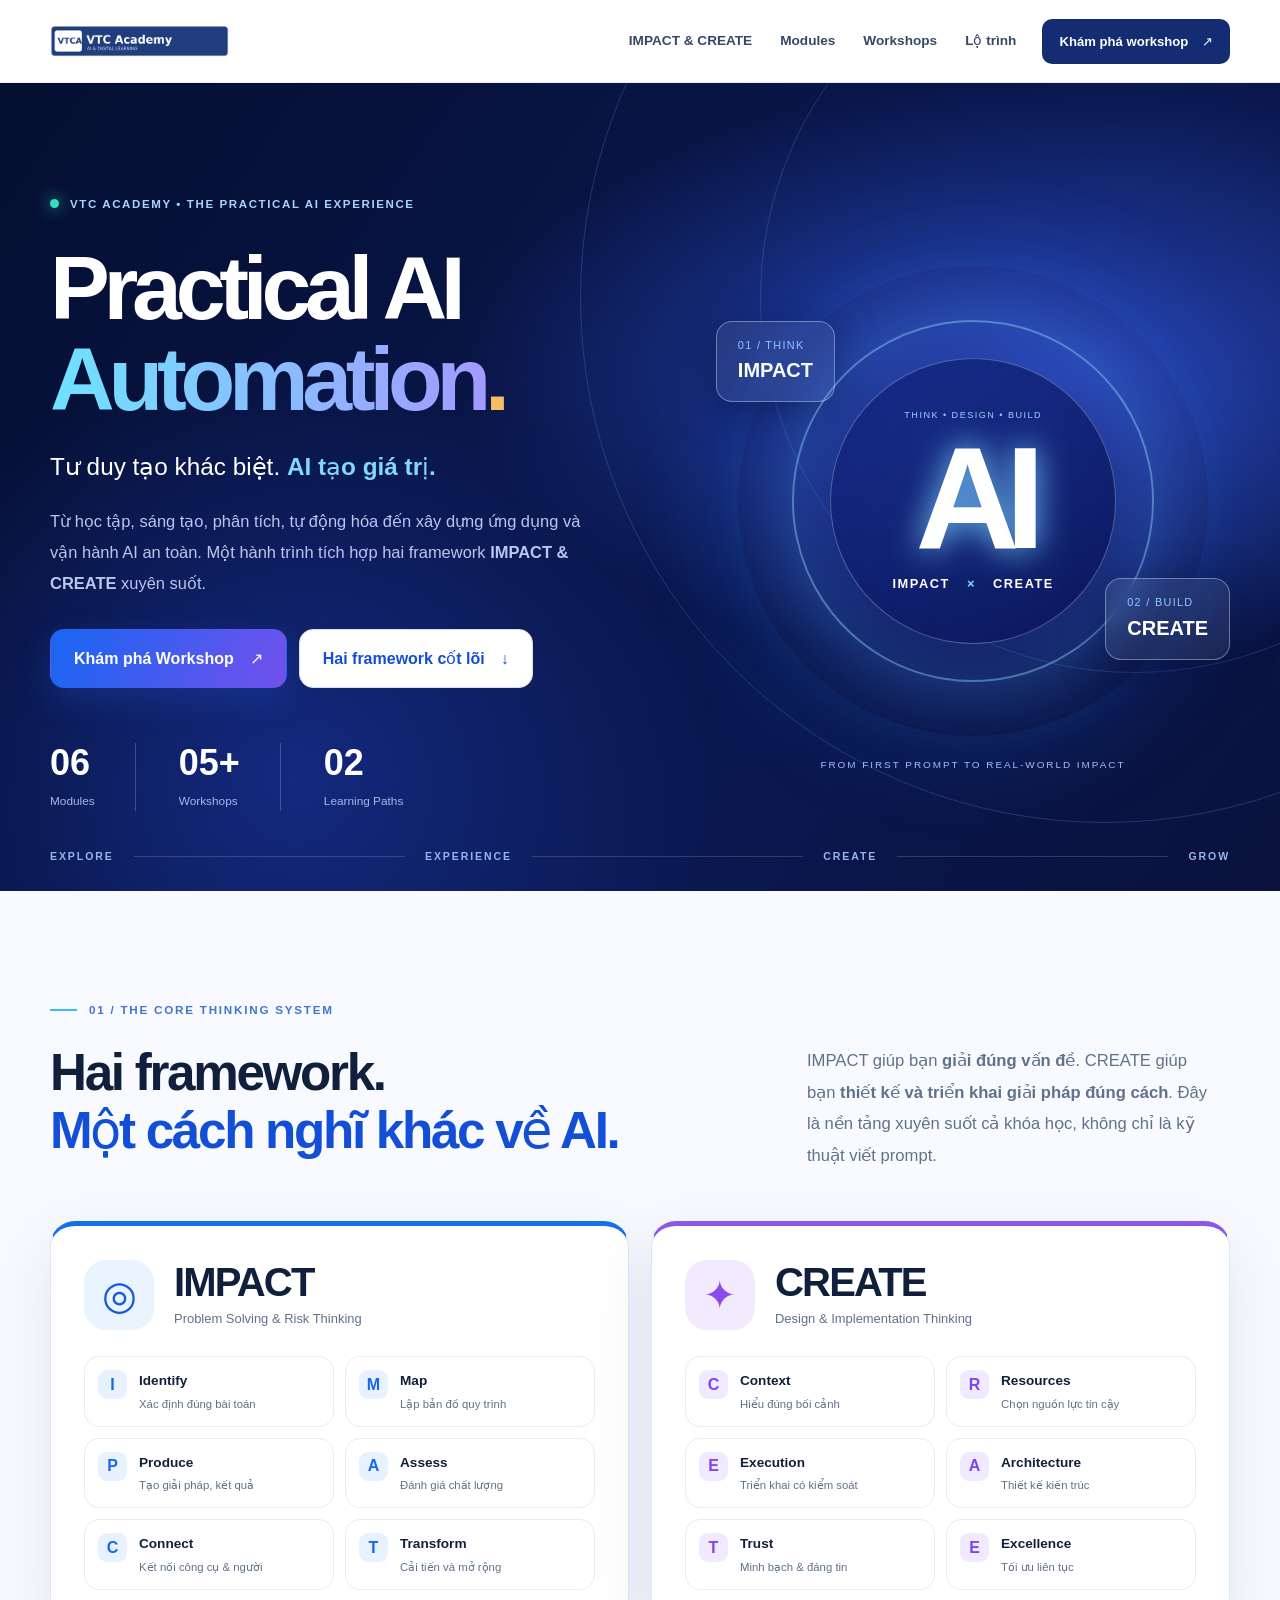
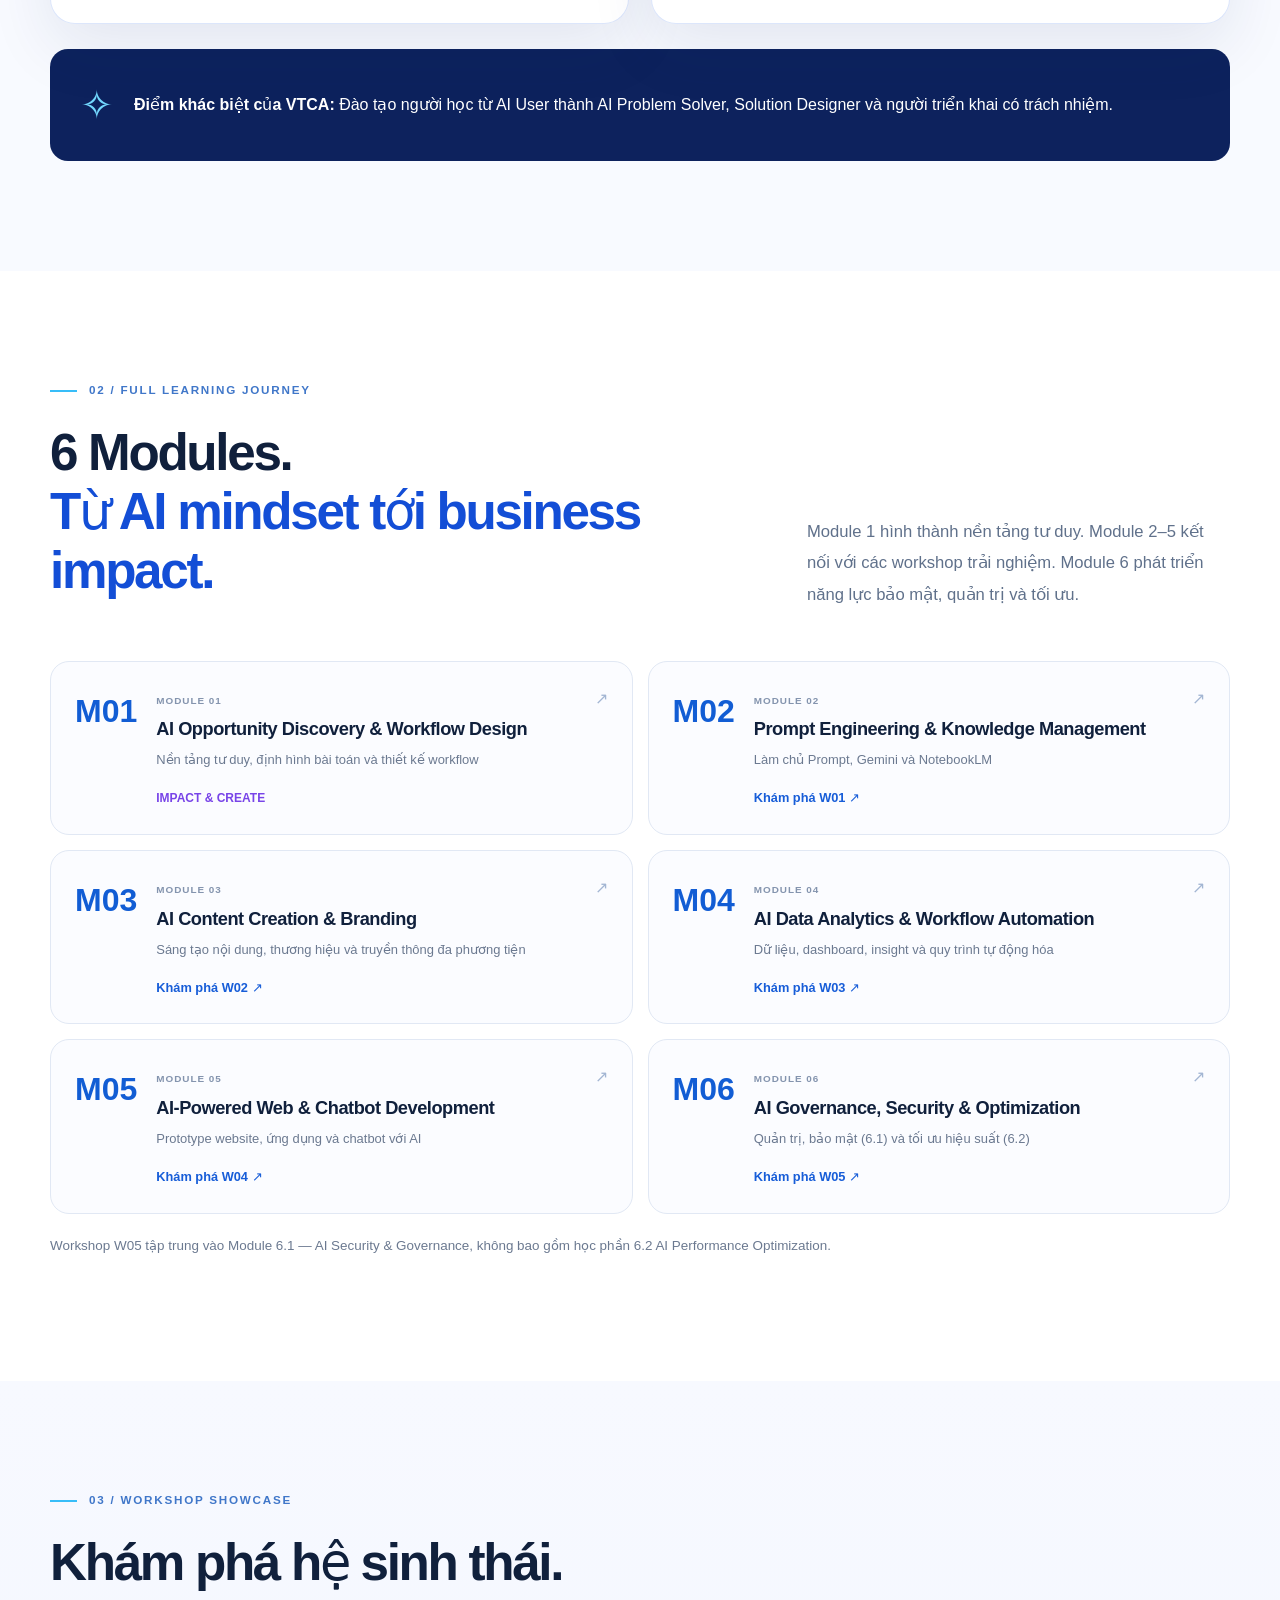
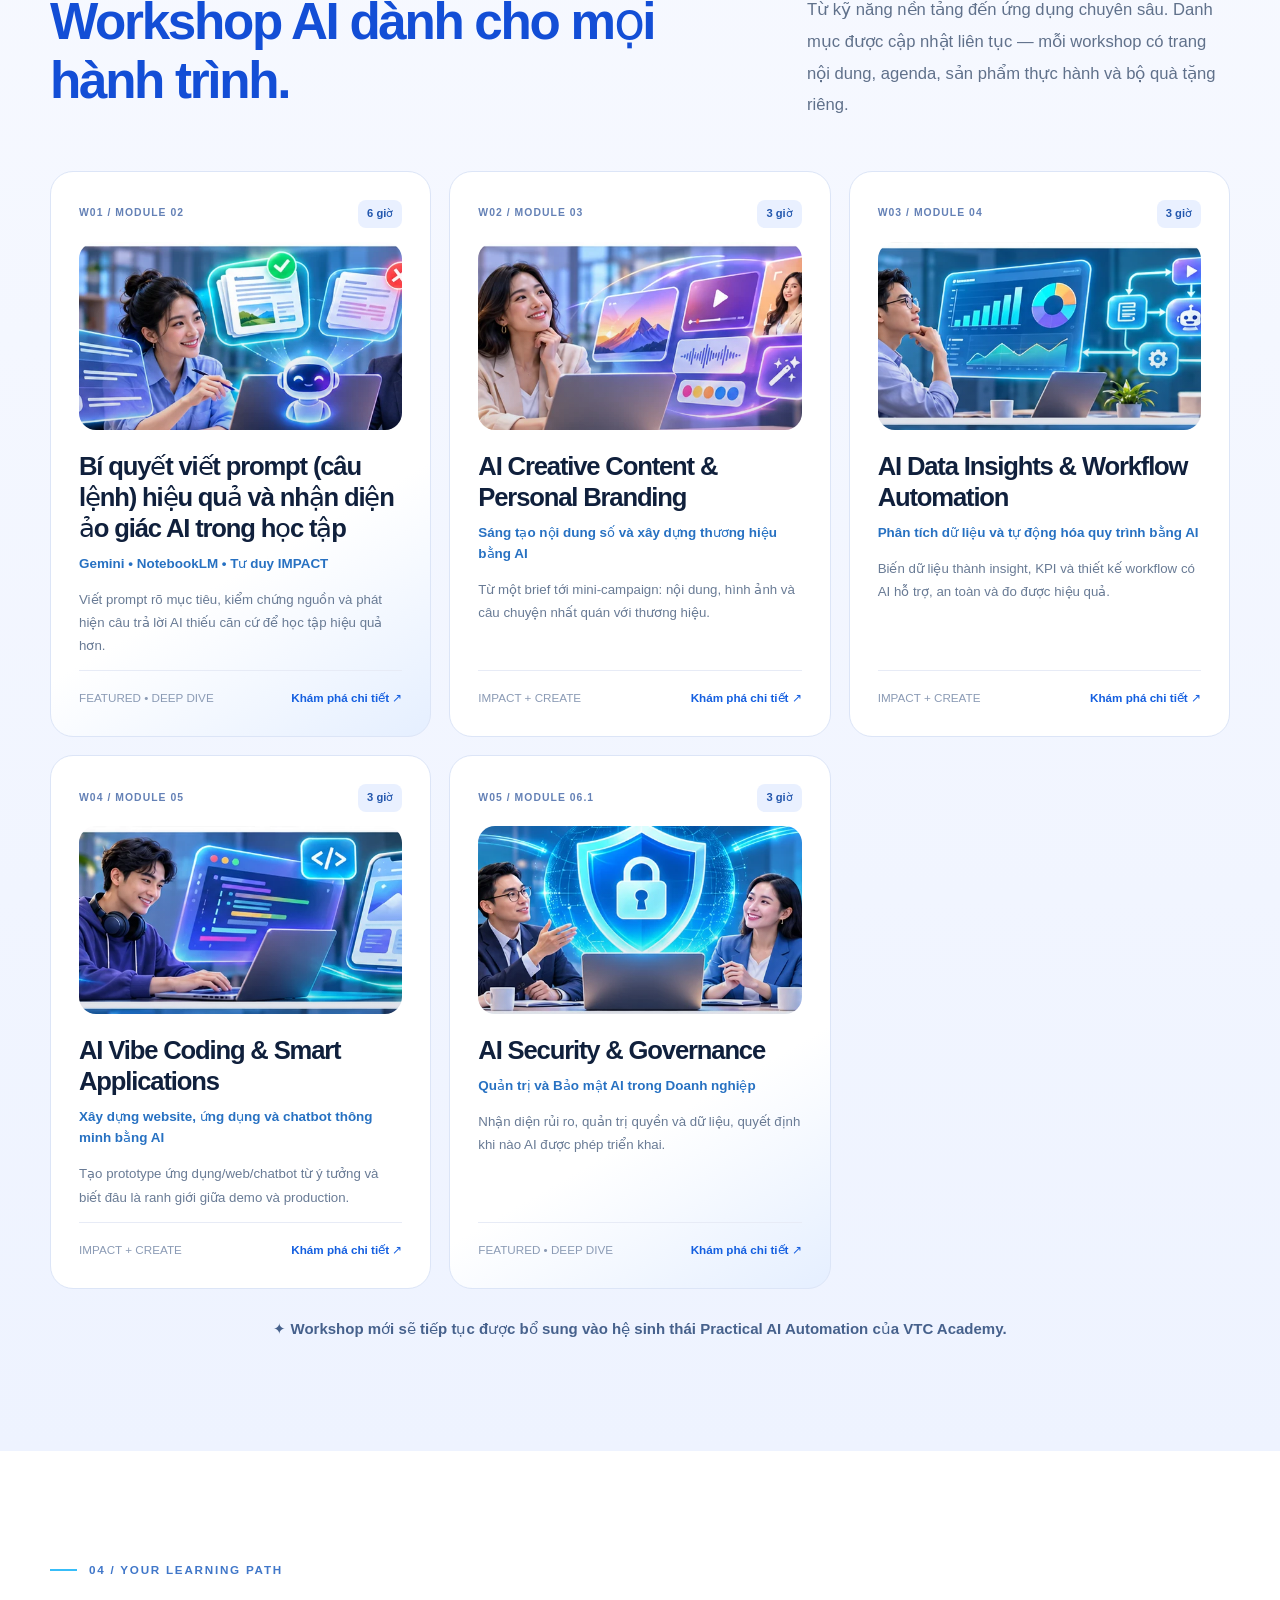
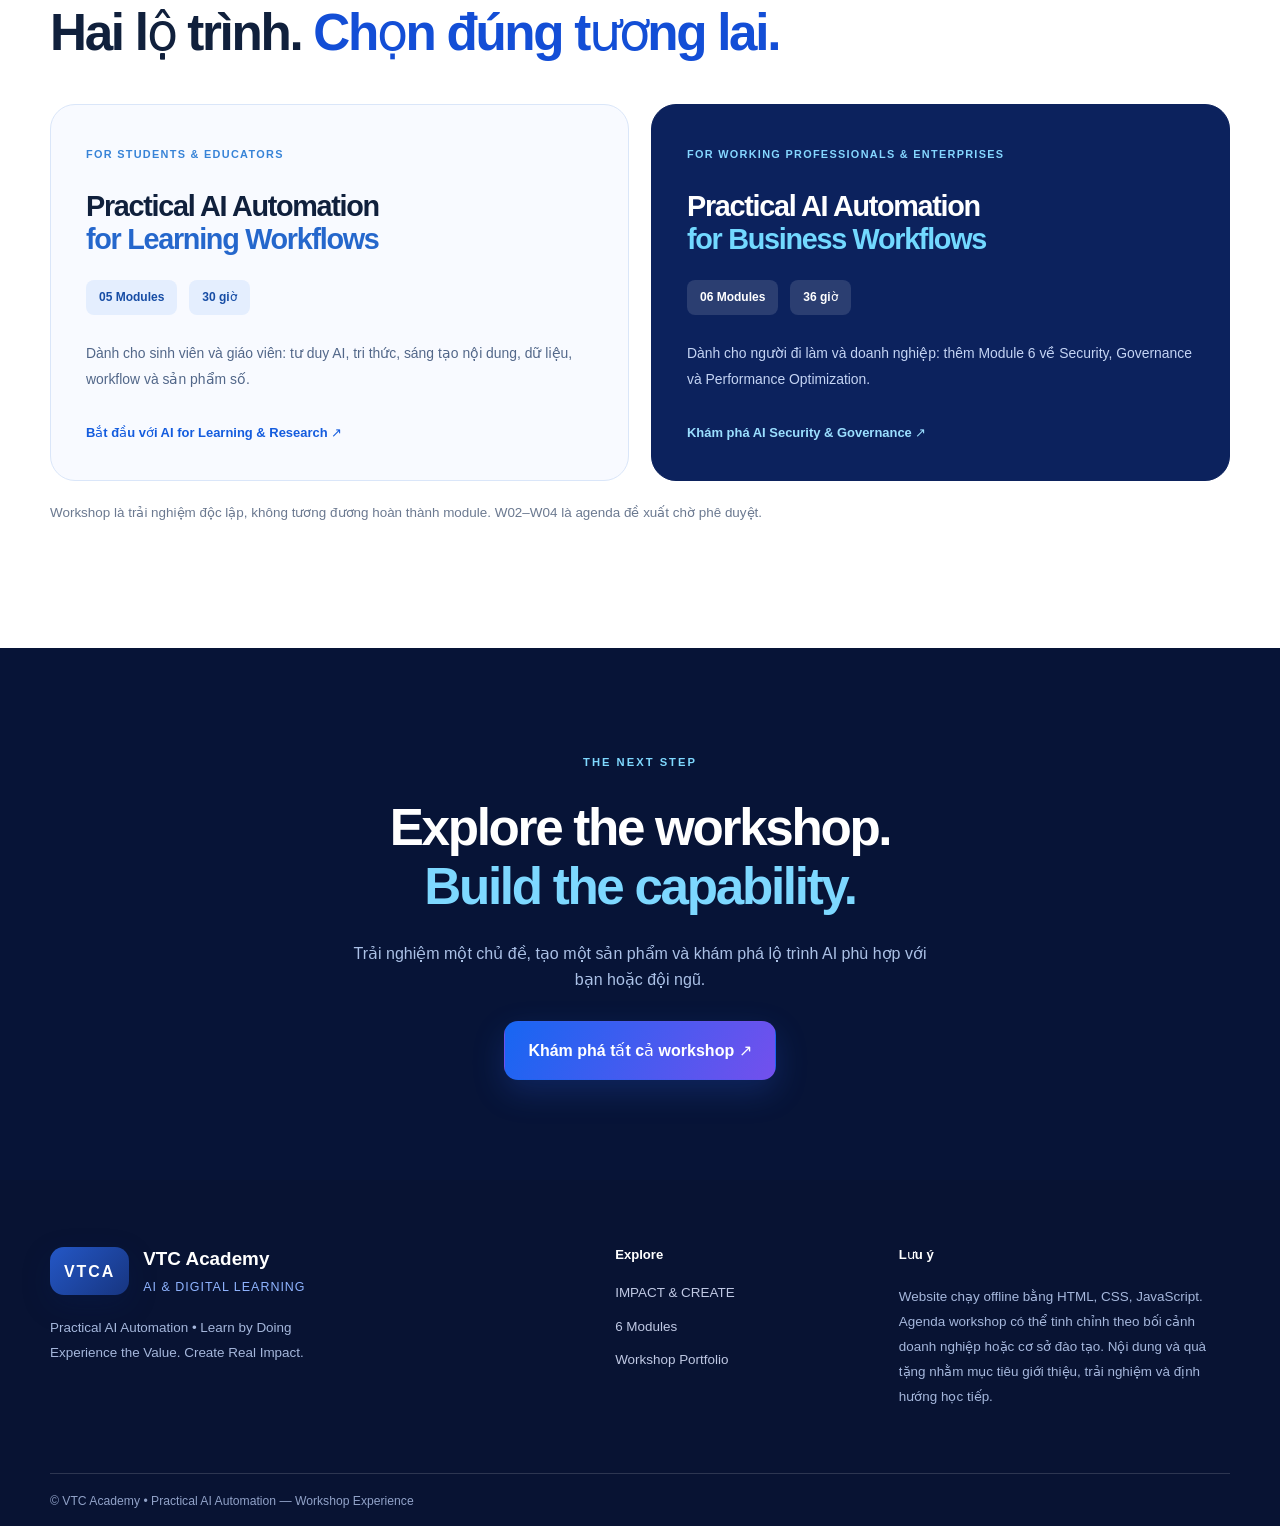
<file: index.html>
<!DOCTYPE html>

<html lang="vi"><head><meta charset="utf-8"/><meta content="width=device-width,initial-scale=1" name="viewport"/><meta content="light" name="color-scheme"/><meta content="Website đào tạo Practical AI Automation, IMPACT &amp; CREATE và hệ sinh thái 5 workshop VTCA" name="description"/><title>Practical AI Automation — WOW Showcase | VTC Academy</title><link href="styles.css" rel="stylesheet"/></head><body><header class="site-header"><div class="container header-inner"><a aria-label="VTC Academy Home" class="logo" href="index.html"><img alt="VTC Academy" src="assets/vtca-wordmark.png"/></a><nav class="desktop-nav"><a href="index.html#frameworks">IMPACT &amp; CREATE</a><a href="index.html#modules">Modules</a><a href="index.html#workshops">Workshops</a><a href="index.html#pathways">Lộ trình</a></nav><a class="header-cta" href="index.html#workshops">Khám phá workshop <span>↗</span></a><button aria-expanded="false" aria-label="Mở menu" class="menu-toggle">☰</button></div><nav class="mobile-nav"><a href="index.html">Trang chủ</a><a href="index.html#frameworks">IMPACT &amp; CREATE</a><a href="index.html#modules">Modules</a><a href="index.html#workshops">Workshops</a></nav></header><main><section class="home-hero" id="top"><div class="hero-aura aura-one"></div><div class="hero-aura aura-two"></div><div class="container home-hero-grid"><div class="home-hero-copy"><span class="hero-label"><i></i> VTC ACADEMY • THE PRACTICAL AI EXPERIENCE</span><h1>Practical AI<br/><em>Automation<span>.</span></em></h1><p class="hero-big">Tư duy tạo khác biệt. <b>AI tạo giá trị.</b></p><p class="hero-summary">Từ học tập, sáng tạo, phân tích, tự động hóa đến xây dựng ứng dụng và vận hành AI an toàn. Một hành trình tích hợp hai framework <b>IMPACT &amp; CREATE</b> xuyên suốt.</p><div class="button-row"><a class="btn btn-primary" href="#workshops">Khám phá Workshop<span>↗</span></a><a class="btn btn-outline" href="#frameworks">Hai framework cốt lõi <span>↓</span></a></div><div class="metric-row"><div><strong>06</strong><span>Modules</span></div><div><strong>05+</strong><span>Workshops</span></div><div><strong>02</strong><span>Learning Paths</span></div></div></div><div class="hero-experience"><div class="floating-note note-one">01 / THINK<br/><strong>IMPACT</strong></div><div class="hero-orb"><div class="orb-rim"><div class="orb-inner"><small>THINK • DESIGN • BUILD</small><strong>AI</strong><span>IMPACT <i>×</i> CREATE</span></div></div></div><div class="floating-note note-two">02 / BUILD<br/><strong>CREATE</strong></div><div class="orb-caption">FROM FIRST PROMPT TO REAL-WORLD IMPACT</div></div></div><div class="container hero-bottom"><span>EXPLORE</span><div></div><span>EXPERIENCE</span><div></div><span>CREATE</span><div></div><span>GROW</span></div></section><section class="section section-framework" id="frameworks"><div class="container"><div class="kicker"><span class="kicker-line"></span> 01 / THE CORE THINKING SYSTEM</div><div class="section-heading split"><div><h2>Hai framework.<br/><em>Một cách nghĩ khác về AI.</em></h2></div><p>IMPACT giúp bạn <strong>giải đúng vấn đề</strong>. CREATE giúp bạn <strong>thiết kế và triển khai giải pháp đúng cách</strong>. Đây là nền tảng xuyên suốt cả khóa học, không chỉ là kỹ thuật viết prompt.</p></div><div class="framework-grid"><div class="framework-panel impact"><div class="framework-heading"><span class="framework-glyph">◎</span><div><h3>IMPACT</h3><small>Problem Solving &amp; Risk Thinking</small></div></div><div class="framework-step-list"><div class="framework-step"><b>I</b><div><strong>Identify</strong><span>Xác định đúng bài toán</span></div></div><div class="framework-step"><b>M</b><div><strong>Map</strong><span>Lập bản đồ quy trình</span></div></div><div class="framework-step"><b>P</b><div><strong>Produce</strong><span>Tạo giải pháp, kết quả</span></div></div><div class="framework-step"><b>A</b><div><strong>Assess</strong><span>Đánh giá chất lượng</span></div></div><div class="framework-step"><b>C</b><div><strong>Connect</strong><span>Kết nối công cụ &amp; người</span></div></div><div class="framework-step"><b>T</b><div><strong>Transform</strong><span>Cải tiến và mở rộng</span></div></div></div></div><div class="framework-panel create"><div class="framework-heading"><span class="framework-glyph">✦</span><div><h3>CREATE</h3><small>Design &amp; Implementation Thinking</small></div></div><div class="framework-step-list"><div class="framework-step"><b>C</b><div><strong>Context</strong><span>Hiểu đúng bối cảnh</span></div></div><div class="framework-step"><b>R</b><div><strong>Resources</strong><span>Chọn nguồn lực tin cậy</span></div></div><div class="framework-step"><b>E</b><div><strong>Execution</strong><span>Triển khai có kiểm soát</span></div></div><div class="framework-step"><b>A</b><div><strong>Architecture</strong><span>Thiết kế kiến trúc</span></div></div><div class="framework-step"><b>T</b><div><strong>Trust</strong><span>Minh bạch &amp; đáng tin</span></div></div><div class="framework-step"><b>E</b><div><strong>Excellence</strong><span>Tối ưu liên tục</span></div></div></div></div></div><div class="insight-ribbon"><span>✧</span><p><strong>Điểm khác biệt của VTCA:</strong> Đào tạo người học từ AI User thành AI Problem Solver, Solution Designer và người triển khai có trách nhiệm.</p></div></div></section><section class="section module-section" id="modules"><div class="container"><div class="kicker"><span class="kicker-line"></span> 02 / FULL LEARNING JOURNEY</div><div class="section-heading split"><h2>6 Modules.<br/><em>Từ AI mindset tới business impact.</em></h2><p>Module 1 hình thành nền tảng tư duy. Module 2–5 kết nối với các workshop trải nghiệm. Module 6 phát triển năng lực bảo mật, quản trị và tối ưu.</p></div><div class="module-list"><article class="module-card"><div class="module-no">M01</div><div class="module-body"><span class="module-index">MODULE 01</span><h3>AI Opportunity Discovery &amp; Workflow Design</h3><p>Nền tảng tư duy, định hình bài toán và thiết kế workflow</p><span class="module-foundation">IMPACT &amp; CREATE</span></div><span class="module-right">↗</span></article><article class="module-card"><div class="module-no">M02</div><div class="module-body"><span class="module-index">MODULE 02</span><h3>Prompt Engineering &amp; Knowledge Management</h3><p>Làm chủ Prompt, Gemini và NotebookLM</p><a class="inline-link" href="workshop-learning.html">Khám phá W01 ↗</a></div><span class="module-right">↗</span></article><article class="module-card"><div class="module-no">M03</div><div class="module-body"><span class="module-index">MODULE 03</span><h3>AI Content Creation &amp; Branding</h3><p>Sáng tạo nội dung, thương hiệu và truyền thông đa phương tiện</p><a class="inline-link" href="workshop-creative.html">Khám phá W02 ↗</a></div><span class="module-right">↗</span></article><article class="module-card"><div class="module-no">M04</div><div class="module-body"><span class="module-index">MODULE 04</span><h3>AI Data Analytics &amp; Workflow Automation</h3><p>Dữ liệu, dashboard, insight và quy trình tự động hóa</p><a class="inline-link" href="workshop-data.html">Khám phá W03 ↗</a></div><span class="module-right">↗</span></article><article class="module-card"><div class="module-no">M05</div><div class="module-body"><span class="module-index">MODULE 05</span><h3>AI-Powered Web &amp; Chatbot Development</h3><p>Prototype website, ứng dụng và chatbot với AI</p><a class="inline-link" href="workshop-vibe.html">Khám phá W04 ↗</a></div><span class="module-right">↗</span></article><article class="module-card"><div class="module-no">M06</div><div class="module-body"><span class="module-index">MODULE 06</span><h3>AI Governance, Security &amp; Optimization</h3><p>Quản trị, bảo mật (6.1) và tối ưu hiệu suất (6.2)</p><a class="inline-link" href="workshop-security.html">Khám phá W05 ↗</a></div><span class="module-right">↗</span></article></div><p class="section-note">Workshop W05 tập trung vào Module 6.1 — AI Security &amp; Governance, không bao gồm học phần 6.2 AI Performance Optimization.</p></div></section><section class="section workshop-section" id="workshops"><div class="container"><div class="kicker"><span class="kicker-line"></span> 03 / WORKSHOP SHOWCASE</div><div class="section-heading split"><div><h2>Khám phá hệ sinh thái.<br/><em>Workshop AI dành cho mọi hành trình.</em></h2></div><p>Từ kỹ năng nền tảng đến ứng dụng chuyên sâu. Danh mục được cập nhật liên tục — mỗi workshop có trang nội dung, agenda, sản phẩm thực hành và bộ quà tặng riêng.</p></div><div class="workshop-grid"><a class="workshop-card feature-card" href="workshop-learning.html"><div class="workshop-card-head"><span class="workshop-index">W01 / MODULE 02</span><span class="workshop-length">6 giờ</span></div><div class="workshop-card-visual"><img alt="Hình minh họa workshop learning" loading="lazy" src="assets/workshop-learning-illustration.webp"/></div><h3>Bí quyết viết prompt (câu lệnh) hiệu quả và nhận diện ảo giác AI trong học tập</h3><p class="workshop-sub">Gemini • NotebookLM • Tư duy IMPACT</p><p class="workshop-card-desc">Viết prompt rõ mục tiêu, kiểm chứng nguồn và phát hiện câu trả lời AI thiếu căn cứ để học tập hiệu quả hơn.</p><div class="card-foot"><span>FEATURED • DEEP DIVE</span><b>Khám phá chi tiết ↗</b></div></a><a class="workshop-card" href="workshop-creative.html"><div class="workshop-card-head"><span class="workshop-index">W02 / MODULE 03</span><span class="workshop-length">3 giờ</span></div><div class="workshop-card-visual"><img alt="Hình minh họa workshop creative" loading="lazy" src="assets/workshop-creative-illustration.webp"/></div><h3>AI Creative Content &amp; Personal Branding</h3><p class="workshop-sub">Sáng tạo nội dung số và xây dựng thương hiệu bằng AI</p><p class="workshop-card-desc">Từ một brief tới mini-campaign: nội dung, hình ảnh và câu chuyện nhất quán với thương hiệu.</p><div class="card-foot"><span>IMPACT + CREATE</span><b>Khám phá chi tiết ↗</b></div></a><a class="workshop-card" href="workshop-data.html"><div class="workshop-card-head"><span class="workshop-index">W03 / MODULE 04</span><span class="workshop-length">3 giờ</span></div><div class="workshop-card-visual"><img alt="Hình minh họa workshop data" loading="lazy" src="assets/workshop-data-illustration.webp"/></div><h3>AI Data Insights &amp; Workflow Automation</h3><p class="workshop-sub">Phân tích dữ liệu và tự động hóa quy trình bằng AI</p><p class="workshop-card-desc">Biến dữ liệu thành insight, KPI và thiết kế workflow có AI hỗ trợ, an toàn và đo được hiệu quả.</p><div class="card-foot"><span>IMPACT + CREATE</span><b>Khám phá chi tiết ↗</b></div></a><a class="workshop-card" href="workshop-vibe.html"><div class="workshop-card-head"><span class="workshop-index">W04 / MODULE 05</span><span class="workshop-length">3 giờ</span></div><div class="workshop-card-visual"><img alt="Hình minh họa workshop vibe" loading="lazy" src="assets/workshop-vibe-illustration.webp"/></div><h3>AI Vibe Coding &amp; Smart Applications</h3><p class="workshop-sub">Xây dựng website, ứng dụng và chatbot thông minh bằng AI</p><p class="workshop-card-desc">Tạo prototype ứng dụng/web/chatbot từ ý tưởng và biết đâu là ranh giới giữa demo và production.</p><div class="card-foot"><span>IMPACT + CREATE</span><b>Khám phá chi tiết ↗</b></div></a><a class="workshop-card feature-card" href="workshop-security.html"><div class="workshop-card-head"><span class="workshop-index">W05 / MODULE 06.1</span><span class="workshop-length">3 giờ</span></div><div class="workshop-card-visual"><img alt="Hình minh họa workshop security" loading="lazy" src="assets/workshop-security-illustration.webp"/></div><h3>AI Security &amp; Governance</h3><p class="workshop-sub">Quản trị và Bảo mật AI trong Doanh nghiệp</p><p class="workshop-card-desc">Nhận diện rủi ro, quản trị quyền và dữ liệu, quyết định khi nào AI được phép triển khai.</p><div class="card-foot"><span>FEATURED • DEEP DIVE</span><b>Khám phá chi tiết ↗</b></div></a></div><p class="workshop-growth-note">✦ Workshop mới sẽ tiếp tục được bổ sung vào hệ sinh thái Practical AI Automation của VTC Academy.</p></div></section><section class="section pathways" id="pathways"><div class="container"><div class="kicker"><span class="kicker-line"></span> 04 / YOUR LEARNING PATH</div><div class="section-heading"><h2>Hai lộ trình. <em>Chọn đúng tương lai.</em></h2></div><div class="path-grid"><div class="path-card"><span class="path-mini">FOR STUDENTS &amp; EDUCATORS</span><h3>Practical AI Automation<br/><em>for Learning Workflows</em></h3><div class="path-numbers"><b>05 Modules</b><b>30 giờ</b></div><p>Dành cho sinh viên và giáo viên: tư duy AI, tri thức, sáng tạo nội dung, dữ liệu, workflow và sản phẩm số.</p><a href="workshop-learning.html">Bắt đầu với AI for Learning &amp; Research ↗</a></div><div class="path-card business-path"><span class="path-mini">FOR WORKING PROFESSIONALS &amp; ENTERPRISES</span><h3>Practical AI Automation<br/><em>for Business Workflows</em></h3><div class="path-numbers"><b>06 Modules</b><b>36 giờ</b></div><p>Dành cho người đi làm và doanh nghiệp: thêm Module 6 về Security, Governance và Performance Optimization.</p><a href="workshop-security.html">Khám phá AI Security &amp; Governance ↗</a></div></div><p class="section-note">Workshop là trải nghiệm độc lập, không tương đương hoàn thành module. W02–W04 là agenda đề xuất chờ phê duyệt.</p></div></section><section class="bottom-cta"><div class="container"><span>THE NEXT STEP</span><h2>Explore the workshop.<br/><em>Build the capability.</em></h2><p>Trải nghiệm một chủ đề, tạo một sản phẩm và khám phá lộ trình AI phù hợp với bạn hoặc đội ngũ.</p><a class="btn btn-primary" href="#workshops">Khám phá tất cả workshop ↗</a></div></section></main><footer class="site-footer">
<div class="container footer-main">
<div>
<div class="footer-brand">
<span class="footer-brand-chip">VTCA</span>
<div class="footer-brand-meta">
<strong>VTC Academy</strong>
<small>AI &amp; Digital Learning</small>
</div>
</div>
<p>Practical AI Automation • Learn by Doing<br/>Experience the Value. Create Real Impact.</p>
</div>
<div>
<strong>Explore</strong>
<a href="index.html#frameworks">IMPACT &amp; CREATE</a>
<a href="index.html#modules">6 Modules</a>
<a href="index.html#workshops">Workshop Portfolio</a>
</div>
<div>
<strong>Lưu ý</strong>
<p>Website chạy offline bằng HTML, CSS, JavaScript. Agenda workshop có thể tinh chỉnh theo bối cảnh doanh nghiệp hoặc cơ sở đào tạo. Nội dung và quà tặng nhằm mục tiêu giới thiệu, trải nghiệm và định hướng học tiếp.</p>
</div>
</div>
<div class="container footer-bottom">© VTC Academy • Practical AI Automation — Workshop Experience</div>
</footer><div aria-hidden="true" aria-label="Xem ảnh lớn" class="lightbox" id="lightbox" role="dialog"><button aria-label="Đóng ảnh" class="lb-close">✕</button><button aria-label="Ảnh trước" class="lb-prev">‹</button><figure><img alt="Ảnh minh họa phóng to" id="lightboxImage"/><figcaption id="lightboxCaption"></figcaption></figure><button aria-label="Ảnh tiếp" class="lb-next">›</button></div><script src="script.js"></script></body></html>
</file>
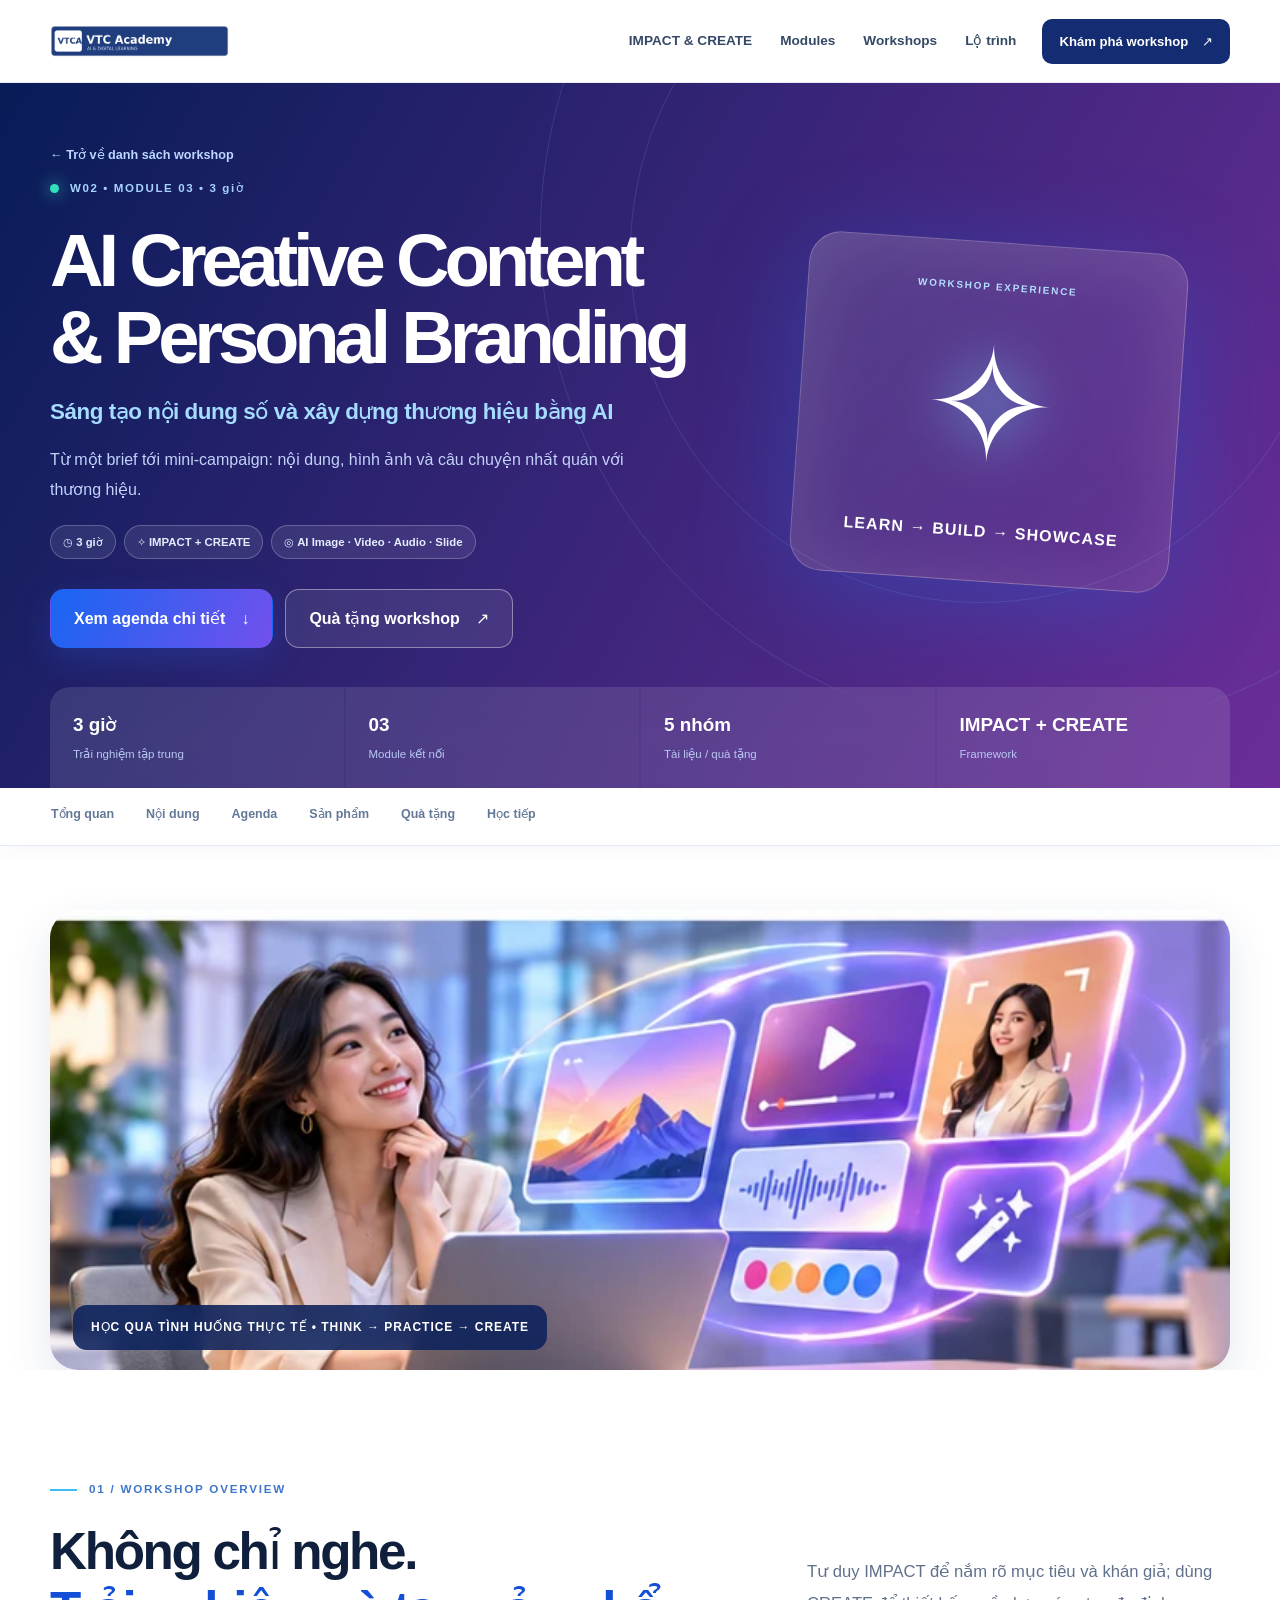
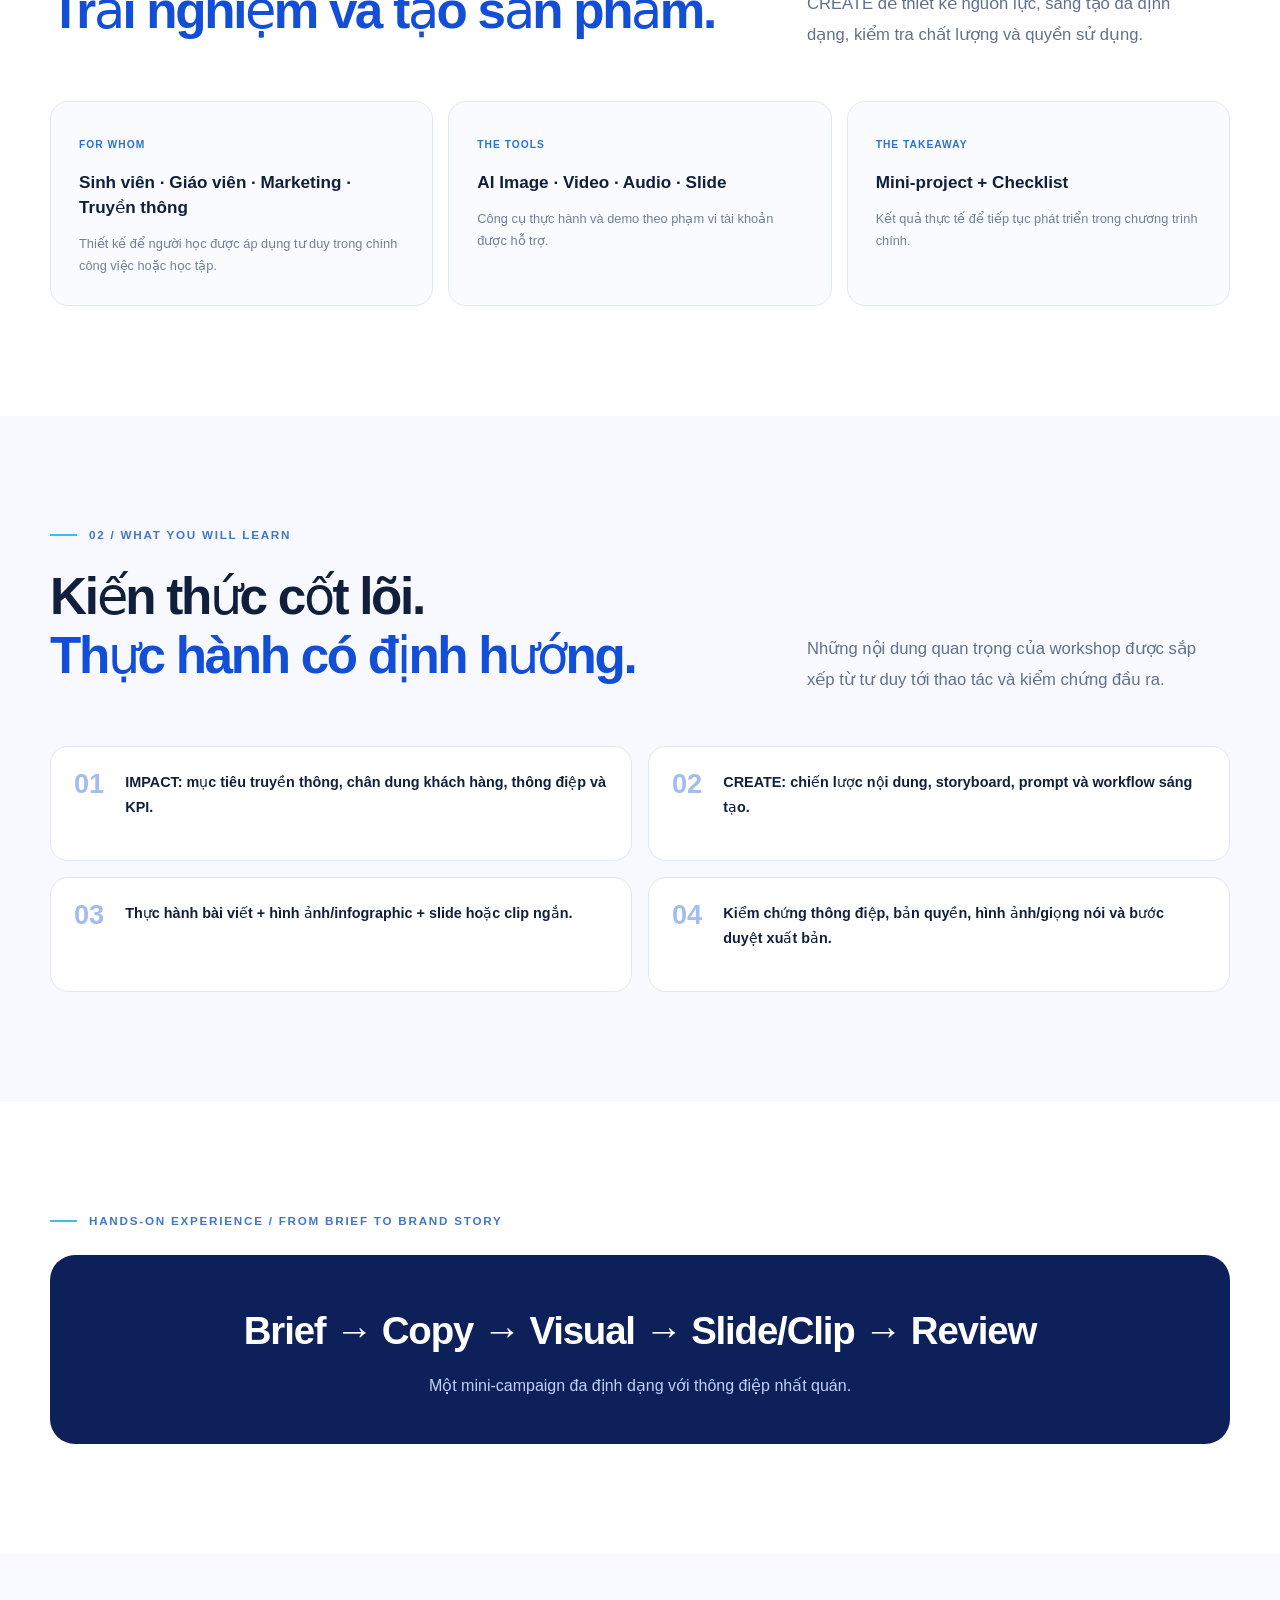
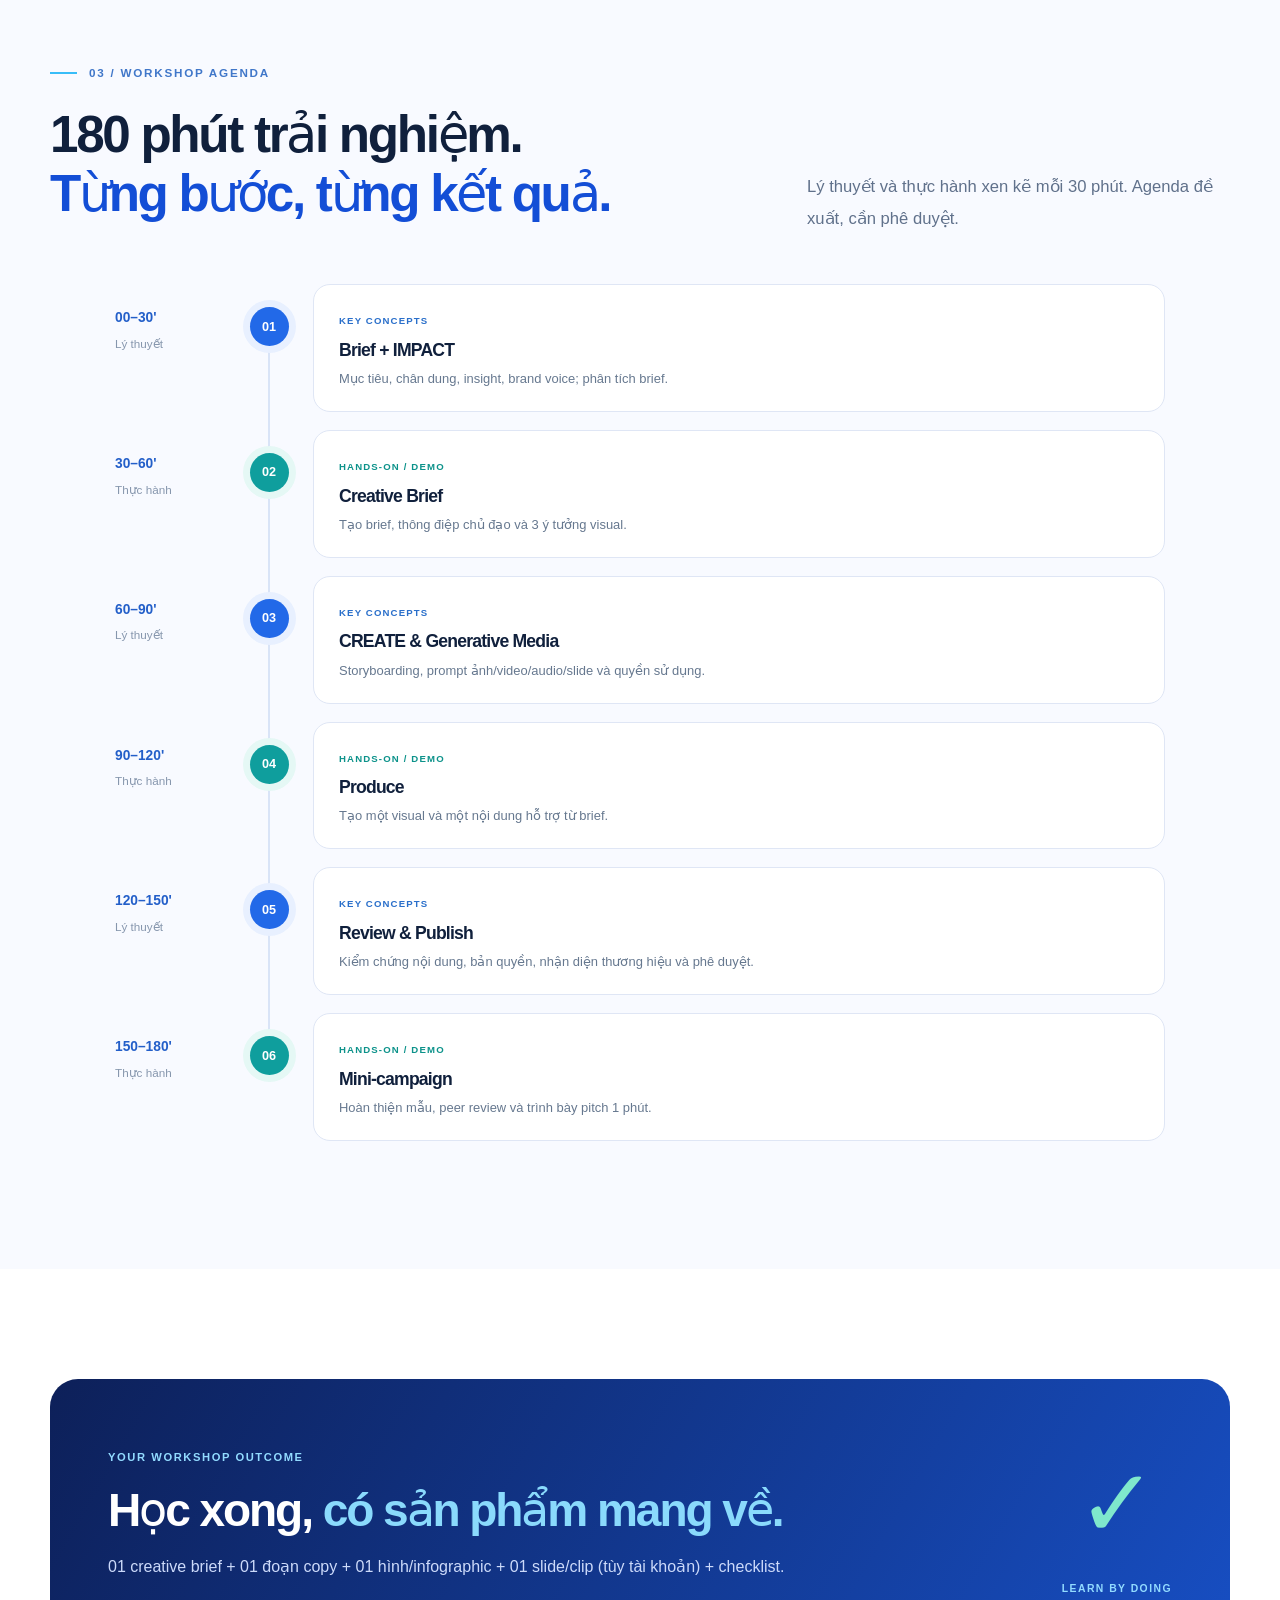
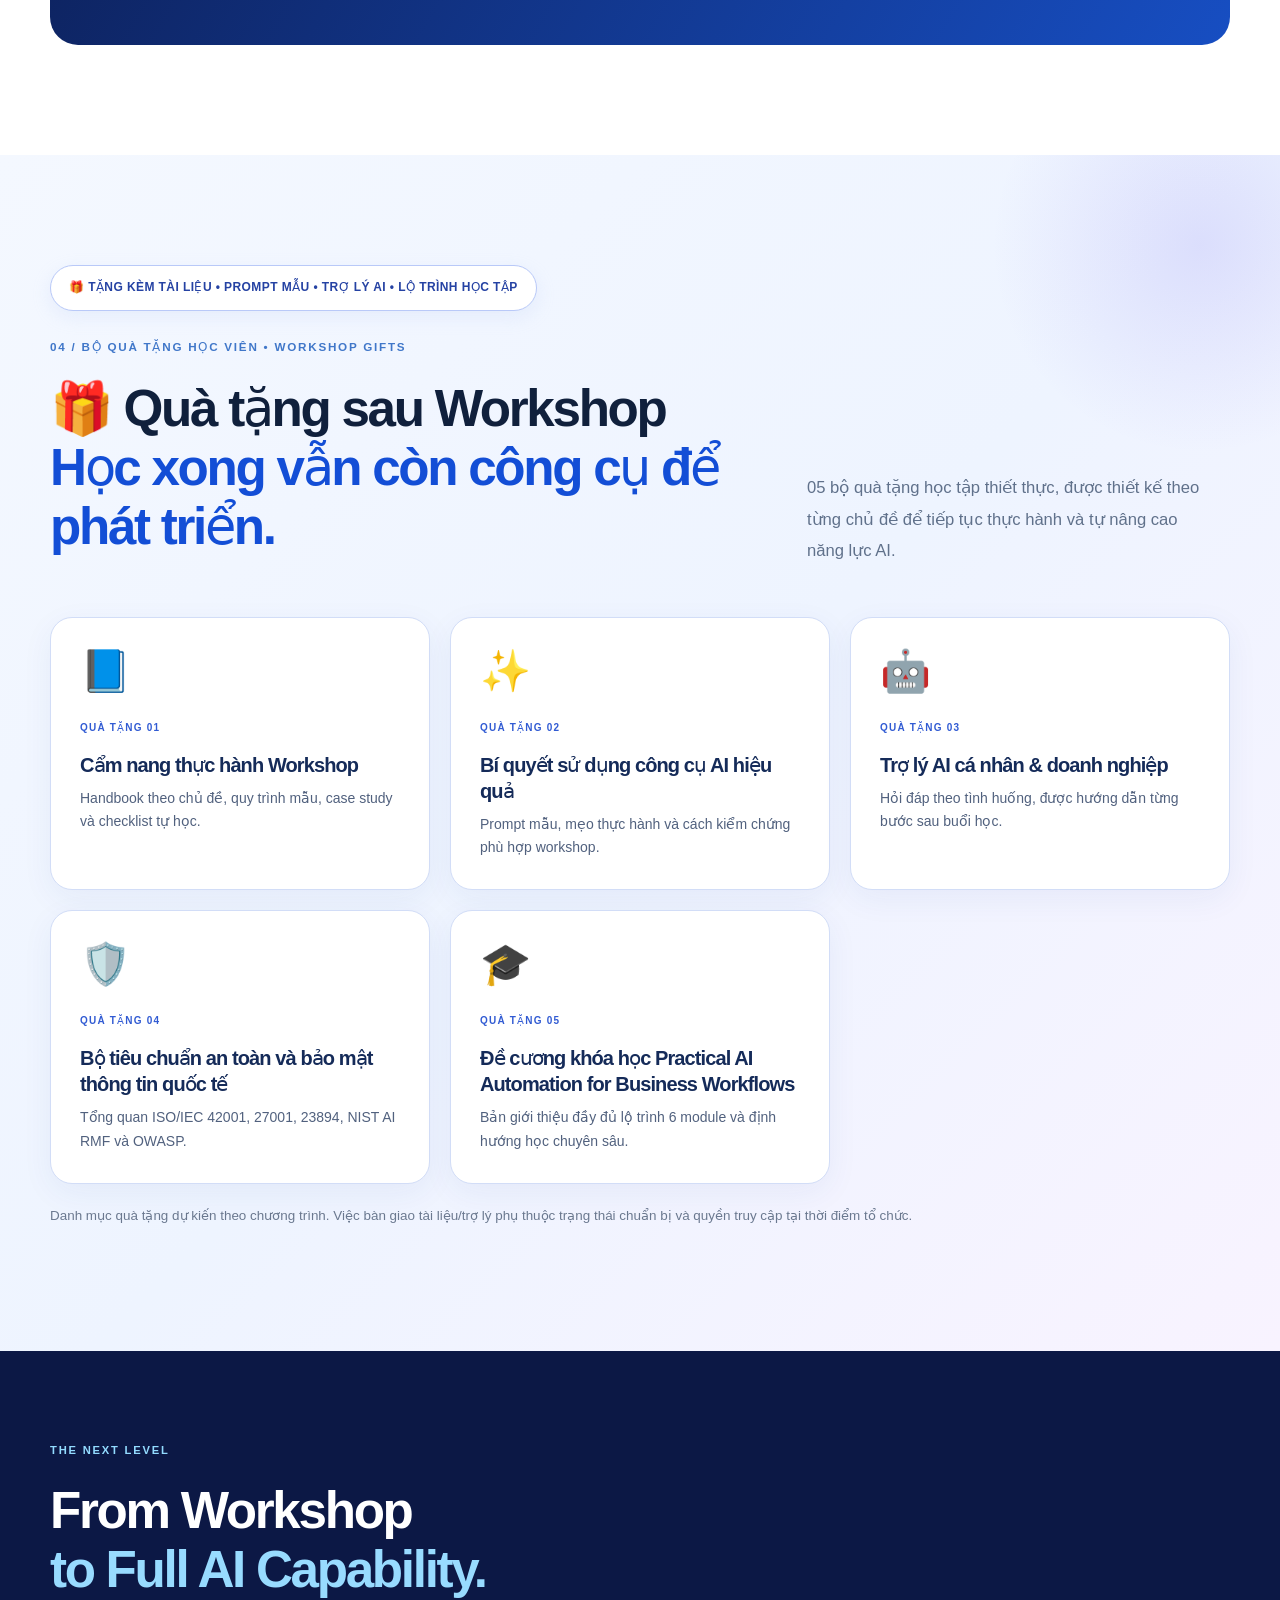
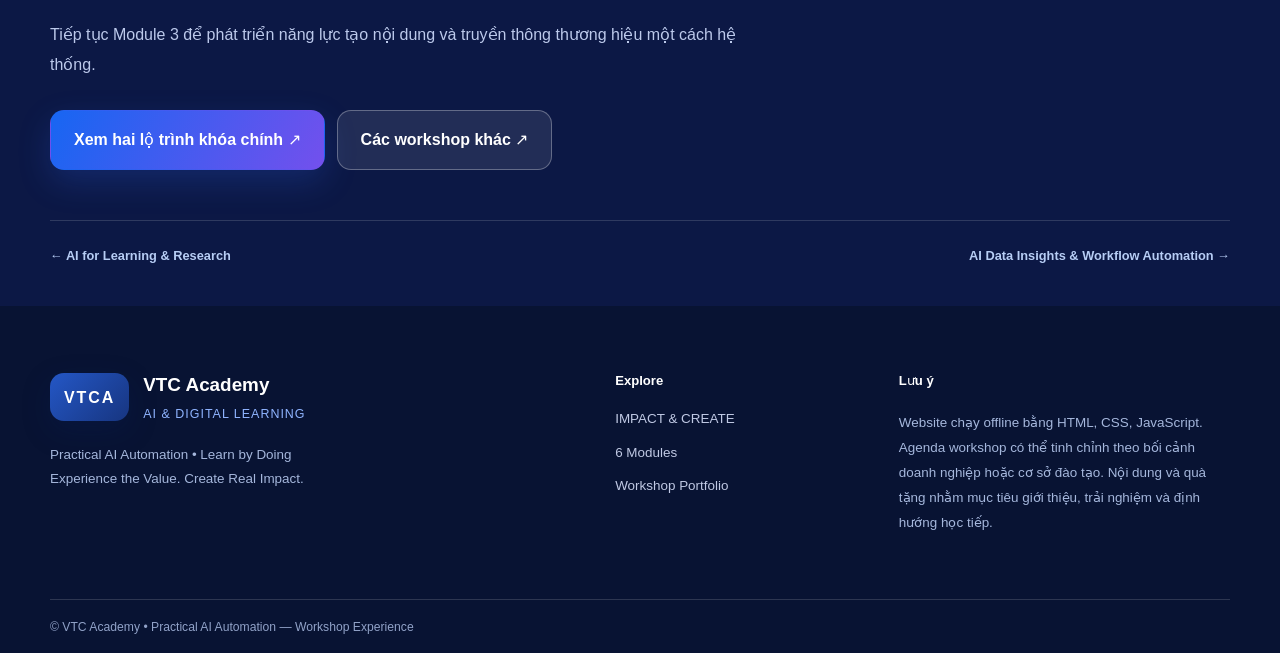
<file: workshop-creative.html>
<!DOCTYPE html>

<html lang="vi"><head><meta charset="utf-8"/><meta content="width=device-width,initial-scale=1" name="viewport"/><meta content="light" name="color-scheme"/><meta content="Từ một brief tới mini-campaign: nội dung, hình ảnh và câu chuyện nhất quán với thương hiệu." name="description"/><title>AI Creative Content &amp; Personal Branding | VTC Academy</title><link href="styles.css" rel="stylesheet"/></head><body><header class="site-header"><div class="container header-inner"><a aria-label="VTC Academy Home" class="logo" href="index.html"><img alt="VTC Academy" src="assets/vtca-wordmark.png"/></a><nav class="desktop-nav"><a href="index.html#frameworks">IMPACT &amp; CREATE</a><a href="index.html#modules">Modules</a><a href="index.html#workshops">Workshops</a><a href="index.html#pathways">Lộ trình</a></nav><a class="header-cta" href="index.html#workshops">Khám phá workshop <span>↗</span></a><button aria-expanded="false" aria-label="Mở menu" class="menu-toggle">☰</button></div><nav class="mobile-nav"><a href="index.html">Trang chủ</a><a href="index.html#frameworks">IMPACT &amp; CREATE</a><a href="index.html#modules">Modules</a><a href="index.html#workshops">Workshops</a></nav></header><main><section class="workshop-hero creative-theme"><div class="hero-glow-a"></div><div class="hero-glow-b"></div><div class="container"><a class="back-link" href="index.html#workshops">← Trở về danh sách workshop</a><div class="workshop-hero-inner"><div class="workshop-hero-copy"><span class="eyebrow"><span class="pulse-dot"></span>W02 • MODULE 03 • 3 giờ</span><h1>AI Creative Content &amp; Personal Branding</h1><h2>Sáng tạo nội dung số và xây dựng thương hiệu bằng AI</h2><p>Từ một brief tới mini-campaign: nội dung, hình ảnh và câu chuyện nhất quán với thương hiệu.</p><div class="hero-chips"><span>◷ 3 giờ</span><span>✧ IMPACT + CREATE</span><span>◎ AI Image · Video · Audio · Slide</span></div><div class="button-row"><a class="btn btn-primary" href="#agenda">Xem agenda chi tiết <span>↓</span></a><a class="btn btn-glass" href="#gifts">Quà tặng workshop <span>↗</span></a></div></div><div class="workshop-visual"><div class="hero-generic"><span>WORKSHOP EXPERIENCE</span><div>✧</div><strong>LEARN → BUILD → SHOWCASE</strong></div></div></div><div class="workshop-highlights"><div><strong>3 giờ</strong><span>Trải nghiệm tập trung</span></div><div><strong>03</strong><span>Module kết nối</span></div><div><strong>5 nhóm</strong><span>Tài liệu / quà tặng</span></div><div><strong>IMPACT + CREATE</strong><span>Framework</span></div></div></div></section><nav aria-label="Điều hướng workshop" class="page-subnav"><div class="container"><a href="#overview">Tổng quan</a><a href="#contents">Nội dung</a><a href="#agenda">Agenda</a><a href="#outcomes">Sản phẩm</a><a href="#gifts">Quà tặng</a><a href="#next">Học tiếp</a></div></nav><div class="workshop-editorial-banner container"><img alt="Minh họa trải nghiệm AI thực tế của học viên" loading="lazy" src="assets/workshop-creative-illustration.webp"/><div class="editorial-caption">HỌC QUA TÌNH HUỐNG THỰC TẾ  •  THINK → PRACTICE → CREATE</div></div><section class="section overview-section" id="overview"><div class="container"><div class="kicker"><span class="kicker-line"></span> 01 / WORKSHOP OVERVIEW</div><div class="section-heading split"><h2>Không chỉ nghe.<br/><em>Trải nghiệm và tạo sản phẩm.</em></h2><p>Tư duy IMPACT để nắm rõ mục tiêu và khán giả; dùng CREATE để thiết kế nguồn lực, sáng tạo đa định dạng, kiểm tra chất lượng và quyền sử dụng.</p></div><div class="overview-feature-grid"><div class="overview-feature"><span>FOR WHOM</span><strong>Sinh viên · Giáo viên · Marketing · Truyền thông</strong><p>Thiết kế để người học được áp dụng tư duy trong chính công việc hoặc học tập.</p></div><div class="overview-feature"><span>THE TOOLS</span><strong>AI Image · Video · Audio · Slide</strong><p>Công cụ thực hành và demo theo phạm vi tài khoản được hỗ trợ.</p></div><div class="overview-feature"><span>THE TAKEAWAY</span><strong>Mini-project + Checklist</strong><p>Kết quả thực tế để tiếp tục phát triển trong chương trình chính.</p></div></div></div></section><section class="section content-section" id="contents"><div class="container"><div class="kicker"><span class="kicker-line"></span> 02 / WHAT YOU WILL LEARN</div><div class="section-heading split"><h2>Kiến thức cốt lõi.<br/><em>Thực hành có định hướng.</em></h2><p>Những nội dung quan trọng của workshop được sắp xếp từ tư duy tới thao tác và kiểm chứng đầu ra.</p></div><div class="topic-grid"><article class="topic-card"><span>01</span><p>IMPACT: mục tiêu truyền thông, chân dung khách hàng, thông điệp và KPI.</p></article><article class="topic-card"><span>02</span><p>CREATE: chiến lược nội dung, storyboard, prompt và workflow sáng tạo.</p></article><article class="topic-card"><span>03</span><p>Thực hành bài viết + hình ảnh/infographic + slide hoặc clip ngắn.</p></article><article class="topic-card"><span>04</span><p>Kiểm chứng thông điệp, bản quyền, hình ảnh/giọng nói và bước duyệt xuất bản.</p></article></div></div></section><section class="section mini-experience"><div class="container"><div class="kicker"><span class="kicker-line"></span> HANDS-ON EXPERIENCE / FROM BRIEF TO BRAND STORY</div><div class="mini-flow"><strong>Brief → Copy → Visual → Slide/Clip → Review</strong><p>Một mini-campaign đa định dạng với thông điệp nhất quán.</p></div></div></section><section class="section agenda-section" id="agenda"><div class="container"><div class="kicker"><span class="kicker-line"></span> 03 / WORKSHOP AGENDA</div><div class="section-heading split"><h2>180 phút trải nghiệm.<br/><em>Từng bước, từng kết quả.</em></h2><p>Lý thuyết và thực hành xen kẽ mỗi 30 phút. Agenda đề xuất, cần phê duyệt.</p></div><div class="agenda-timeline"><div class="agenda-item theory"><div class="agenda-time"><span>00–30'</span><small>Lý thuyết</small></div><div class="agenda-track"><span>01</span></div><div class="agenda-content"><span class="agenda-chip">KEY CONCEPTS</span><h3>Brief + IMPACT</h3><p>Mục tiêu, chân dung, insight, brand voice; phân tích brief.</p></div></div><div class="agenda-item practice"><div class="agenda-time"><span>30–60'</span><small>Thực hành</small></div><div class="agenda-track"><span>02</span></div><div class="agenda-content"><span class="agenda-chip">HANDS-ON / DEMO</span><h3>Creative Brief</h3><p>Tạo brief, thông điệp chủ đạo và 3 ý tưởng visual.</p></div></div><div class="agenda-item theory"><div class="agenda-time"><span>60–90'</span><small>Lý thuyết</small></div><div class="agenda-track"><span>03</span></div><div class="agenda-content"><span class="agenda-chip">KEY CONCEPTS</span><h3>CREATE &amp; Generative Media</h3><p>Storyboarding, prompt ảnh/video/audio/slide và quyền sử dụng.</p></div></div><div class="agenda-item practice"><div class="agenda-time"><span>90–120'</span><small>Thực hành</small></div><div class="agenda-track"><span>04</span></div><div class="agenda-content"><span class="agenda-chip">HANDS-ON / DEMO</span><h3>Produce</h3><p>Tạo một visual và một nội dung hỗ trợ từ brief.</p></div></div><div class="agenda-item theory"><div class="agenda-time"><span>120–150'</span><small>Lý thuyết</small></div><div class="agenda-track"><span>05</span></div><div class="agenda-content"><span class="agenda-chip">KEY CONCEPTS</span><h3>Review &amp; Publish</h3><p>Kiểm chứng nội dung, bản quyền, nhận diện thương hiệu và phê duyệt.</p></div></div><div class="agenda-item practice"><div class="agenda-time"><span>150–180'</span><small>Thực hành</small></div><div class="agenda-track"><span>06</span></div><div class="agenda-content"><span class="agenda-chip">HANDS-ON / DEMO</span><h3>Mini-campaign</h3><p>Hoàn thiện mẫu, peer review và trình bày pitch 1 phút.</p></div></div></div></div></section><section class="section outcome-section" id="outcomes"><div class="container"><div class="outcome-box"><div><span>YOUR WORKSHOP OUTCOME</span><h2>Học xong, <em>có sản phẩm mang về.</em></h2><p>01 creative brief + 01 đoạn copy + 01 hình/infographic + 01 slide/clip (tùy tài khoản) + checklist.</p></div><div class="outcome-figure">✓<span>LEARN BY DOING</span></div></div></div></section><section class="gifts-premium gifts-section section" id="gifts"><div class="container"><div class="gift-ribbon">🎁  TẶNG KÈM TÀI LIỆU • PROMPT MẪU • TRỢ LÝ AI • LỘ TRÌNH HỌC TẬP</div><div class="kicker">04 / BỘ QUÀ TẶNG HỌC VIÊN  •  WORKSHOP GIFTS</div><div class="section-heading split"><h2>🎁 Quà tặng sau Workshop<br/><em>Học xong vẫn còn công cụ để phát triển.</em></h2><p>05 bộ quà tặng học tập thiết thực, được thiết kế theo từng chủ đề để tiếp tục thực hành và tự nâng cao năng lực AI.</p></div><div class="gift-grid"><article class="gift-card gift-card-wow"><div class="gift-icon">📘</div><span class="gift-num">QUÀ TẶNG 01</span><h3>Cẩm nang thực hành Workshop</h3><p>Handbook theo chủ đề, quy trình mẫu, case study và checklist tự học.</p></article><article class="gift-card gift-card-wow"><div class="gift-icon">✨</div><span class="gift-num">QUÀ TẶNG 02</span><h3>Bí quyết sử dụng công cụ AI hiệu quả</h3><p>Prompt mẫu, mẹo thực hành và cách kiểm chứng phù hợp workshop.</p></article><article class="gift-card gift-card-wow"><div class="gift-icon">🤖</div><span class="gift-num">QUÀ TẶNG 03</span><h3>Trợ lý AI cá nhân &amp; doanh nghiệp</h3><p>Hỏi đáp theo tình huống, được hướng dẫn từng bước sau buổi học.</p></article><article class="gift-card gift-card-wow"><div class="gift-icon">🛡️</div><span class="gift-num">QUÀ TẶNG 04</span><h3>Bộ tiêu chuẩn an toàn và bảo mật thông tin quốc tế</h3><p>Tổng quan ISO/IEC 42001, 27001, 23894, NIST AI RMF và OWASP.</p></article><article class="gift-card gift-card-wow"><div class="gift-icon">🎓</div><span class="gift-num">QUÀ TẶNG 05</span><h3>Đề cương khóa học Practical AI Automation for Business Workflows</h3><p>Bản giới thiệu đầy đủ lộ trình 6 module và định hướng học chuyên sâu.</p></article></div><p class="section-note">Danh mục quà tặng dự kiến theo chương trình. Việc bàn giao tài liệu/trợ lý phụ thuộc trạng thái chuẩn bị và quyền truy cập tại thời điểm tổ chức.</p></div></section><section class="section next-section" id="next"><div class="container"><div class="next-box"><span>THE NEXT LEVEL</span><h2>From Workshop<br/><em>to Full AI Capability.</em></h2><p>Tiếp tục Module 3 để phát triển năng lực tạo nội dung và truyền thông thương hiệu một cách hệ thống.</p><div class="next-actions"><a class="btn btn-primary" href="index.html#pathways">Xem hai lộ trình khóa chính ↗</a><a class="btn btn-light" href="index.html#workshops">Các workshop khác ↗</a></div></div><div class="page-pagination"><a href="workshop-learning.html">← AI for Learning &amp; Research</a><a href="workshop-data.html">AI Data Insights &amp; Workflow Automation →</a></div></div></section></main><footer class="site-footer">
<div class="container footer-main">
<div>
<div class="footer-brand">
<span class="footer-brand-chip">VTCA</span>
<div class="footer-brand-meta">
<strong>VTC Academy</strong>
<small>AI &amp; Digital Learning</small>
</div>
</div>
<p>Practical AI Automation • Learn by Doing<br/>Experience the Value. Create Real Impact.</p>
</div>
<div>
<strong>Explore</strong>
<a href="index.html#frameworks">IMPACT &amp; CREATE</a>
<a href="index.html#modules">6 Modules</a>
<a href="index.html#workshops">Workshop Portfolio</a>
</div>
<div>
<strong>Lưu ý</strong>
<p>Website chạy offline bằng HTML, CSS, JavaScript. Agenda workshop có thể tinh chỉnh theo bối cảnh doanh nghiệp hoặc cơ sở đào tạo. Nội dung và quà tặng nhằm mục tiêu giới thiệu, trải nghiệm và định hướng học tiếp.</p>
</div>
</div>
<div class="container footer-bottom">© VTC Academy • Practical AI Automation — Workshop Experience</div>
</footer><div aria-hidden="true" aria-label="Xem ảnh lớn" class="lightbox" id="lightbox" role="dialog"><button aria-label="Đóng ảnh" class="lb-close">✕</button><button aria-label="Ảnh trước" class="lb-prev">‹</button><figure><img alt="Ảnh minh họa phóng to" id="lightboxImage"/><figcaption id="lightboxCaption"></figcaption></figure><button aria-label="Ảnh tiếp" class="lb-next">›</button></div><script src="script.js"></script></body></html>
</file>
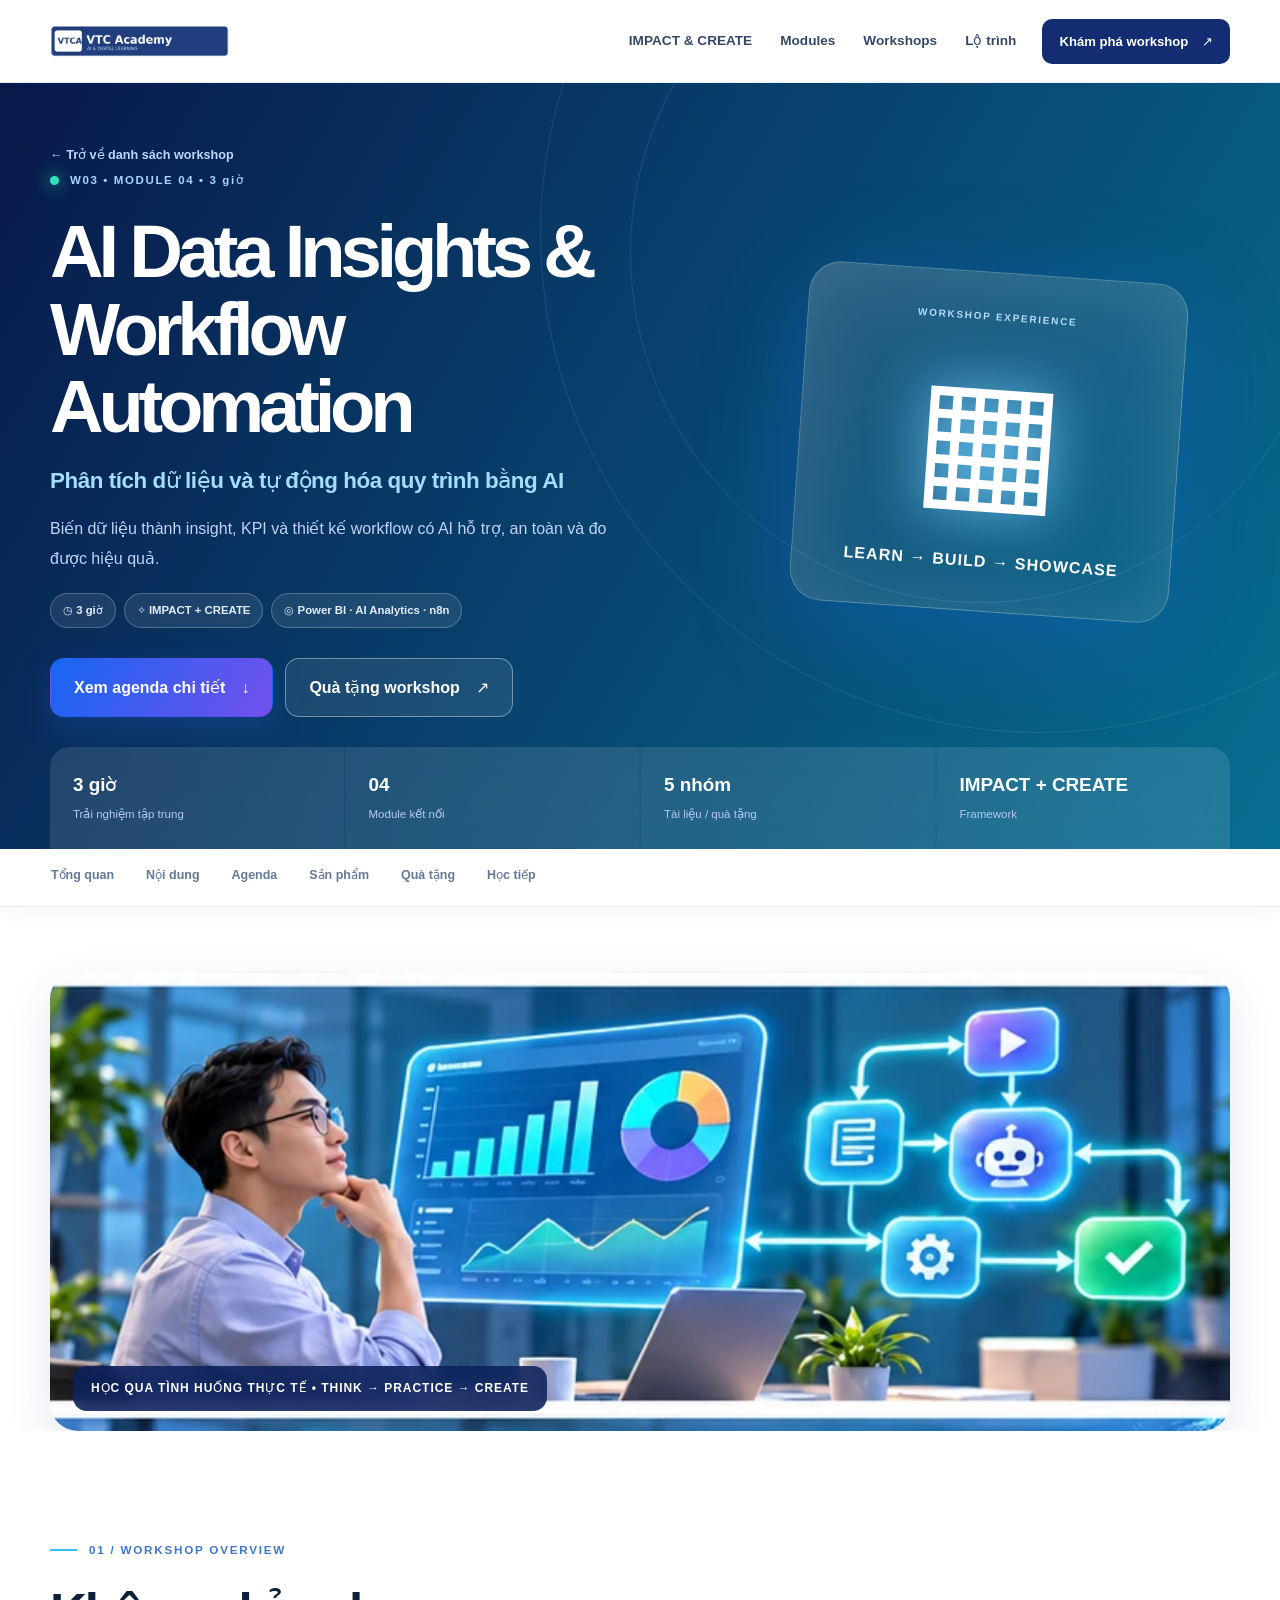
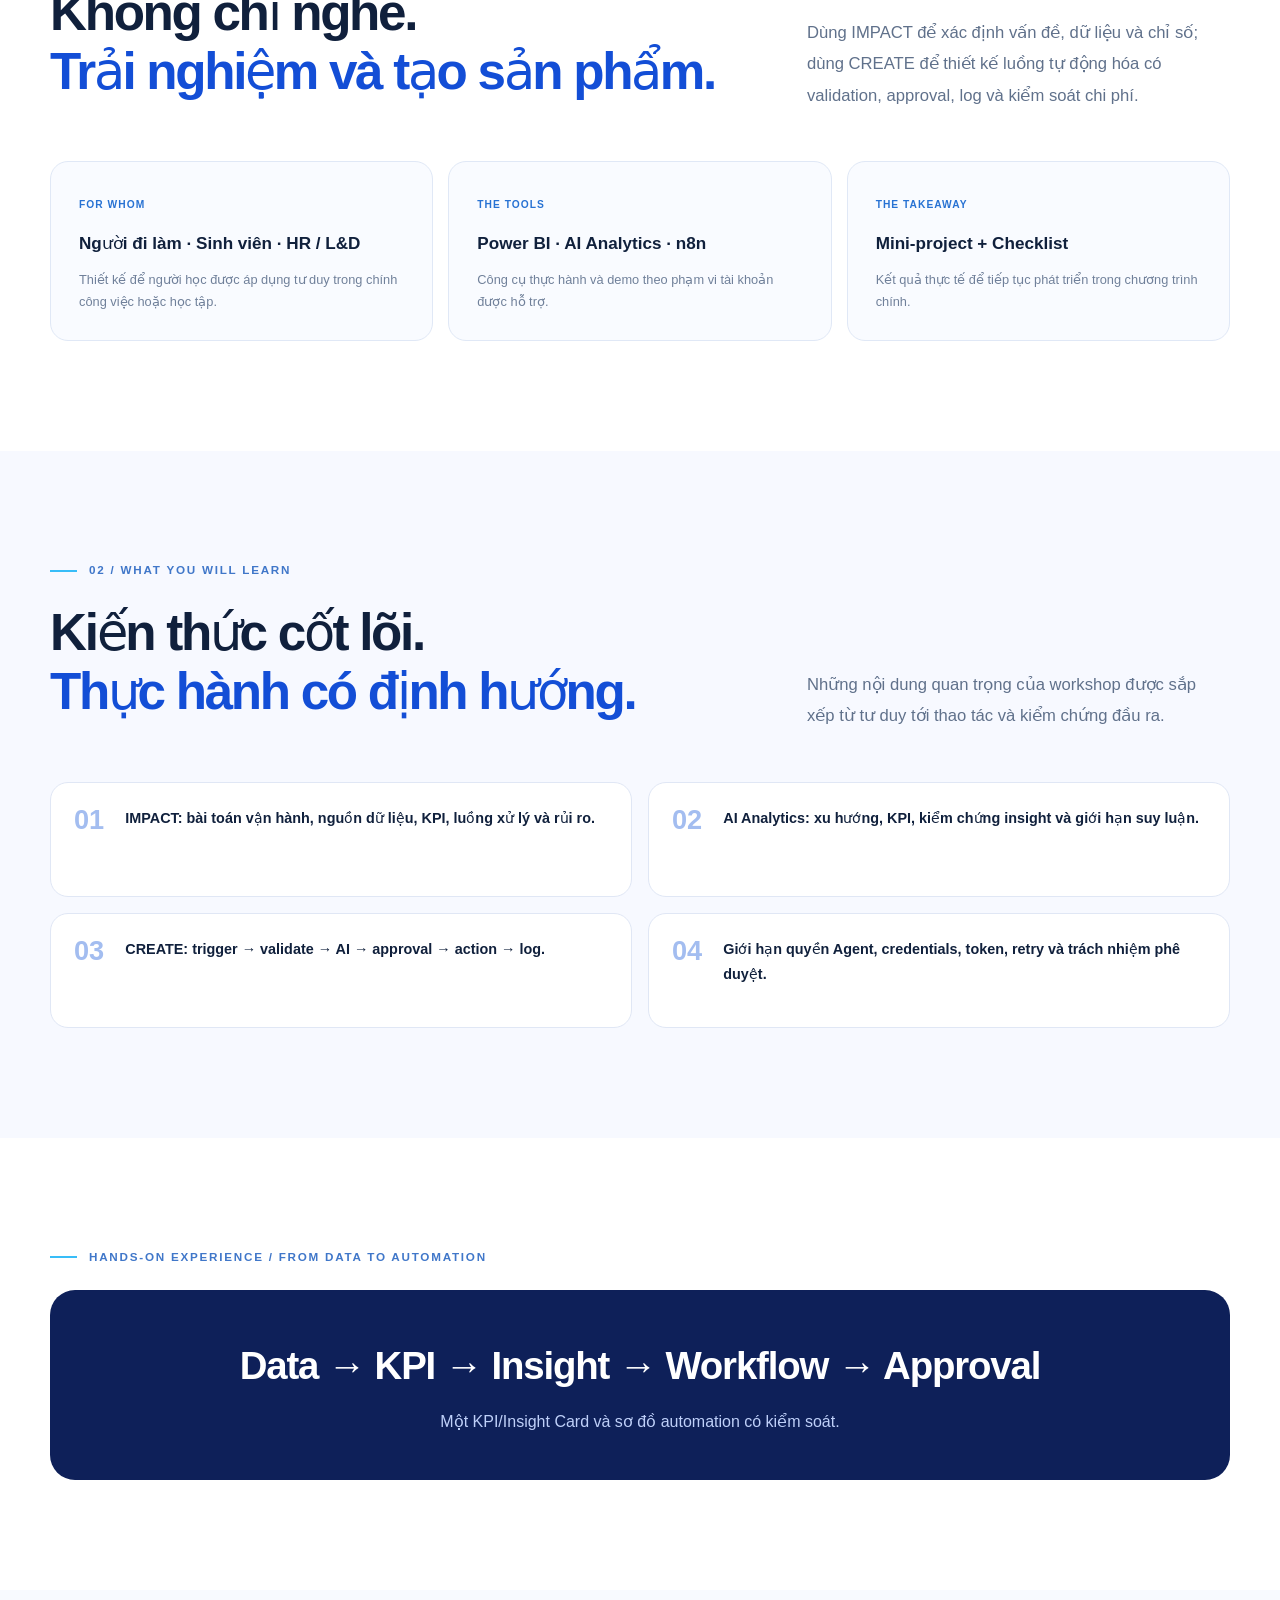
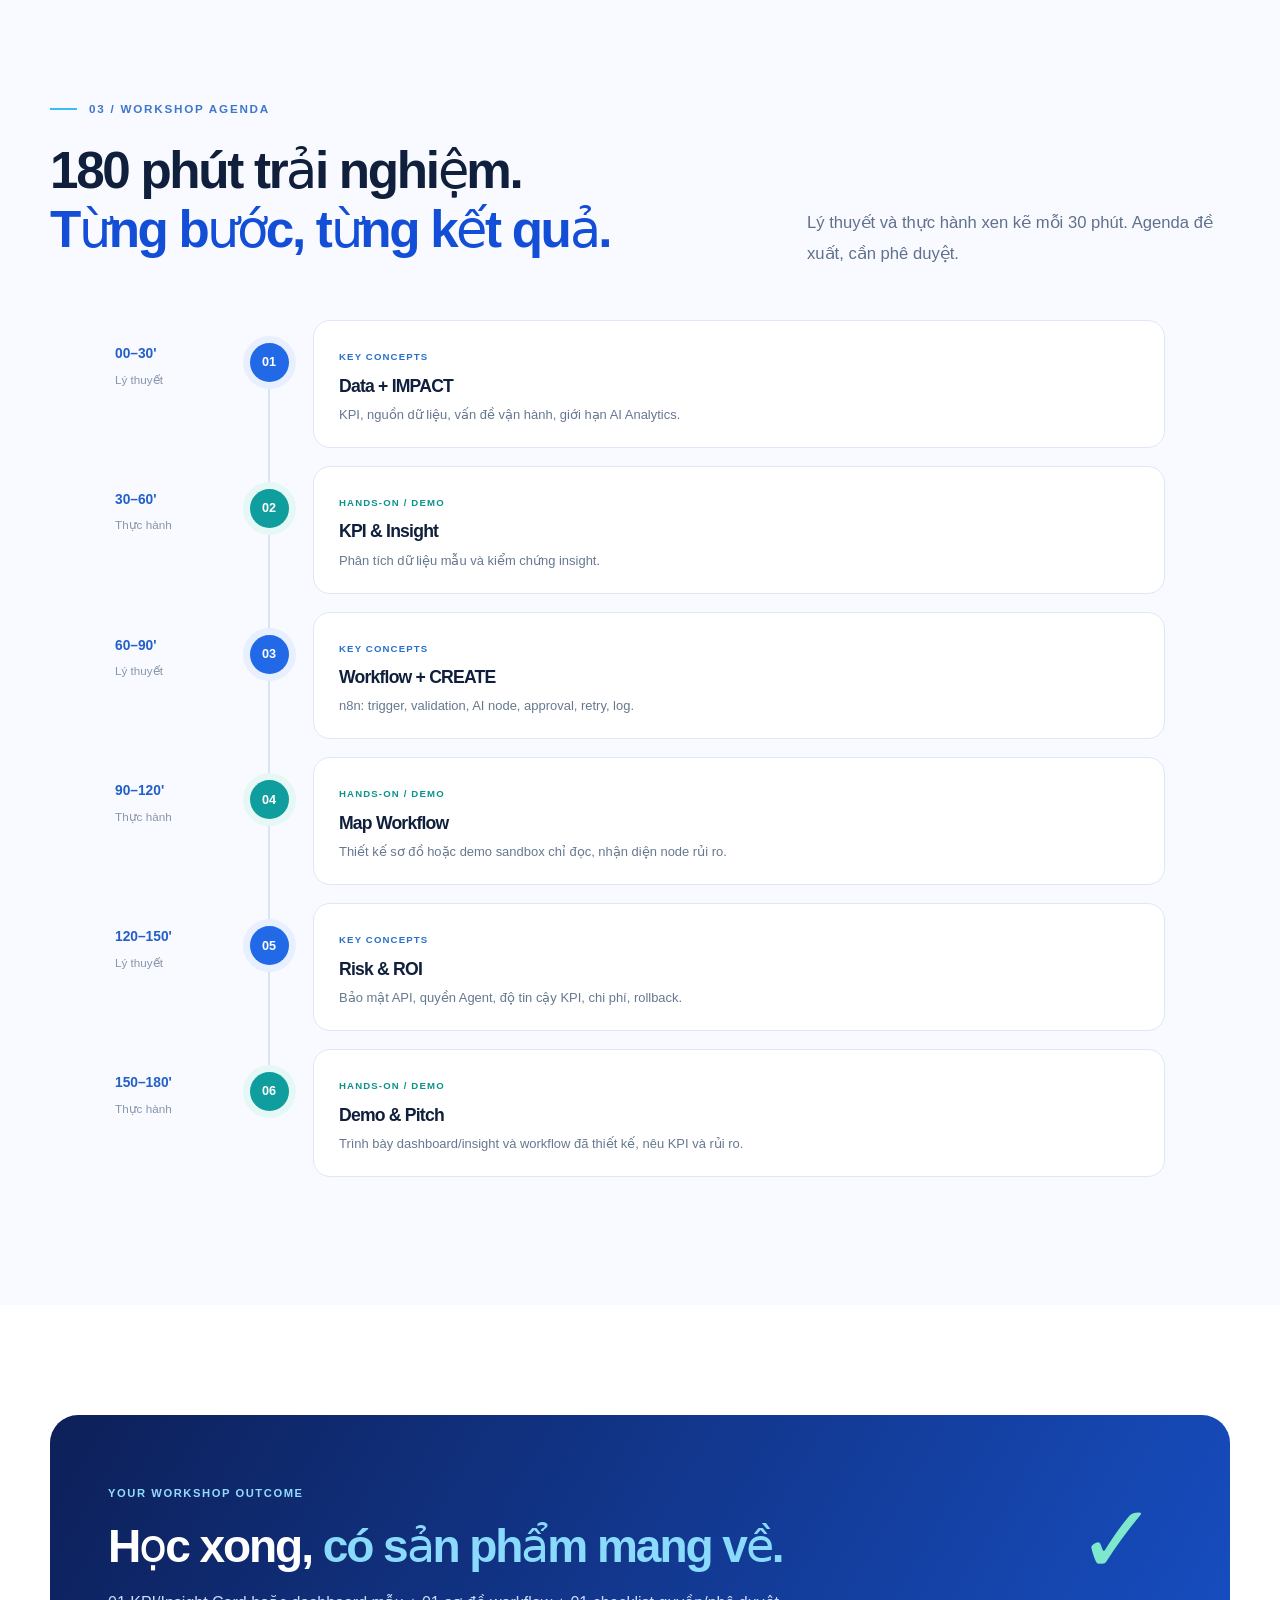
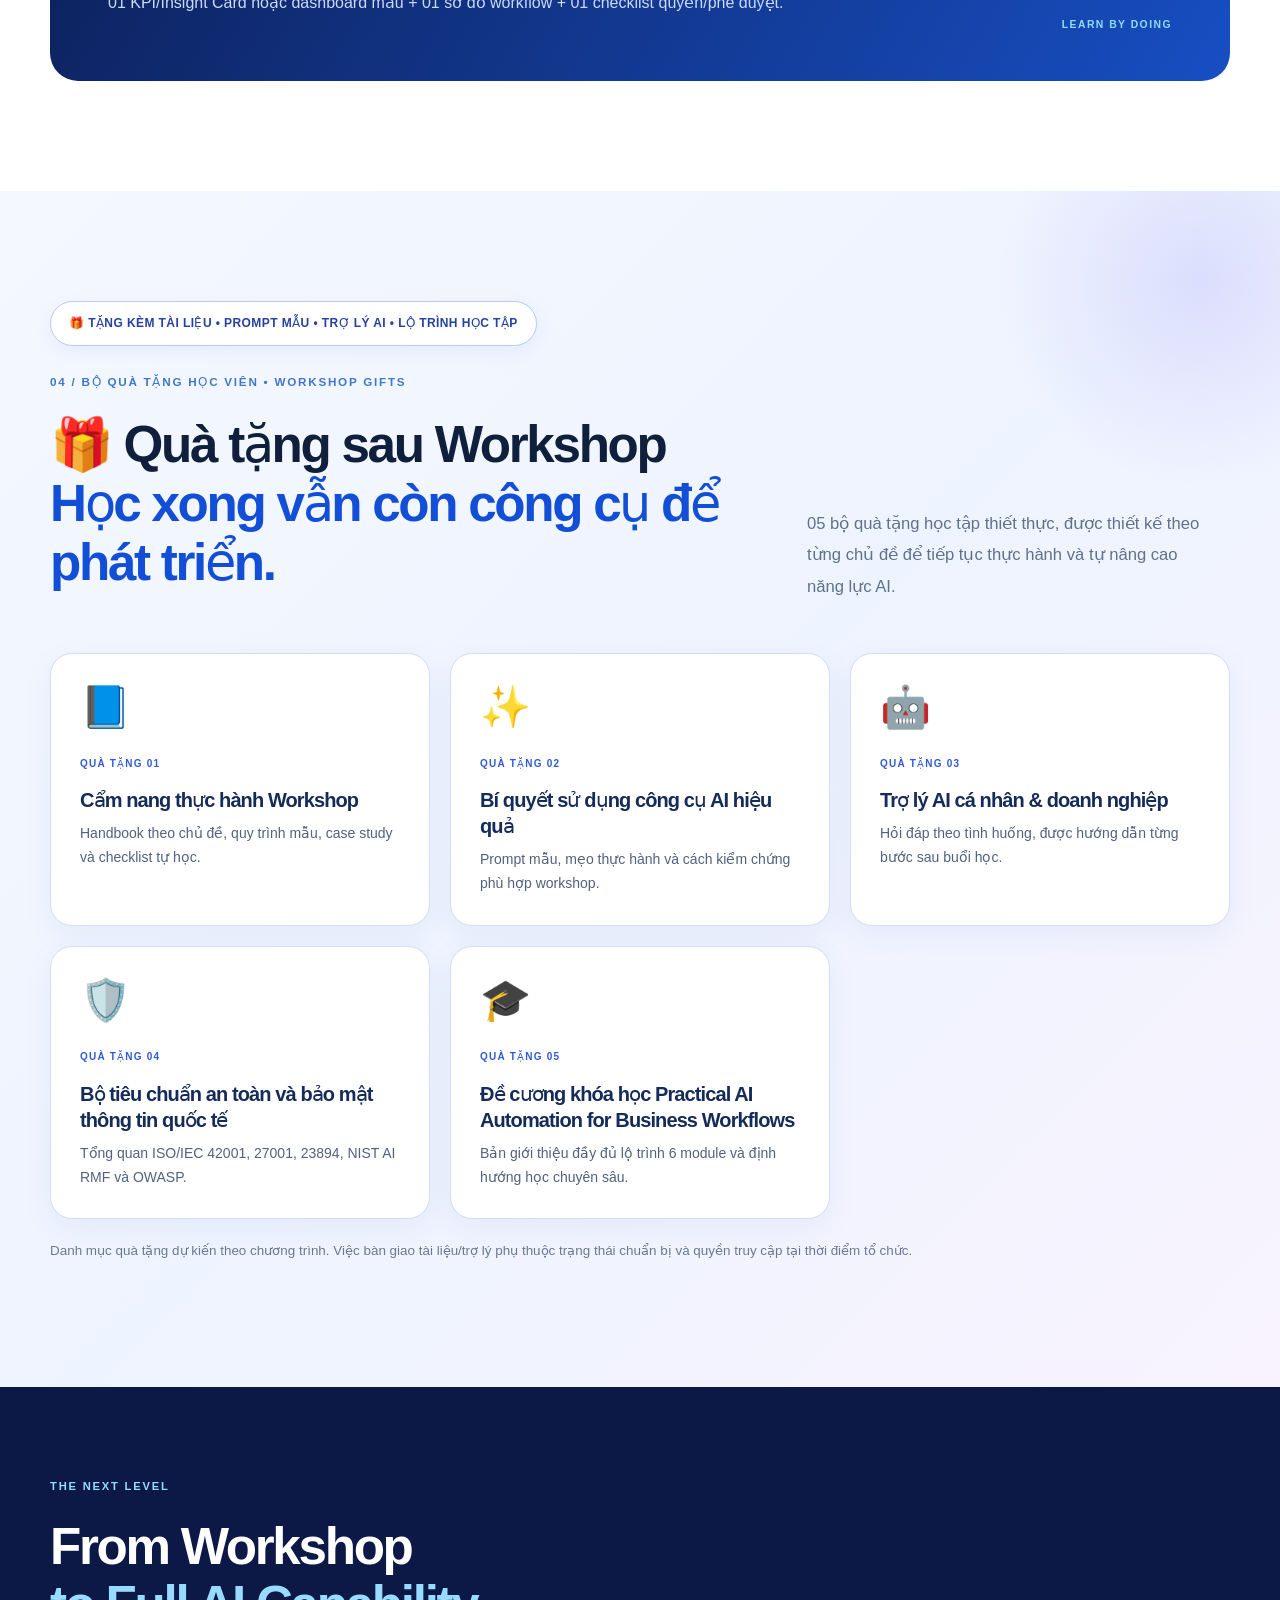
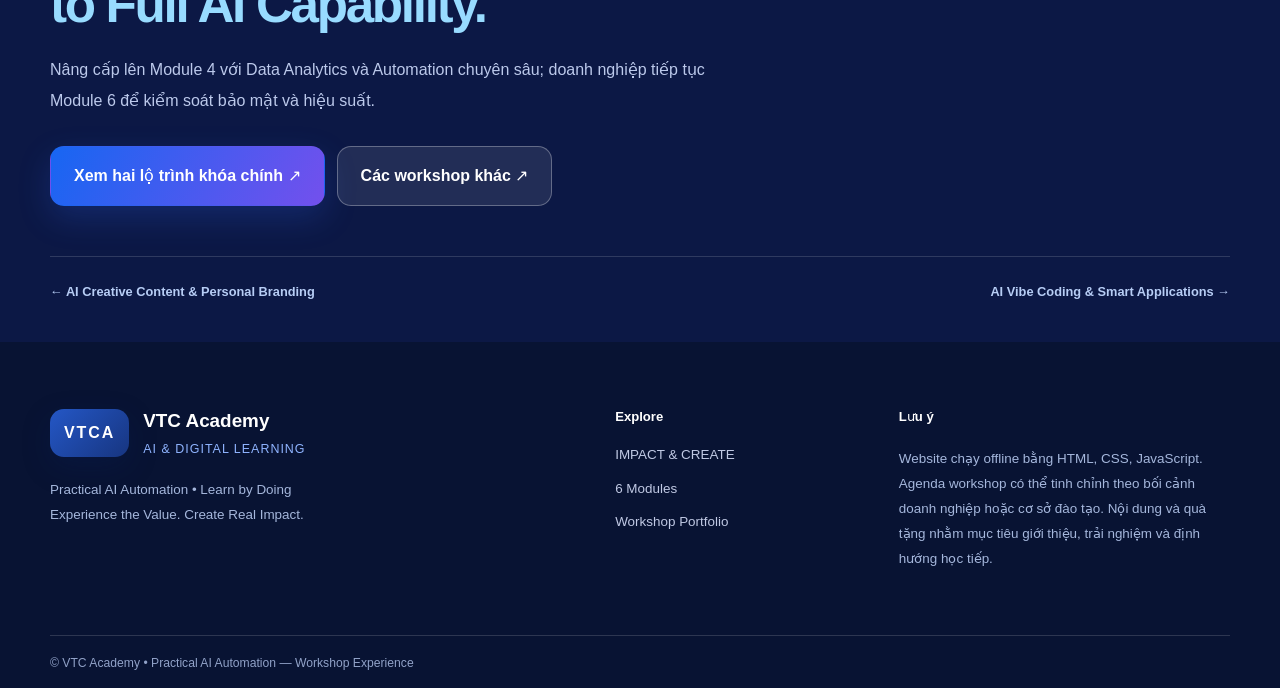
<file: workshop-data.html>
<!DOCTYPE html>

<html lang="vi"><head><meta charset="utf-8"/><meta content="width=device-width,initial-scale=1" name="viewport"/><meta content="light" name="color-scheme"/><meta content="Biến dữ liệu thành insight, KPI và thiết kế workflow có AI hỗ trợ, an toàn và đo được hiệu quả." name="description"/><title>AI Data Insights &amp; Workflow Automation | VTC Academy</title><link href="styles.css" rel="stylesheet"/></head><body><header class="site-header"><div class="container header-inner"><a aria-label="VTC Academy Home" class="logo" href="index.html"><img alt="VTC Academy" src="assets/vtca-wordmark.png"/></a><nav class="desktop-nav"><a href="index.html#frameworks">IMPACT &amp; CREATE</a><a href="index.html#modules">Modules</a><a href="index.html#workshops">Workshops</a><a href="index.html#pathways">Lộ trình</a></nav><a class="header-cta" href="index.html#workshops">Khám phá workshop <span>↗</span></a><button aria-expanded="false" aria-label="Mở menu" class="menu-toggle">☰</button></div><nav class="mobile-nav"><a href="index.html">Trang chủ</a><a href="index.html#frameworks">IMPACT &amp; CREATE</a><a href="index.html#modules">Modules</a><a href="index.html#workshops">Workshops</a></nav></header><main><section class="workshop-hero data-theme"><div class="hero-glow-a"></div><div class="hero-glow-b"></div><div class="container"><a class="back-link" href="index.html#workshops">← Trở về danh sách workshop</a><div class="workshop-hero-inner"><div class="workshop-hero-copy"><span class="eyebrow"><span class="pulse-dot"></span>W03 • MODULE 04 • 3 giờ</span><h1>AI Data Insights &amp; Workflow Automation</h1><h2>Phân tích dữ liệu và tự động hóa quy trình bằng AI</h2><p>Biến dữ liệu thành insight, KPI và thiết kế workflow có AI hỗ trợ, an toàn và đo được hiệu quả.</p><div class="hero-chips"><span>◷ 3 giờ</span><span>✧ IMPACT + CREATE</span><span>◎ Power BI · AI Analytics · n8n</span></div><div class="button-row"><a class="btn btn-primary" href="#agenda">Xem agenda chi tiết <span>↓</span></a><a class="btn btn-glass" href="#gifts">Quà tặng workshop <span>↗</span></a></div></div><div class="workshop-visual"><div class="hero-generic"><span>WORKSHOP EXPERIENCE</span><div>▦</div><strong>LEARN → BUILD → SHOWCASE</strong></div></div></div><div class="workshop-highlights"><div><strong>3 giờ</strong><span>Trải nghiệm tập trung</span></div><div><strong>04</strong><span>Module kết nối</span></div><div><strong>5 nhóm</strong><span>Tài liệu / quà tặng</span></div><div><strong>IMPACT + CREATE</strong><span>Framework</span></div></div></div></section><nav aria-label="Điều hướng workshop" class="page-subnav"><div class="container"><a href="#overview">Tổng quan</a><a href="#contents">Nội dung</a><a href="#agenda">Agenda</a><a href="#outcomes">Sản phẩm</a><a href="#gifts">Quà tặng</a><a href="#next">Học tiếp</a></div></nav><div class="workshop-editorial-banner container"><img alt="Minh họa trải nghiệm AI thực tế của học viên" loading="lazy" src="assets/workshop-data-illustration.webp"/><div class="editorial-caption">HỌC QUA TÌNH HUỐNG THỰC TẾ  •  THINK → PRACTICE → CREATE</div></div><section class="section overview-section" id="overview"><div class="container"><div class="kicker"><span class="kicker-line"></span> 01 / WORKSHOP OVERVIEW</div><div class="section-heading split"><h2>Không chỉ nghe.<br/><em>Trải nghiệm và tạo sản phẩm.</em></h2><p>Dùng IMPACT để xác định vấn đề, dữ liệu và chỉ số; dùng CREATE để thiết kế luồng tự động hóa có validation, approval, log và kiểm soát chi phí.</p></div><div class="overview-feature-grid"><div class="overview-feature"><span>FOR WHOM</span><strong>Người đi làm · Sinh viên · HR / L&amp;D</strong><p>Thiết kế để người học được áp dụng tư duy trong chính công việc hoặc học tập.</p></div><div class="overview-feature"><span>THE TOOLS</span><strong>Power BI · AI Analytics · n8n</strong><p>Công cụ thực hành và demo theo phạm vi tài khoản được hỗ trợ.</p></div><div class="overview-feature"><span>THE TAKEAWAY</span><strong>Mini-project + Checklist</strong><p>Kết quả thực tế để tiếp tục phát triển trong chương trình chính.</p></div></div></div></section><section class="section content-section" id="contents"><div class="container"><div class="kicker"><span class="kicker-line"></span> 02 / WHAT YOU WILL LEARN</div><div class="section-heading split"><h2>Kiến thức cốt lõi.<br/><em>Thực hành có định hướng.</em></h2><p>Những nội dung quan trọng của workshop được sắp xếp từ tư duy tới thao tác và kiểm chứng đầu ra.</p></div><div class="topic-grid"><article class="topic-card"><span>01</span><p>IMPACT: bài toán vận hành, nguồn dữ liệu, KPI, luồng xử lý và rủi ro.</p></article><article class="topic-card"><span>02</span><p>AI Analytics: xu hướng, KPI, kiểm chứng insight và giới hạn suy luận.</p></article><article class="topic-card"><span>03</span><p>CREATE: trigger → validate → AI → approval → action → log.</p></article><article class="topic-card"><span>04</span><p>Giới hạn quyền Agent, credentials, token, retry và trách nhiệm phê duyệt.</p></article></div></div></section><section class="section mini-experience"><div class="container"><div class="kicker"><span class="kicker-line"></span> HANDS-ON EXPERIENCE / FROM DATA TO AUTOMATION</div><div class="mini-flow"><strong>Data → KPI → Insight → Workflow → Approval</strong><p>Một KPI/Insight Card và sơ đồ automation có kiểm soát.</p></div></div></section><section class="section agenda-section" id="agenda"><div class="container"><div class="kicker"><span class="kicker-line"></span> 03 / WORKSHOP AGENDA</div><div class="section-heading split"><h2>180 phút trải nghiệm.<br/><em>Từng bước, từng kết quả.</em></h2><p>Lý thuyết và thực hành xen kẽ mỗi 30 phút. Agenda đề xuất, cần phê duyệt.</p></div><div class="agenda-timeline"><div class="agenda-item theory"><div class="agenda-time"><span>00–30'</span><small>Lý thuyết</small></div><div class="agenda-track"><span>01</span></div><div class="agenda-content"><span class="agenda-chip">KEY CONCEPTS</span><h3>Data + IMPACT</h3><p>KPI, nguồn dữ liệu, vấn đề vận hành, giới hạn AI Analytics.</p></div></div><div class="agenda-item practice"><div class="agenda-time"><span>30–60'</span><small>Thực hành</small></div><div class="agenda-track"><span>02</span></div><div class="agenda-content"><span class="agenda-chip">HANDS-ON / DEMO</span><h3>KPI &amp; Insight</h3><p>Phân tích dữ liệu mẫu và kiểm chứng insight.</p></div></div><div class="agenda-item theory"><div class="agenda-time"><span>60–90'</span><small>Lý thuyết</small></div><div class="agenda-track"><span>03</span></div><div class="agenda-content"><span class="agenda-chip">KEY CONCEPTS</span><h3>Workflow + CREATE</h3><p>n8n: trigger, validation, AI node, approval, retry, log.</p></div></div><div class="agenda-item practice"><div class="agenda-time"><span>90–120'</span><small>Thực hành</small></div><div class="agenda-track"><span>04</span></div><div class="agenda-content"><span class="agenda-chip">HANDS-ON / DEMO</span><h3>Map Workflow</h3><p>Thiết kế sơ đồ hoặc demo sandbox chỉ đọc, nhận diện node rủi ro.</p></div></div><div class="agenda-item theory"><div class="agenda-time"><span>120–150'</span><small>Lý thuyết</small></div><div class="agenda-track"><span>05</span></div><div class="agenda-content"><span class="agenda-chip">KEY CONCEPTS</span><h3>Risk &amp; ROI</h3><p>Bảo mật API, quyền Agent, độ tin cậy KPI, chi phí, rollback.</p></div></div><div class="agenda-item practice"><div class="agenda-time"><span>150–180'</span><small>Thực hành</small></div><div class="agenda-track"><span>06</span></div><div class="agenda-content"><span class="agenda-chip">HANDS-ON / DEMO</span><h3>Demo &amp; Pitch</h3><p>Trình bày dashboard/insight và workflow đã thiết kế, nêu KPI và rủi ro.</p></div></div></div></div></section><section class="section outcome-section" id="outcomes"><div class="container"><div class="outcome-box"><div><span>YOUR WORKSHOP OUTCOME</span><h2>Học xong, <em>có sản phẩm mang về.</em></h2><p>01 KPI/Insight Card hoặc dashboard mẫu + 01 sơ đồ workflow + 01 checklist quyền/phê duyệt.</p></div><div class="outcome-figure">✓<span>LEARN BY DOING</span></div></div></div></section><section class="gifts-premium gifts-section section" id="gifts"><div class="container"><div class="gift-ribbon">🎁  TẶNG KÈM TÀI LIỆU • PROMPT MẪU • TRỢ LÝ AI • LỘ TRÌNH HỌC TẬP</div><div class="kicker">04 / BỘ QUÀ TẶNG HỌC VIÊN  •  WORKSHOP GIFTS</div><div class="section-heading split"><h2>🎁 Quà tặng sau Workshop<br/><em>Học xong vẫn còn công cụ để phát triển.</em></h2><p>05 bộ quà tặng học tập thiết thực, được thiết kế theo từng chủ đề để tiếp tục thực hành và tự nâng cao năng lực AI.</p></div><div class="gift-grid"><article class="gift-card gift-card-wow"><div class="gift-icon">📘</div><span class="gift-num">QUÀ TẶNG 01</span><h3>Cẩm nang thực hành Workshop</h3><p>Handbook theo chủ đề, quy trình mẫu, case study và checklist tự học.</p></article><article class="gift-card gift-card-wow"><div class="gift-icon">✨</div><span class="gift-num">QUÀ TẶNG 02</span><h3>Bí quyết sử dụng công cụ AI hiệu quả</h3><p>Prompt mẫu, mẹo thực hành và cách kiểm chứng phù hợp workshop.</p></article><article class="gift-card gift-card-wow"><div class="gift-icon">🤖</div><span class="gift-num">QUÀ TẶNG 03</span><h3>Trợ lý AI cá nhân &amp; doanh nghiệp</h3><p>Hỏi đáp theo tình huống, được hướng dẫn từng bước sau buổi học.</p></article><article class="gift-card gift-card-wow"><div class="gift-icon">🛡️</div><span class="gift-num">QUÀ TẶNG 04</span><h3>Bộ tiêu chuẩn an toàn và bảo mật thông tin quốc tế</h3><p>Tổng quan ISO/IEC 42001, 27001, 23894, NIST AI RMF và OWASP.</p></article><article class="gift-card gift-card-wow"><div class="gift-icon">🎓</div><span class="gift-num">QUÀ TẶNG 05</span><h3>Đề cương khóa học Practical AI Automation for Business Workflows</h3><p>Bản giới thiệu đầy đủ lộ trình 6 module và định hướng học chuyên sâu.</p></article></div><p class="section-note">Danh mục quà tặng dự kiến theo chương trình. Việc bàn giao tài liệu/trợ lý phụ thuộc trạng thái chuẩn bị và quyền truy cập tại thời điểm tổ chức.</p></div></section><section class="section next-section" id="next"><div class="container"><div class="next-box"><span>THE NEXT LEVEL</span><h2>From Workshop<br/><em>to Full AI Capability.</em></h2><p>Nâng cấp lên Module 4 với Data Analytics và Automation chuyên sâu; doanh nghiệp tiếp tục Module 6 để kiểm soát bảo mật và hiệu suất.</p><div class="next-actions"><a class="btn btn-primary" href="index.html#pathways">Xem hai lộ trình khóa chính ↗</a><a class="btn btn-light" href="index.html#workshops">Các workshop khác ↗</a></div></div><div class="page-pagination"><a href="workshop-creative.html">← AI Creative Content &amp; Personal Branding</a><a href="workshop-vibe.html">AI Vibe Coding &amp; Smart Applications →</a></div></div></section></main><footer class="site-footer">
<div class="container footer-main">
<div>
<div class="footer-brand">
<span class="footer-brand-chip">VTCA</span>
<div class="footer-brand-meta">
<strong>VTC Academy</strong>
<small>AI &amp; Digital Learning</small>
</div>
</div>
<p>Practical AI Automation • Learn by Doing<br/>Experience the Value. Create Real Impact.</p>
</div>
<div>
<strong>Explore</strong>
<a href="index.html#frameworks">IMPACT &amp; CREATE</a>
<a href="index.html#modules">6 Modules</a>
<a href="index.html#workshops">Workshop Portfolio</a>
</div>
<div>
<strong>Lưu ý</strong>
<p>Website chạy offline bằng HTML, CSS, JavaScript. Agenda workshop có thể tinh chỉnh theo bối cảnh doanh nghiệp hoặc cơ sở đào tạo. Nội dung và quà tặng nhằm mục tiêu giới thiệu, trải nghiệm và định hướng học tiếp.</p>
</div>
</div>
<div class="container footer-bottom">© VTC Academy • Practical AI Automation — Workshop Experience</div>
</footer><div aria-hidden="true" aria-label="Xem ảnh lớn" class="lightbox" id="lightbox" role="dialog"><button aria-label="Đóng ảnh" class="lb-close">✕</button><button aria-label="Ảnh trước" class="lb-prev">‹</button><figure><img alt="Ảnh minh họa phóng to" id="lightboxImage"/><figcaption id="lightboxCaption"></figcaption></figure><button aria-label="Ảnh tiếp" class="lb-next">›</button></div><script src="script.js"></script></body></html>
</file>
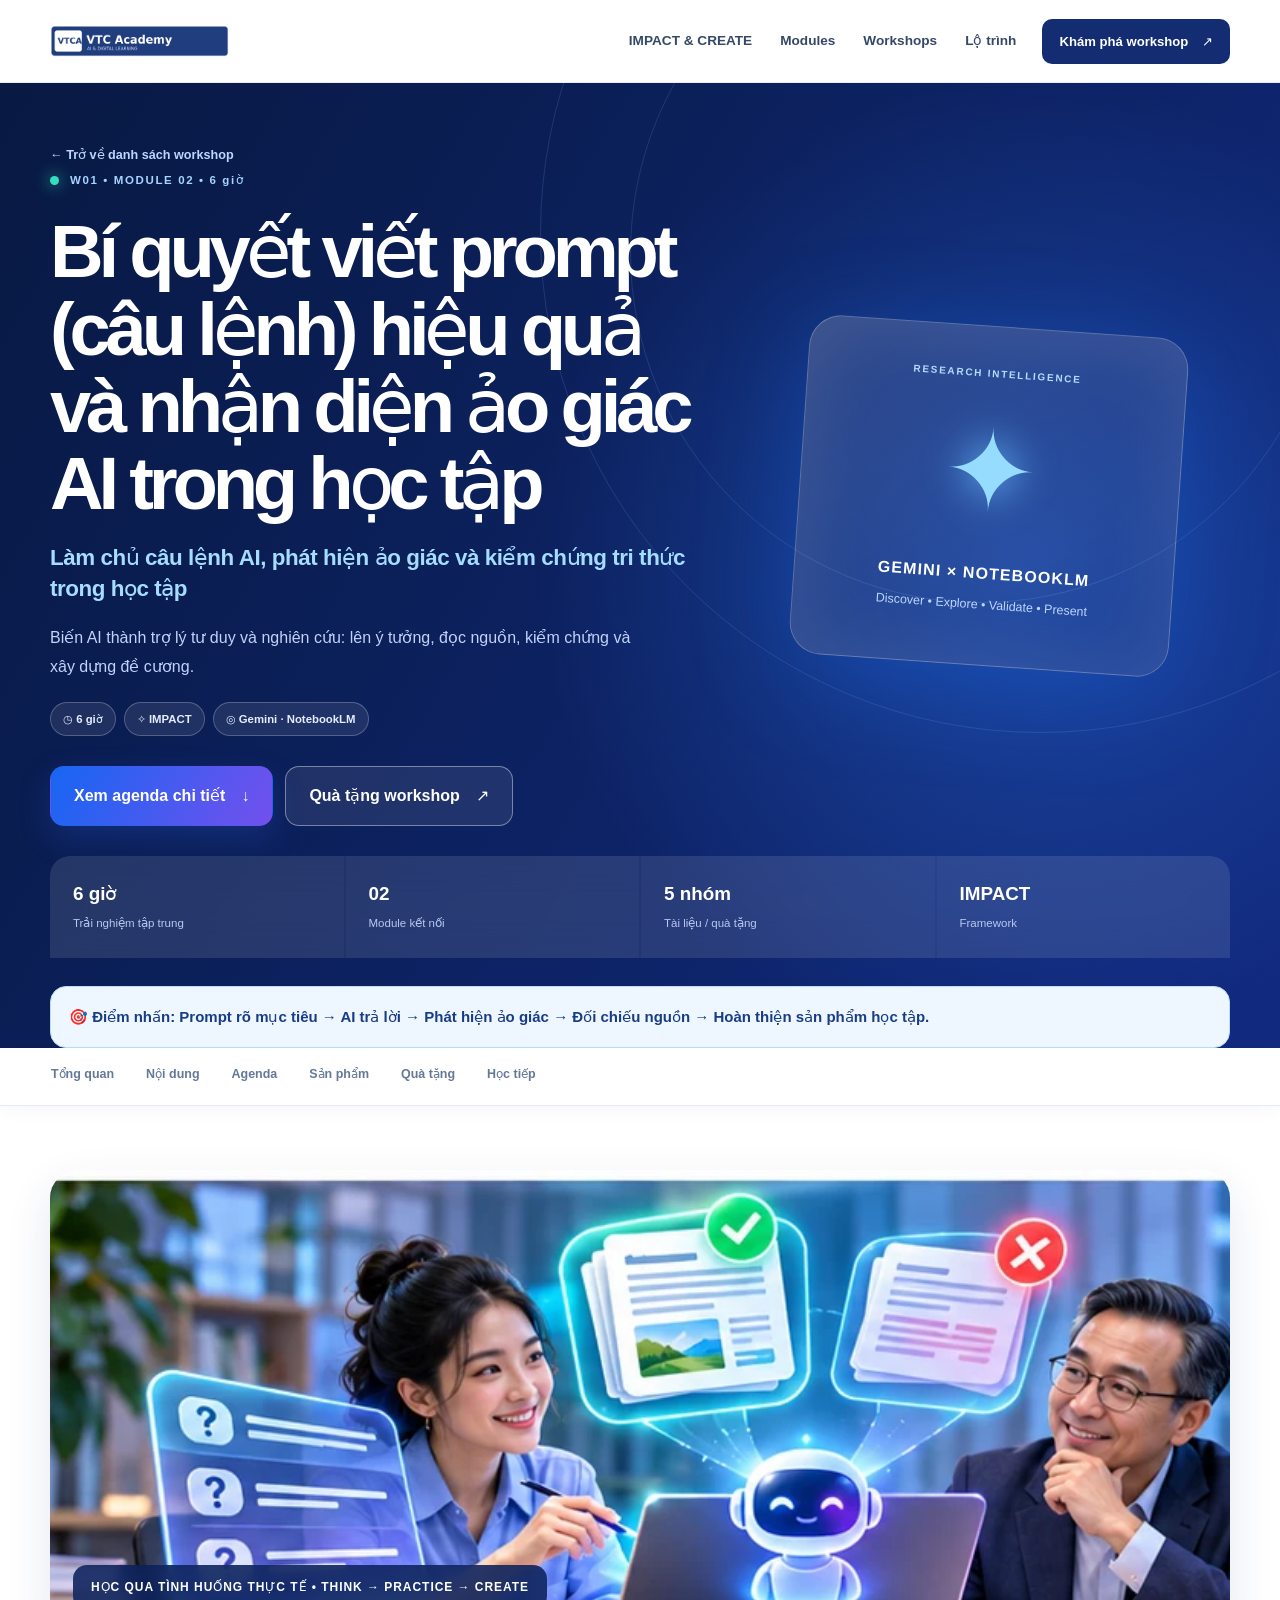
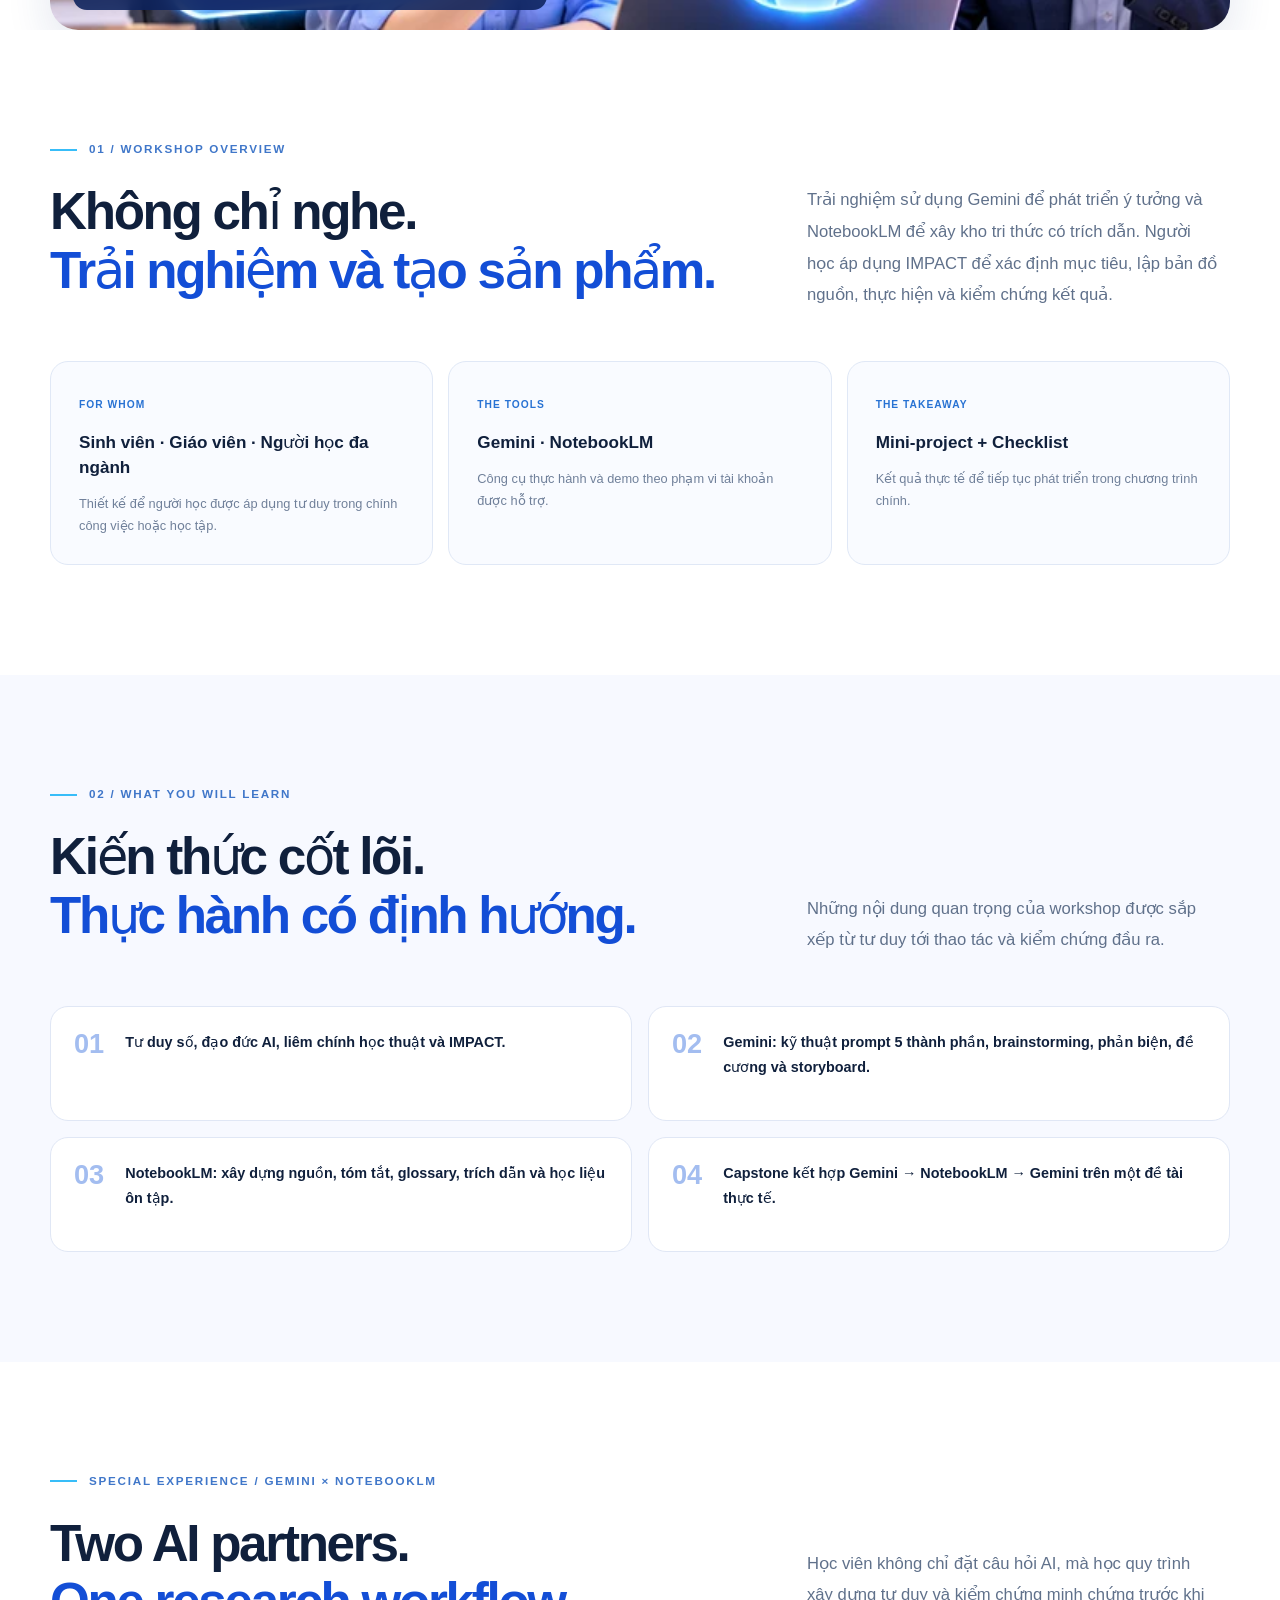
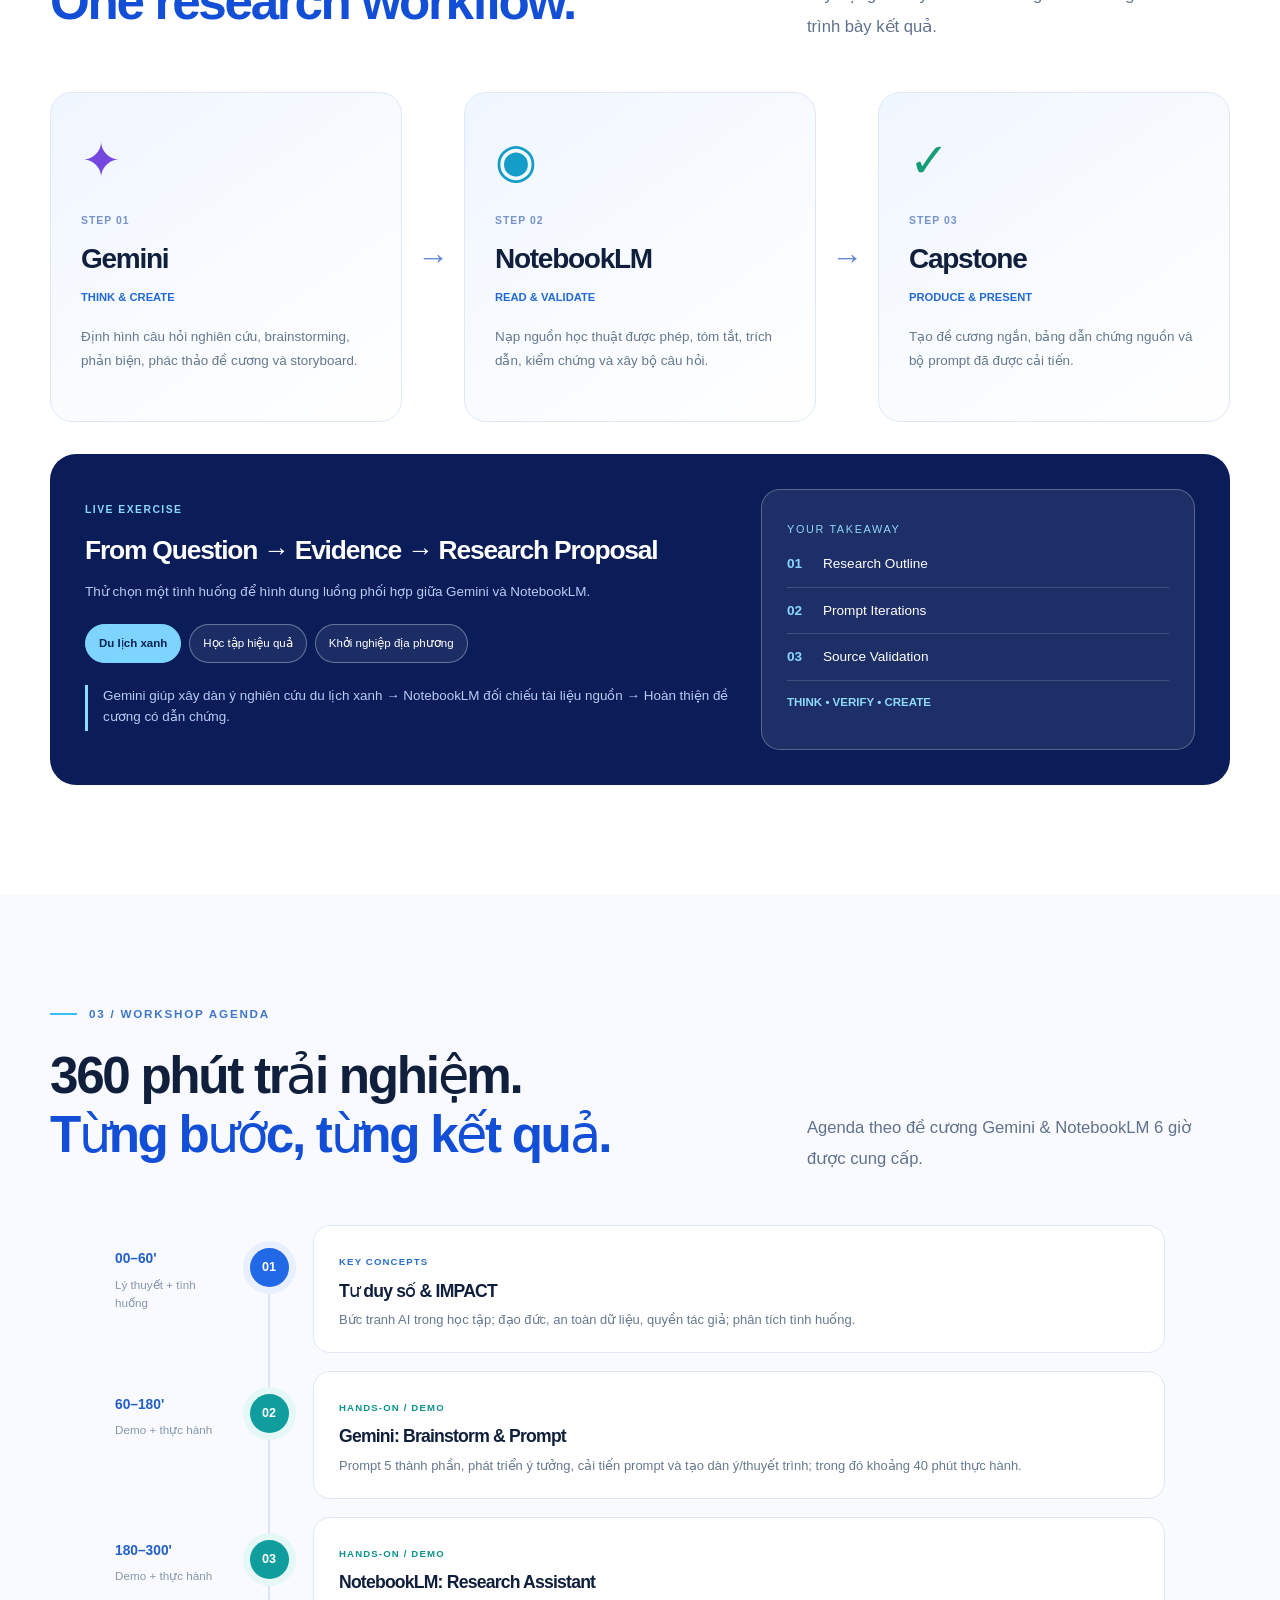
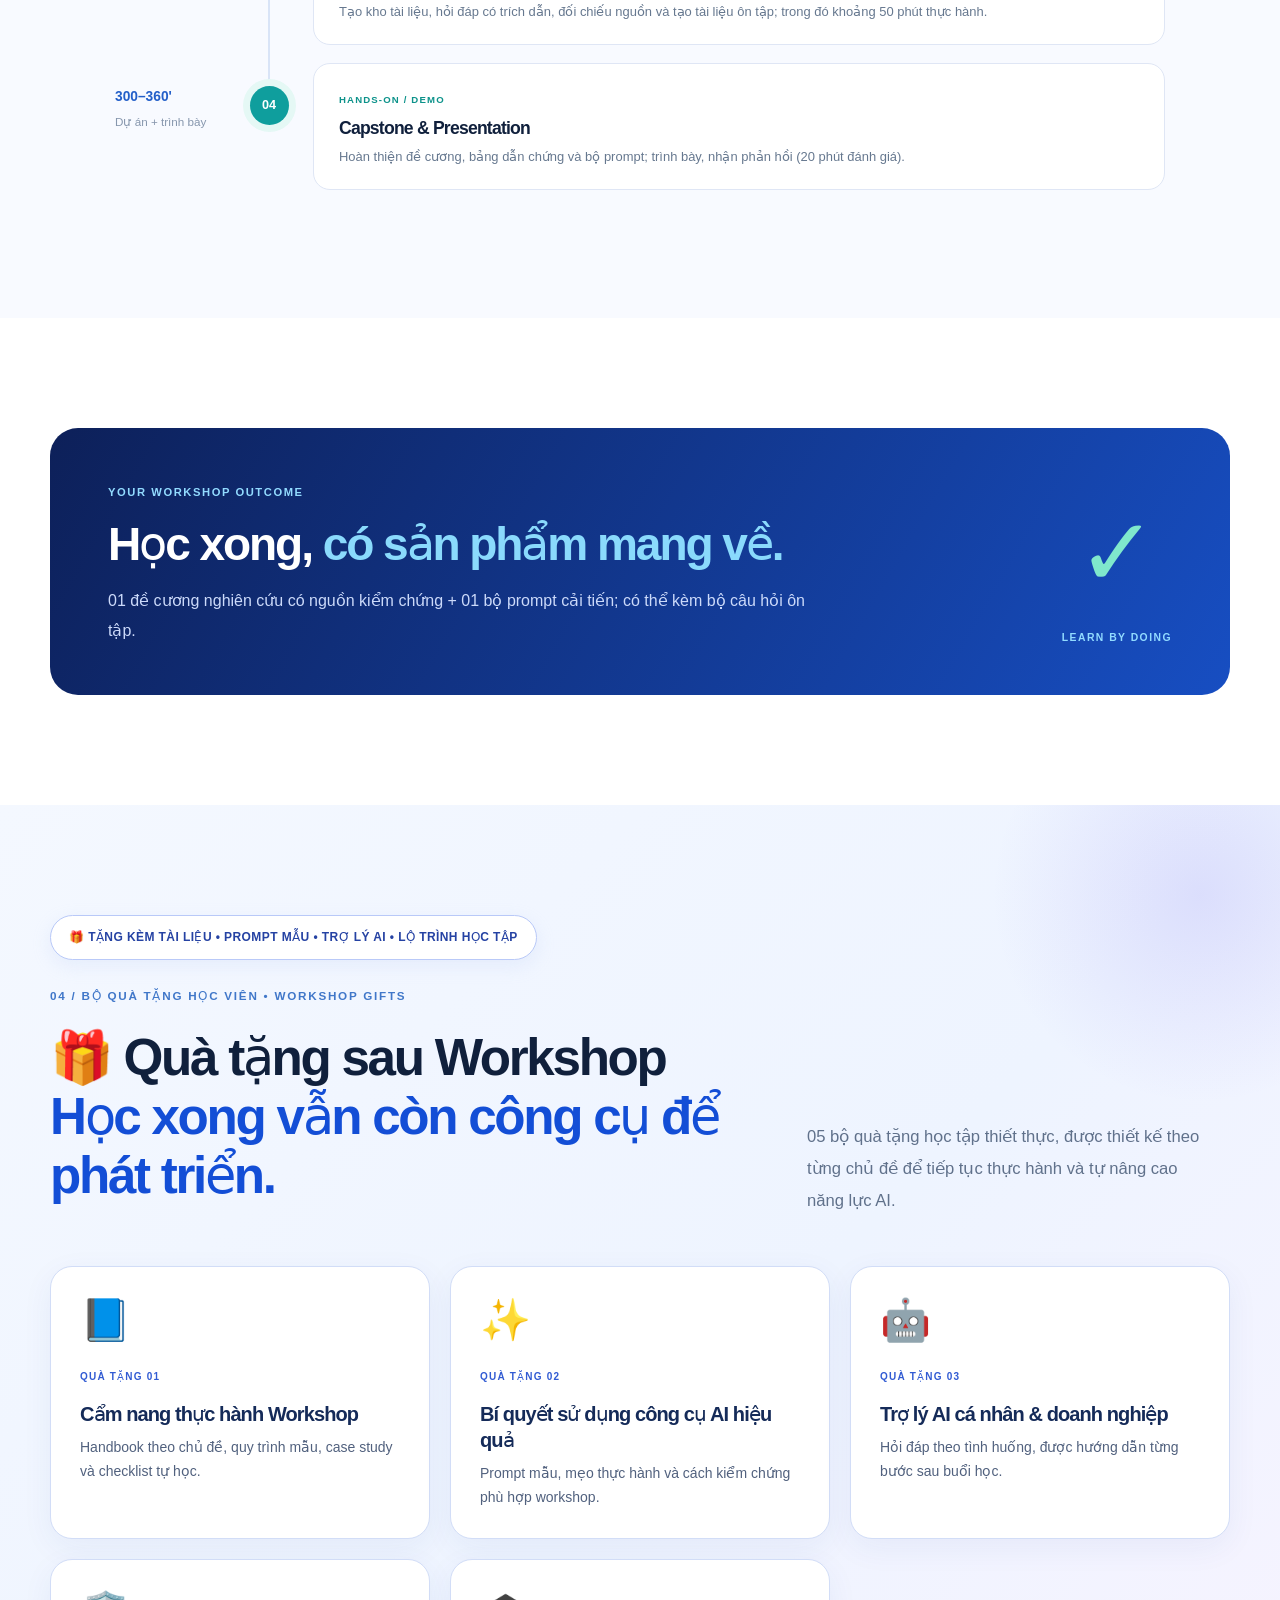
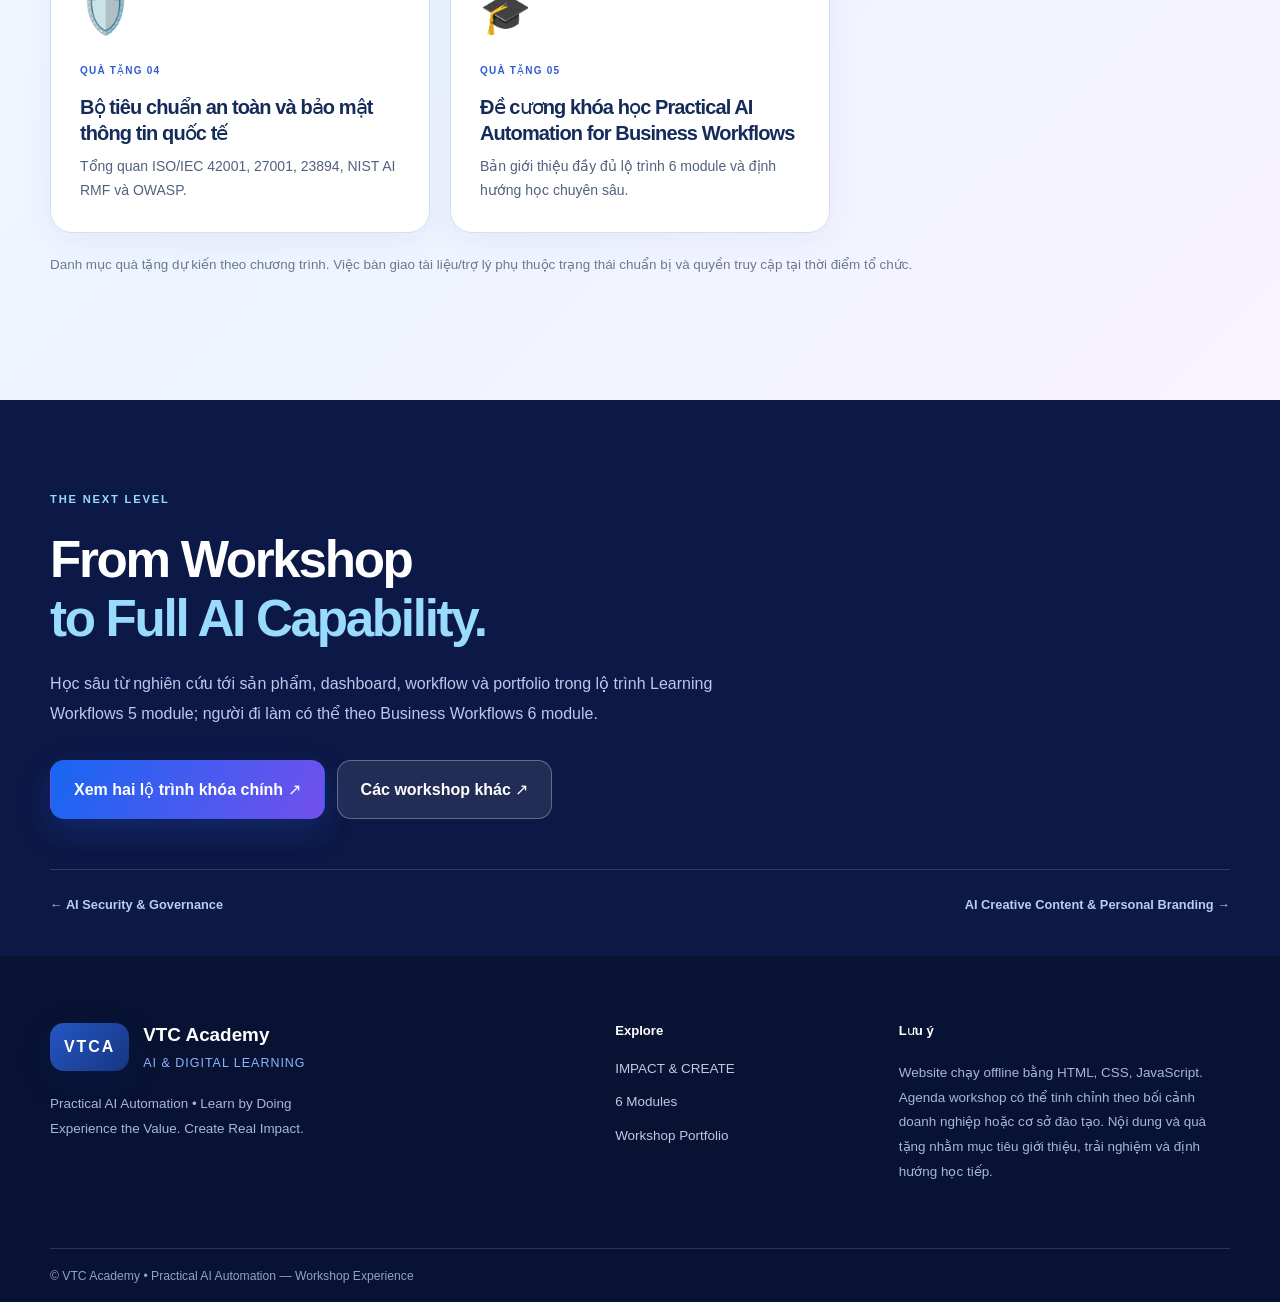
<file: workshop-learning.html>
<!DOCTYPE html>

<html lang="vi"><head><meta charset="utf-8"/><meta content="width=device-width,initial-scale=1" name="viewport"/><meta content="light" name="color-scheme"/><meta content="Biến AI thành trợ lý tư duy và nghiên cứu: lên ý tưởng, đọc nguồn, kiểm chứng và xây dựng đề cương." name="description"/><title>Bí quyết viết prompt (câu lệnh) hiệu quả và nhận diện ảo giác AI trong học tập | VTC Academy</title><link href="styles.css" rel="stylesheet"/></head><body><header class="site-header"><div class="container header-inner"><a aria-label="VTC Academy Home" class="logo" href="index.html"><img alt="VTC Academy" src="assets/vtca-wordmark.png"/></a><nav class="desktop-nav"><a href="index.html#frameworks">IMPACT &amp; CREATE</a><a href="index.html#modules">Modules</a><a href="index.html#workshops">Workshops</a><a href="index.html#pathways">Lộ trình</a></nav><a class="header-cta" href="index.html#workshops">Khám phá workshop <span>↗</span></a><button aria-expanded="false" aria-label="Mở menu" class="menu-toggle">☰</button></div><nav class="mobile-nav"><a href="index.html">Trang chủ</a><a href="index.html#frameworks">IMPACT &amp; CREATE</a><a href="index.html#modules">Modules</a><a href="index.html#workshops">Workshops</a></nav></header><main><section class="workshop-hero learning-theme"><div class="hero-glow-a"></div><div class="hero-glow-b"></div><div class="container"><a class="back-link" href="index.html#workshops">← Trở về danh sách workshop</a><div class="workshop-hero-inner"><div class="workshop-hero-copy"><span class="eyebrow"><span class="pulse-dot"></span>W01 • MODULE 02 • 6 giờ</span><h1>Bí quyết viết prompt (câu lệnh) hiệu quả và nhận diện ảo giác AI trong học tập</h1><h2>Làm chủ câu lệnh AI, phát hiện ảo giác và kiểm chứng tri thức trong học tập</h2><p>Biến AI thành trợ lý tư duy và nghiên cứu: lên ý tưởng, đọc nguồn, kiểm chứng và xây dựng đề cương.</p><div class="hero-chips"><span>◷ 6 giờ</span><span>✧ IMPACT</span><span>◎ Gemini · NotebookLM</span></div><div class="button-row"><a class="btn btn-primary" href="#agenda">Xem agenda chi tiết <span>↓</span></a><a class="btn btn-glass" href="#gifts">Quà tặng workshop <span>↗</span></a></div></div><div class="workshop-visual"><div class="hero-research"><span>RESEARCH INTELLIGENCE</span><div class="research-orb">✦</div><strong>GEMINI × NOTEBOOKLM</strong><p>Discover • Explore • Validate • Present</p></div></div></div><div class="workshop-highlights"><div><strong>6 giờ</strong><span>Trải nghiệm tập trung</span></div><div><strong>02</strong><span>Module kết nối</span></div><div><strong>5 nhóm</strong><span>Tài liệu / quà tặng</span></div><div><strong>IMPACT</strong><span>Framework</span></div></div><div class="focus-banner">🎯 Điểm nhấn: Prompt rõ mục tiêu → AI trả lời → Phát hiện ảo giác → Đối chiếu nguồn → Hoàn thiện sản phẩm học tập.</div></div></section><nav aria-label="Điều hướng workshop" class="page-subnav"><div class="container"><a href="#overview">Tổng quan</a><a href="#contents">Nội dung</a><a href="#agenda">Agenda</a><a href="#outcomes">Sản phẩm</a><a href="#gifts">Quà tặng</a><a href="#next">Học tiếp</a></div></nav><div class="workshop-editorial-banner container"><img alt="Minh họa trải nghiệm AI thực tế của học viên" loading="lazy" src="assets/workshop-learning-illustration.webp"/><div class="editorial-caption">HỌC QUA TÌNH HUỐNG THỰC TẾ  •  THINK → PRACTICE → CREATE</div></div><section class="section overview-section" id="overview"><div class="container"><div class="kicker"><span class="kicker-line"></span> 01 / WORKSHOP OVERVIEW</div><div class="section-heading split"><h2>Không chỉ nghe.<br/><em>Trải nghiệm và tạo sản phẩm.</em></h2><p>Trải nghiệm sử dụng Gemini để phát triển ý tưởng và NotebookLM để xây kho tri thức có trích dẫn. Người học áp dụng IMPACT để xác định mục tiêu, lập bản đồ nguồn, thực hiện và kiểm chứng kết quả.</p></div><div class="overview-feature-grid"><div class="overview-feature"><span>FOR WHOM</span><strong>Sinh viên · Giáo viên · Người học đa ngành</strong><p>Thiết kế để người học được áp dụng tư duy trong chính công việc hoặc học tập.</p></div><div class="overview-feature"><span>THE TOOLS</span><strong>Gemini · NotebookLM</strong><p>Công cụ thực hành và demo theo phạm vi tài khoản được hỗ trợ.</p></div><div class="overview-feature"><span>THE TAKEAWAY</span><strong>Mini-project + Checklist</strong><p>Kết quả thực tế để tiếp tục phát triển trong chương trình chính.</p></div></div></div></section><section class="section content-section" id="contents"><div class="container"><div class="kicker"><span class="kicker-line"></span> 02 / WHAT YOU WILL LEARN</div><div class="section-heading split"><h2>Kiến thức cốt lõi.<br/><em>Thực hành có định hướng.</em></h2><p>Những nội dung quan trọng của workshop được sắp xếp từ tư duy tới thao tác và kiểm chứng đầu ra.</p></div><div class="topic-grid"><article class="topic-card"><span>01</span><p>Tư duy số, đạo đức AI, liêm chính học thuật và IMPACT.</p></article><article class="topic-card"><span>02</span><p>Gemini: kỹ thuật prompt 5 thành phần, brainstorming, phản biện, đề cương và storyboard.</p></article><article class="topic-card"><span>03</span><p>NotebookLM: xây dựng nguồn, tóm tắt, glossary, trích dẫn và học liệu ôn tập.</p></article><article class="topic-card"><span>04</span><p>Capstone kết hợp Gemini → NotebookLM → Gemini trên một đề tài thực tế.</p></article></div></div></section><section class="section learning-story"><div class="container"><div class="kicker"><span class="kicker-line"></span> SPECIAL EXPERIENCE / GEMINI × NOTEBOOKLM</div><div class="section-heading split"><h2>Two AI partners.<br/><em>One research workflow.</em></h2><p>Học viên không chỉ đặt câu hỏi AI, mà học quy trình xây dựng tư duy và kiểm chứng minh chứng trước khi trình bày kết quả.</p></div><div class="learning-journey"><article><div class="journey-icon gemini-icon">✦</div><span>STEP 01</span><h3>Gemini</h3><strong>THINK &amp; CREATE</strong><p>Định hình câu hỏi nghiên cứu, brainstorming, phản biện, phác thảo đề cương và storyboard.</p></article><div class="journey-arrow">→</div><article><div class="journey-icon notebook-icon">◉</div><span>STEP 02</span><h3>NotebookLM</h3><strong>READ &amp; VALIDATE</strong><p>Nạp nguồn học thuật được phép, tóm tắt, trích dẫn, kiểm chứng và xây bộ câu hỏi.</p></article><div class="journey-arrow">→</div><article><div class="journey-icon capstone-icon">✓</div><span>STEP 03</span><h3>Capstone</h3><strong>PRODUCE &amp; PRESENT</strong><p>Tạo đề cương ngắn, bảng dẫn chứng nguồn và bộ prompt đã được cải tiến.</p></article></div><div class="experience-panel"><div><span class="label-pill">LIVE EXERCISE</span><h3>From Question → Evidence → Research Proposal</h3><p>Thử chọn một tình huống để hình dung luồng phối hợp giữa Gemini và NotebookLM.</p><div class="scenario-choices"><button class="scenario-btn active" data-scenario="tourism">Du lịch xanh</button><button class="scenario-btn" data-scenario="education">Học tập hiệu quả</button><button class="scenario-btn" data-scenario="business">Khởi nghiệp địa phương</button></div><p class="scenario-result" id="scenarioResult">Gemini giúp xây dàn ý nghiên cứu du lịch xanh → NotebookLM đối chiếu tài liệu nguồn → Hoàn thiện đề cương có dẫn chứng.</p></div><div class="research-card"><span>YOUR TAKEAWAY</span><div><strong>01</strong> Research Outline</div><div><strong>02</strong> Prompt Iterations</div><div><strong>03</strong> Source Validation</div><div class="research-footer">THINK • VERIFY • CREATE</div></div></div></div></section><section class="section agenda-section" id="agenda"><div class="container"><div class="kicker"><span class="kicker-line"></span> 03 / WORKSHOP AGENDA</div><div class="section-heading split"><h2>360 phút trải nghiệm.<br/><em>Từng bước, từng kết quả.</em></h2><p>Agenda theo đề cương Gemini &amp; NotebookLM 6 giờ được cung cấp. </p></div><div class="agenda-timeline"><div class="agenda-item theory"><div class="agenda-time"><span>00–60'</span><small>Lý thuyết + tình huống</small></div><div class="agenda-track"><span>01</span></div><div class="agenda-content"><span class="agenda-chip">KEY CONCEPTS</span><h3>Tư duy số &amp; IMPACT</h3><p>Bức tranh AI trong học tập; đạo đức, an toàn dữ liệu, quyền tác giả; phân tích tình huống.</p></div></div><div class="agenda-item practice"><div class="agenda-time"><span>60–180'</span><small>Demo + thực hành</small></div><div class="agenda-track"><span>02</span></div><div class="agenda-content"><span class="agenda-chip">HANDS-ON / DEMO</span><h3>Gemini: Brainstorm &amp; Prompt</h3><p>Prompt 5 thành phần, phát triển ý tưởng, cải tiến prompt và tạo dàn ý/thuyết trình; trong đó khoảng 40 phút thực hành.</p></div></div><div class="agenda-item practice"><div class="agenda-time"><span>180–300'</span><small>Demo + thực hành</small></div><div class="agenda-track"><span>03</span></div><div class="agenda-content"><span class="agenda-chip">HANDS-ON / DEMO</span><h3>NotebookLM: Research Assistant</h3><p>Tạo kho tài liệu, hỏi đáp có trích dẫn, đối chiếu nguồn và tạo tài liệu ôn tập; trong đó khoảng 50 phút thực hành.</p></div></div><div class="agenda-item practice"><div class="agenda-time"><span>300–360'</span><small>Dự án + trình bày</small></div><div class="agenda-track"><span>04</span></div><div class="agenda-content"><span class="agenda-chip">HANDS-ON / DEMO</span><h3>Capstone &amp; Presentation</h3><p>Hoàn thiện đề cương, bảng dẫn chứng và bộ prompt; trình bày, nhận phản hồi (20 phút đánh giá).</p></div></div></div></div></section><section class="section outcome-section" id="outcomes"><div class="container"><div class="outcome-box"><div><span>YOUR WORKSHOP OUTCOME</span><h2>Học xong, <em>có sản phẩm mang về.</em></h2><p>01 đề cương nghiên cứu có nguồn kiểm chứng + 01 bộ prompt cải tiến; có thể kèm bộ câu hỏi ôn tập.</p></div><div class="outcome-figure">✓<span>LEARN BY DOING</span></div></div></div></section><section class="gifts-premium gifts-section section" id="gifts"><div class="container"><div class="gift-ribbon">🎁  TẶNG KÈM TÀI LIỆU • PROMPT MẪU • TRỢ LÝ AI • LỘ TRÌNH HỌC TẬP</div><div class="kicker">04 / BỘ QUÀ TẶNG HỌC VIÊN  •  WORKSHOP GIFTS</div><div class="section-heading split"><h2>🎁 Quà tặng sau Workshop<br/><em>Học xong vẫn còn công cụ để phát triển.</em></h2><p>05 bộ quà tặng học tập thiết thực, được thiết kế theo từng chủ đề để tiếp tục thực hành và tự nâng cao năng lực AI.</p></div><div class="gift-grid"><article class="gift-card gift-card-wow"><div class="gift-icon">📘</div><span class="gift-num">QUÀ TẶNG 01</span><h3>Cẩm nang thực hành Workshop</h3><p>Handbook theo chủ đề, quy trình mẫu, case study và checklist tự học.</p></article><article class="gift-card gift-card-wow"><div class="gift-icon">✨</div><span class="gift-num">QUÀ TẶNG 02</span><h3>Bí quyết sử dụng công cụ AI hiệu quả</h3><p>Prompt mẫu, mẹo thực hành và cách kiểm chứng phù hợp workshop.</p></article><article class="gift-card gift-card-wow"><div class="gift-icon">🤖</div><span class="gift-num">QUÀ TẶNG 03</span><h3>Trợ lý AI cá nhân &amp; doanh nghiệp</h3><p>Hỏi đáp theo tình huống, được hướng dẫn từng bước sau buổi học.</p></article><article class="gift-card gift-card-wow"><div class="gift-icon">🛡️</div><span class="gift-num">QUÀ TẶNG 04</span><h3>Bộ tiêu chuẩn an toàn và bảo mật thông tin quốc tế</h3><p>Tổng quan ISO/IEC 42001, 27001, 23894, NIST AI RMF và OWASP.</p></article><article class="gift-card gift-card-wow"><div class="gift-icon">🎓</div><span class="gift-num">QUÀ TẶNG 05</span><h3>Đề cương khóa học Practical AI Automation for Business Workflows</h3><p>Bản giới thiệu đầy đủ lộ trình 6 module và định hướng học chuyên sâu.</p></article></div><p class="section-note">Danh mục quà tặng dự kiến theo chương trình. Việc bàn giao tài liệu/trợ lý phụ thuộc trạng thái chuẩn bị và quyền truy cập tại thời điểm tổ chức.</p></div></section><section class="section next-section" id="next"><div class="container"><div class="next-box"><span>THE NEXT LEVEL</span><h2>From Workshop<br/><em>to Full AI Capability.</em></h2><p>Học sâu từ nghiên cứu tới sản phẩm, dashboard, workflow và portfolio trong lộ trình Learning Workflows 5 module; người đi làm có thể theo Business Workflows 6 module.</p><div class="next-actions"><a class="btn btn-primary" href="index.html#pathways">Xem hai lộ trình khóa chính ↗</a><a class="btn btn-light" href="index.html#workshops">Các workshop khác ↗</a></div></div><div class="page-pagination"><a href="workshop-security.html">← AI Security &amp; Governance</a><a href="workshop-creative.html">AI Creative Content &amp; Personal Branding →</a></div></div></section></main><footer class="site-footer">
<div class="container footer-main">
<div>
<div class="footer-brand">
<span class="footer-brand-chip">VTCA</span>
<div class="footer-brand-meta">
<strong>VTC Academy</strong>
<small>AI &amp; Digital Learning</small>
</div>
</div>
<p>Practical AI Automation • Learn by Doing<br/>Experience the Value. Create Real Impact.</p>
</div>
<div>
<strong>Explore</strong>
<a href="index.html#frameworks">IMPACT &amp; CREATE</a>
<a href="index.html#modules">6 Modules</a>
<a href="index.html#workshops">Workshop Portfolio</a>
</div>
<div>
<strong>Lưu ý</strong>
<p>Website chạy offline bằng HTML, CSS, JavaScript. Agenda workshop có thể tinh chỉnh theo bối cảnh doanh nghiệp hoặc cơ sở đào tạo. Nội dung và quà tặng nhằm mục tiêu giới thiệu, trải nghiệm và định hướng học tiếp.</p>
</div>
</div>
<div class="container footer-bottom">© VTC Academy • Practical AI Automation — Workshop Experience</div>
</footer><div aria-hidden="true" aria-label="Xem ảnh lớn" class="lightbox" id="lightbox" role="dialog"><button aria-label="Đóng ảnh" class="lb-close">✕</button><button aria-label="Ảnh trước" class="lb-prev">‹</button><figure><img alt="Ảnh minh họa phóng to" id="lightboxImage"/><figcaption id="lightboxCaption"></figcaption></figure><button aria-label="Ảnh tiếp" class="lb-next">›</button></div><script src="script.js"></script></body></html>
</file>
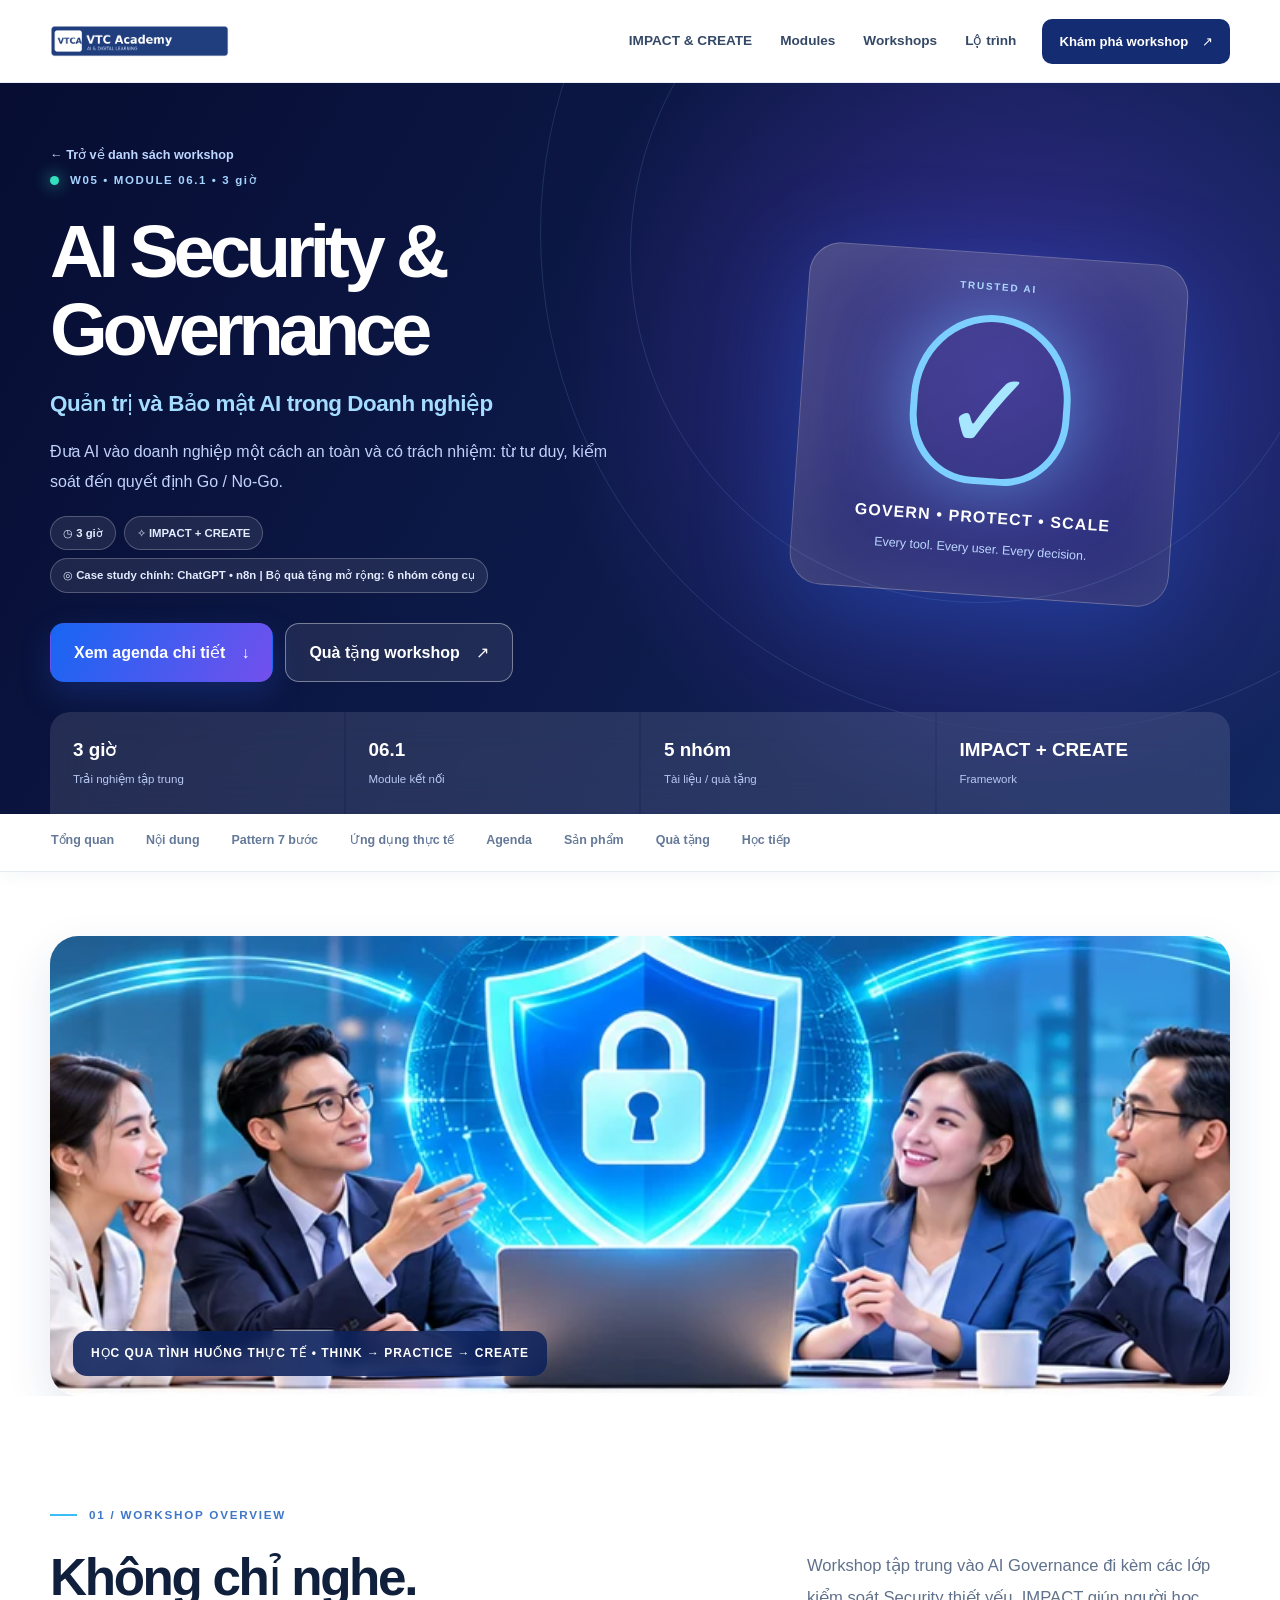
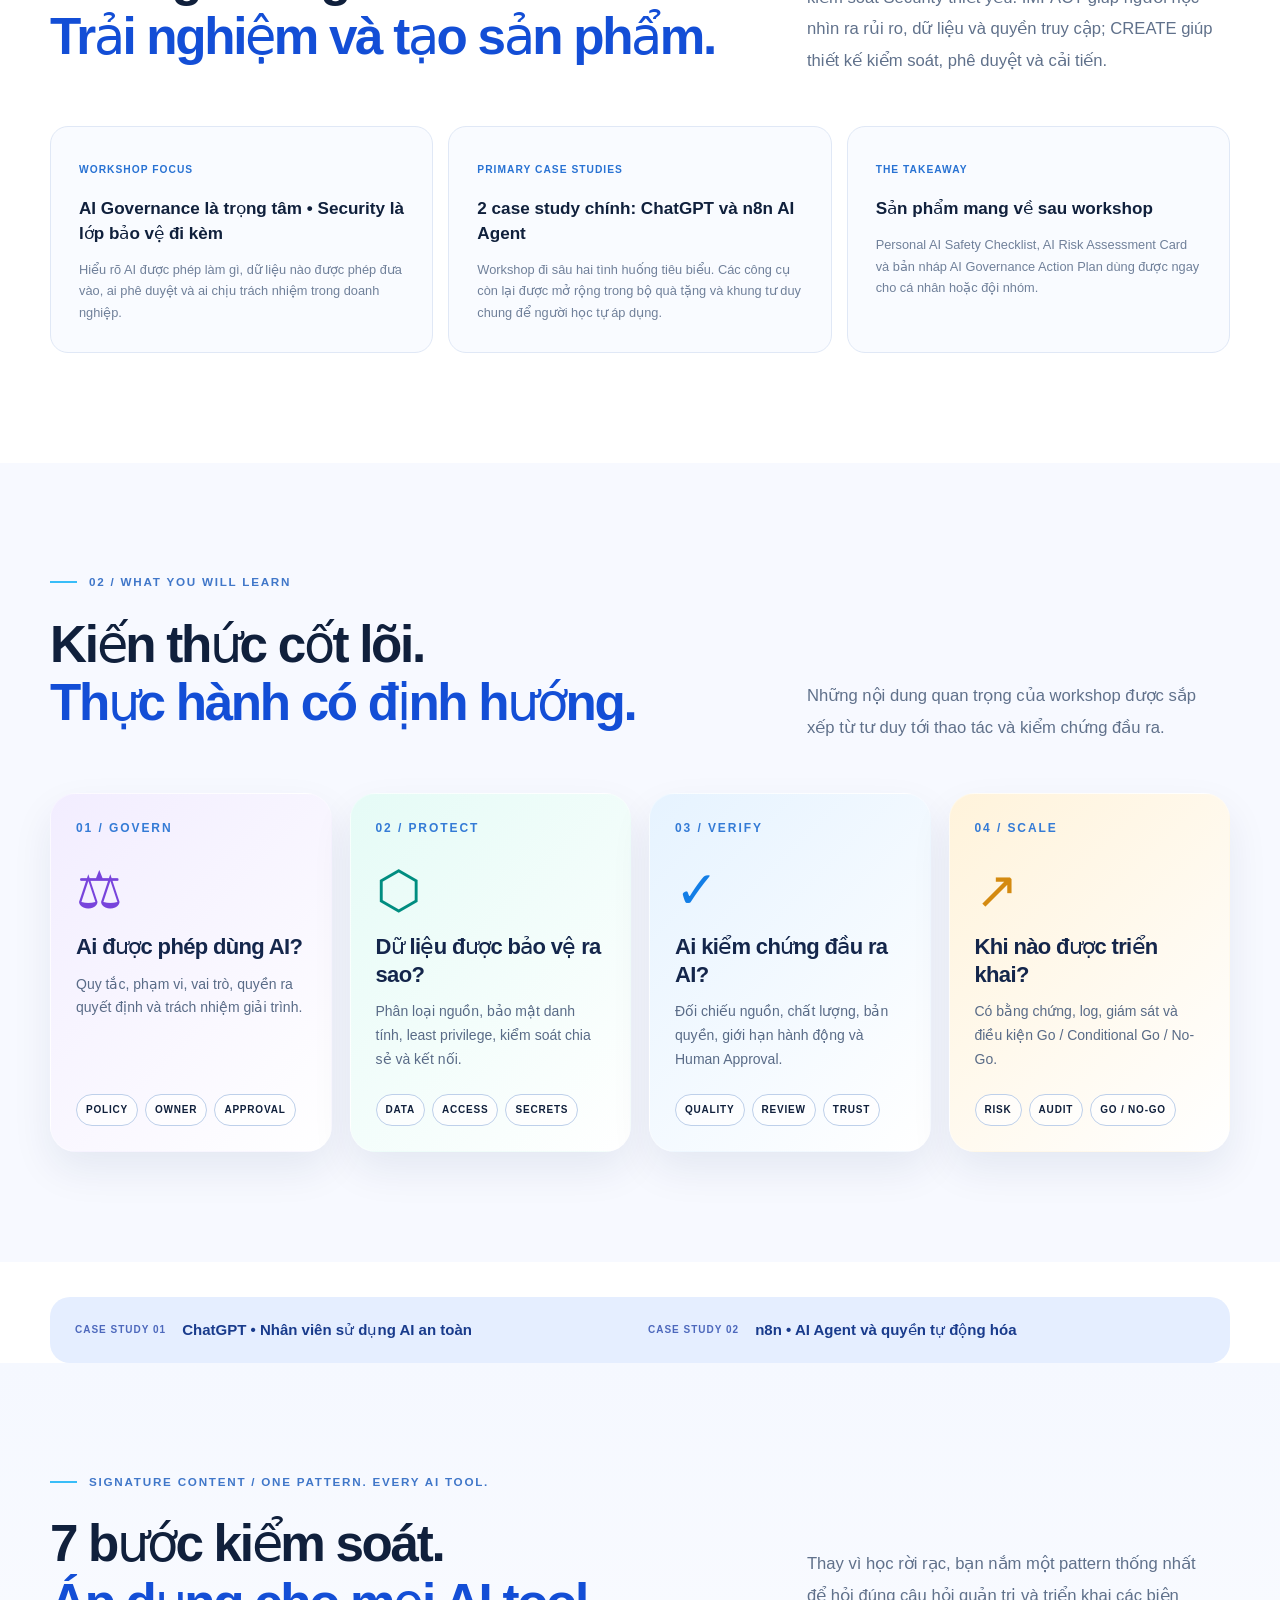
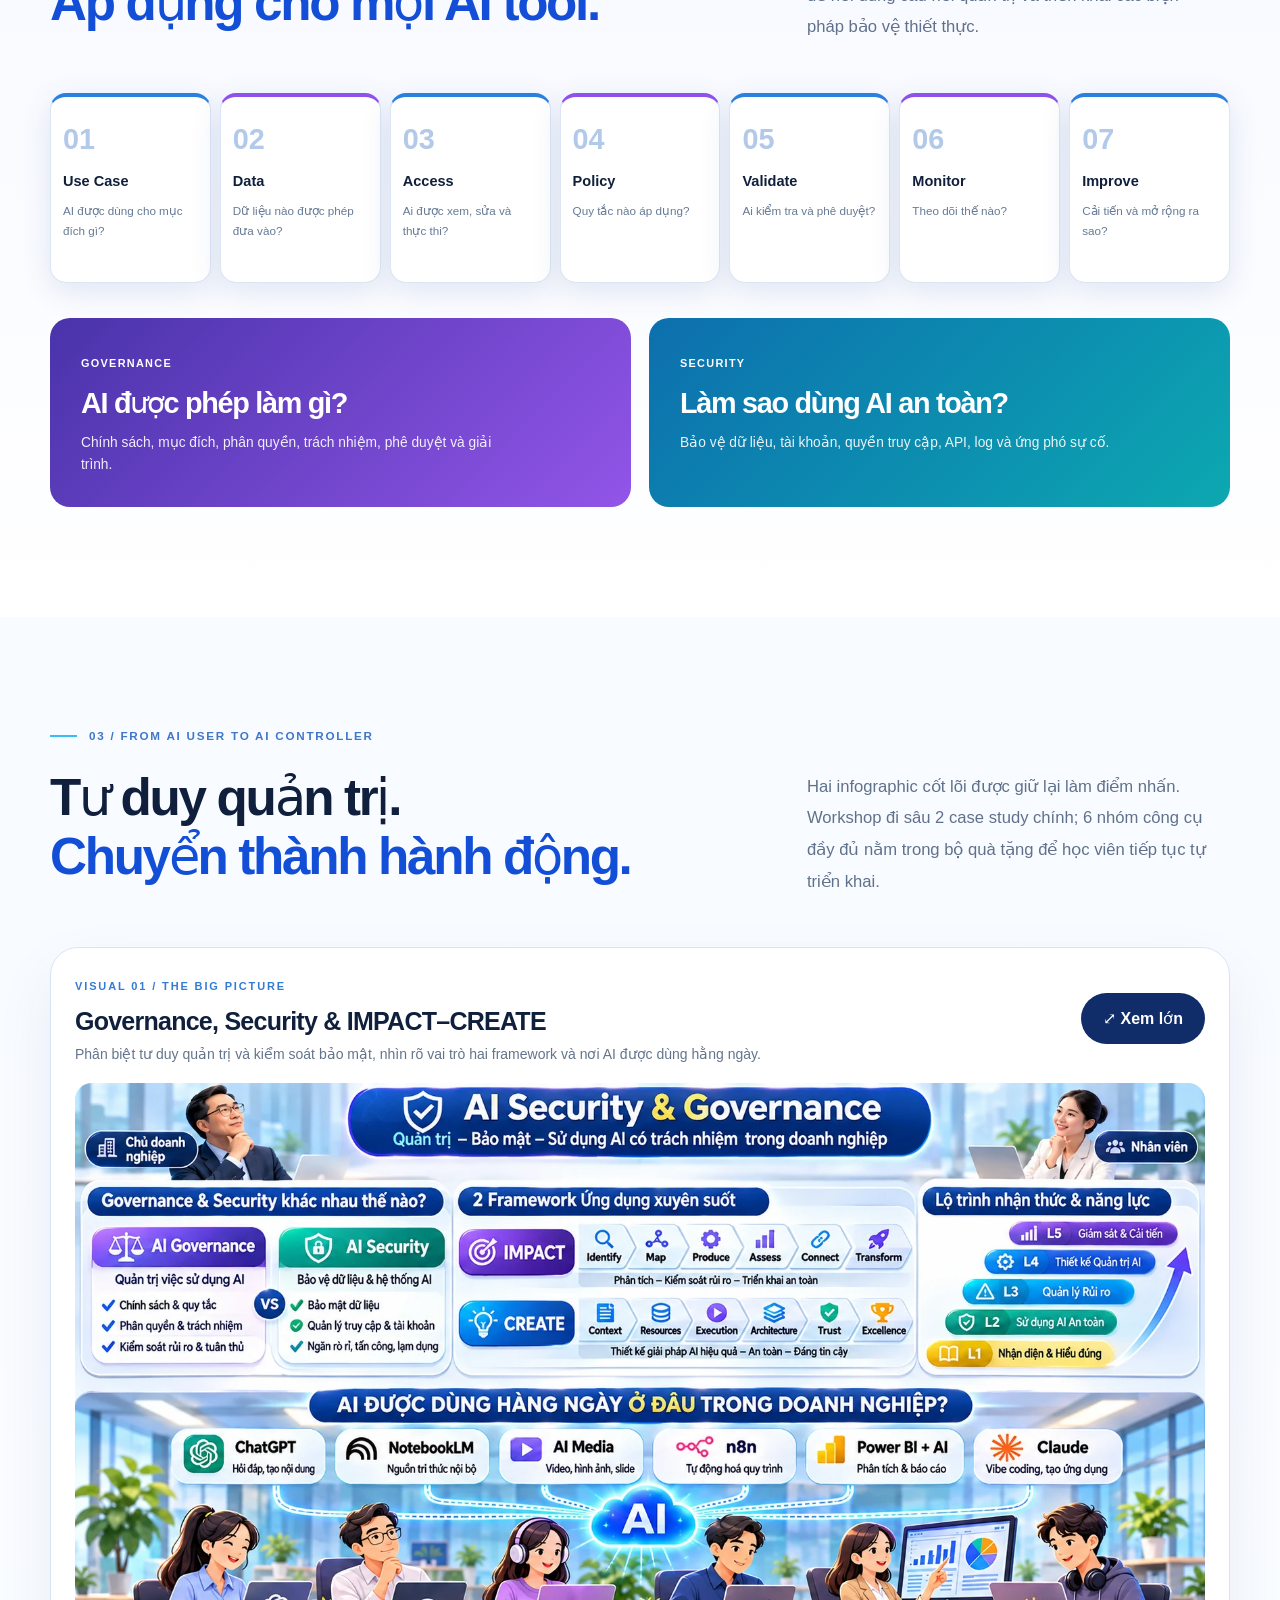
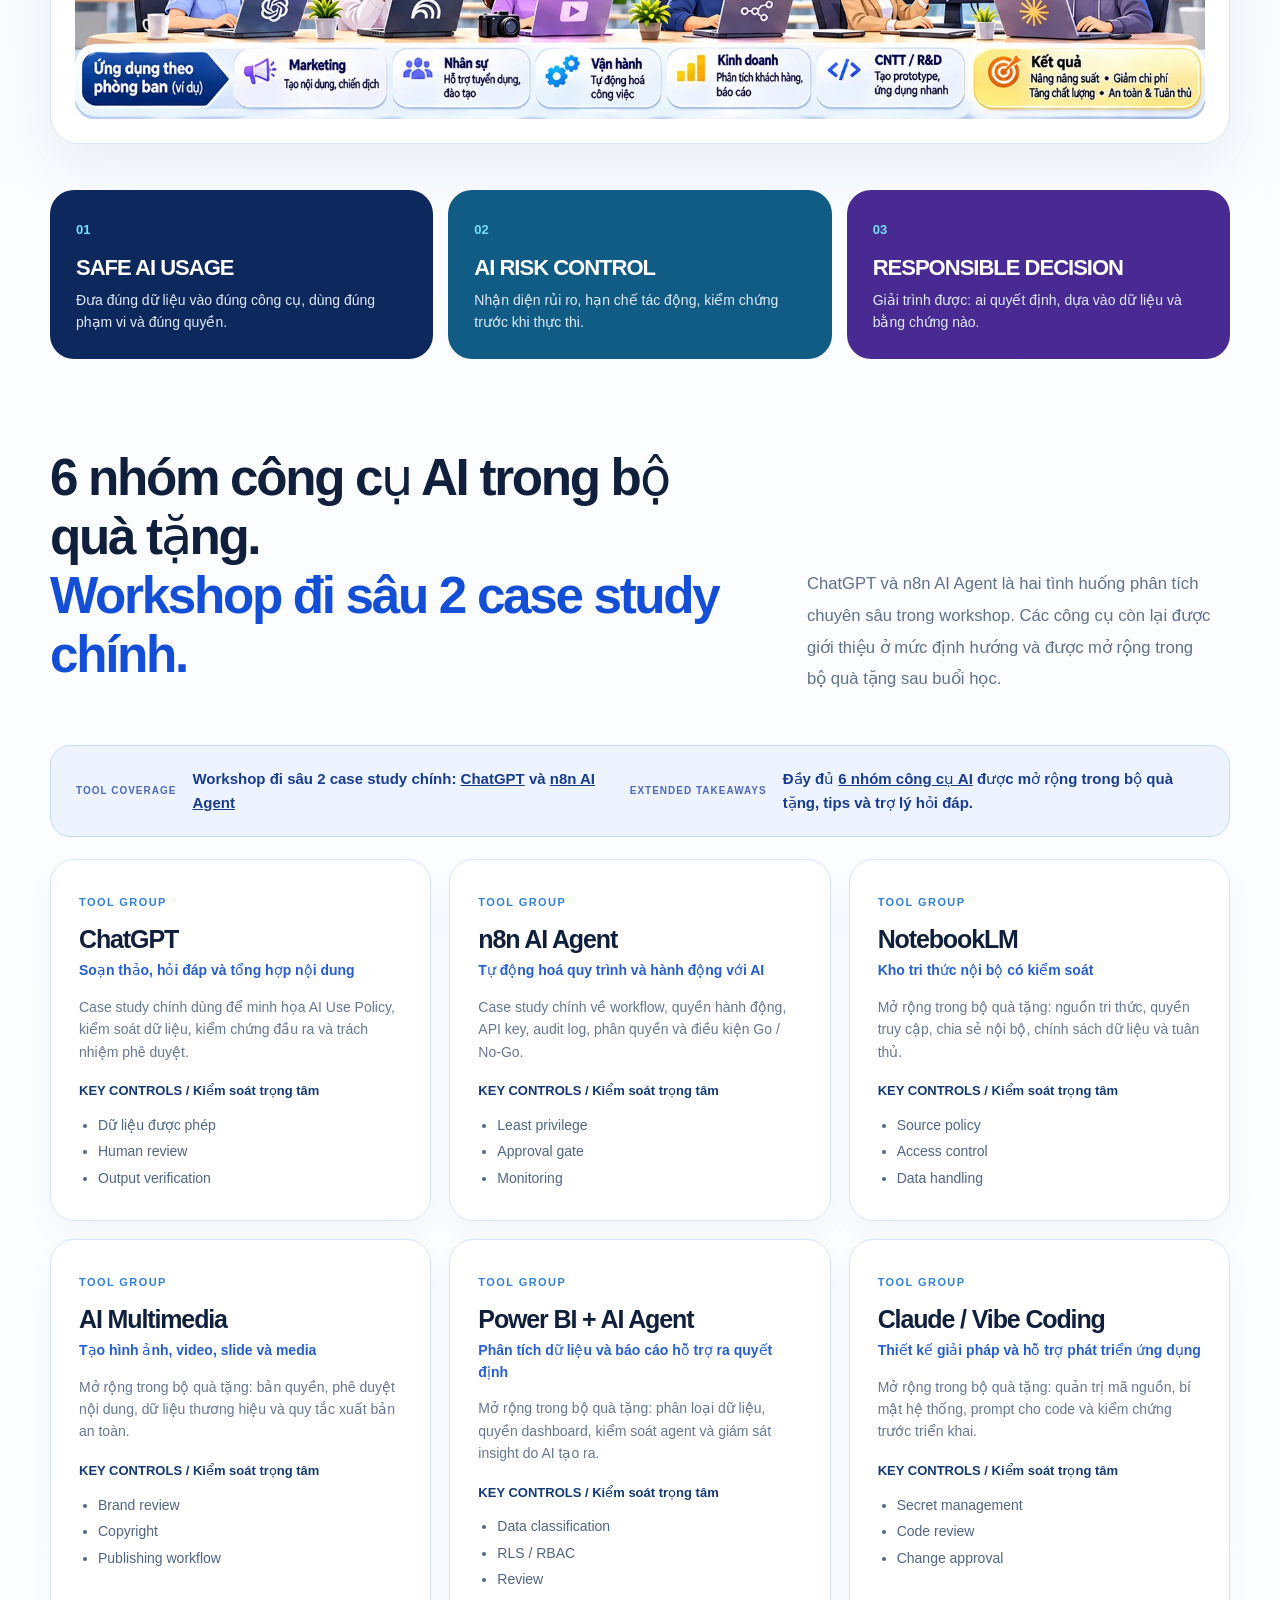
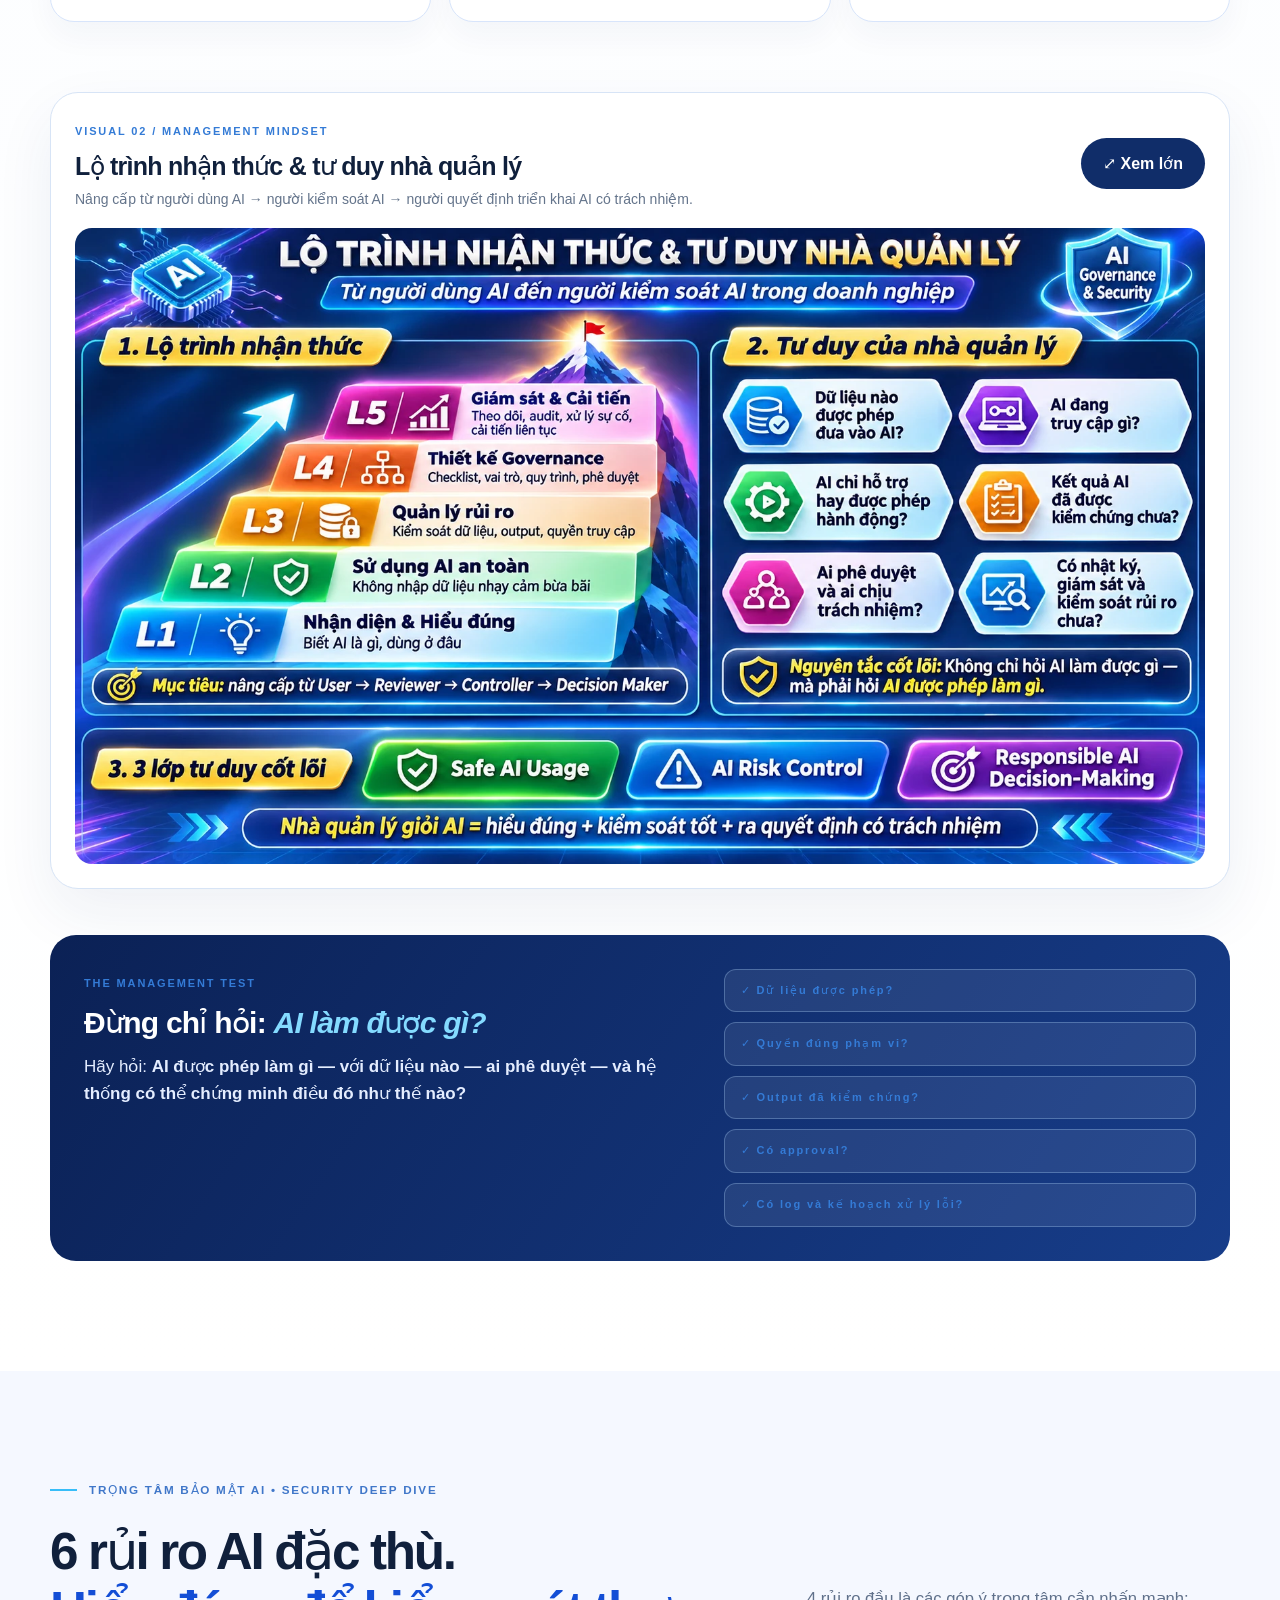
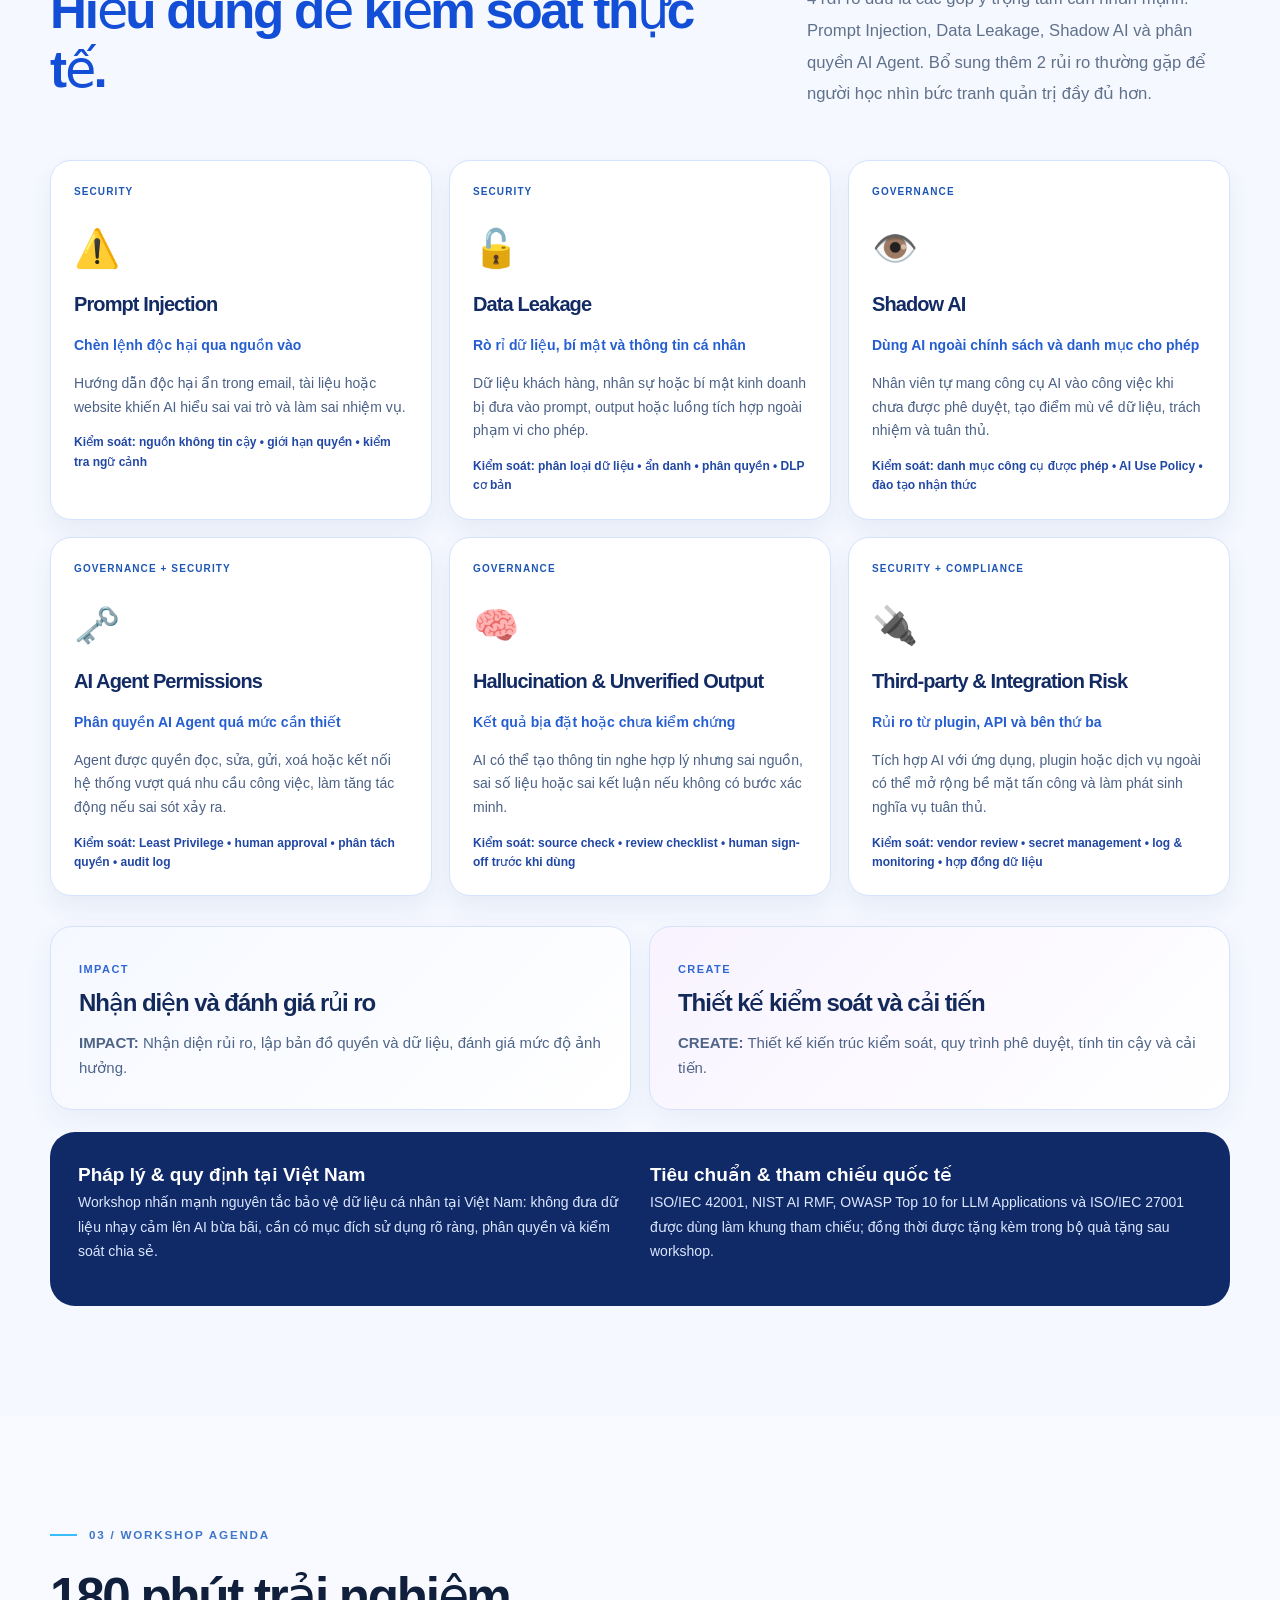
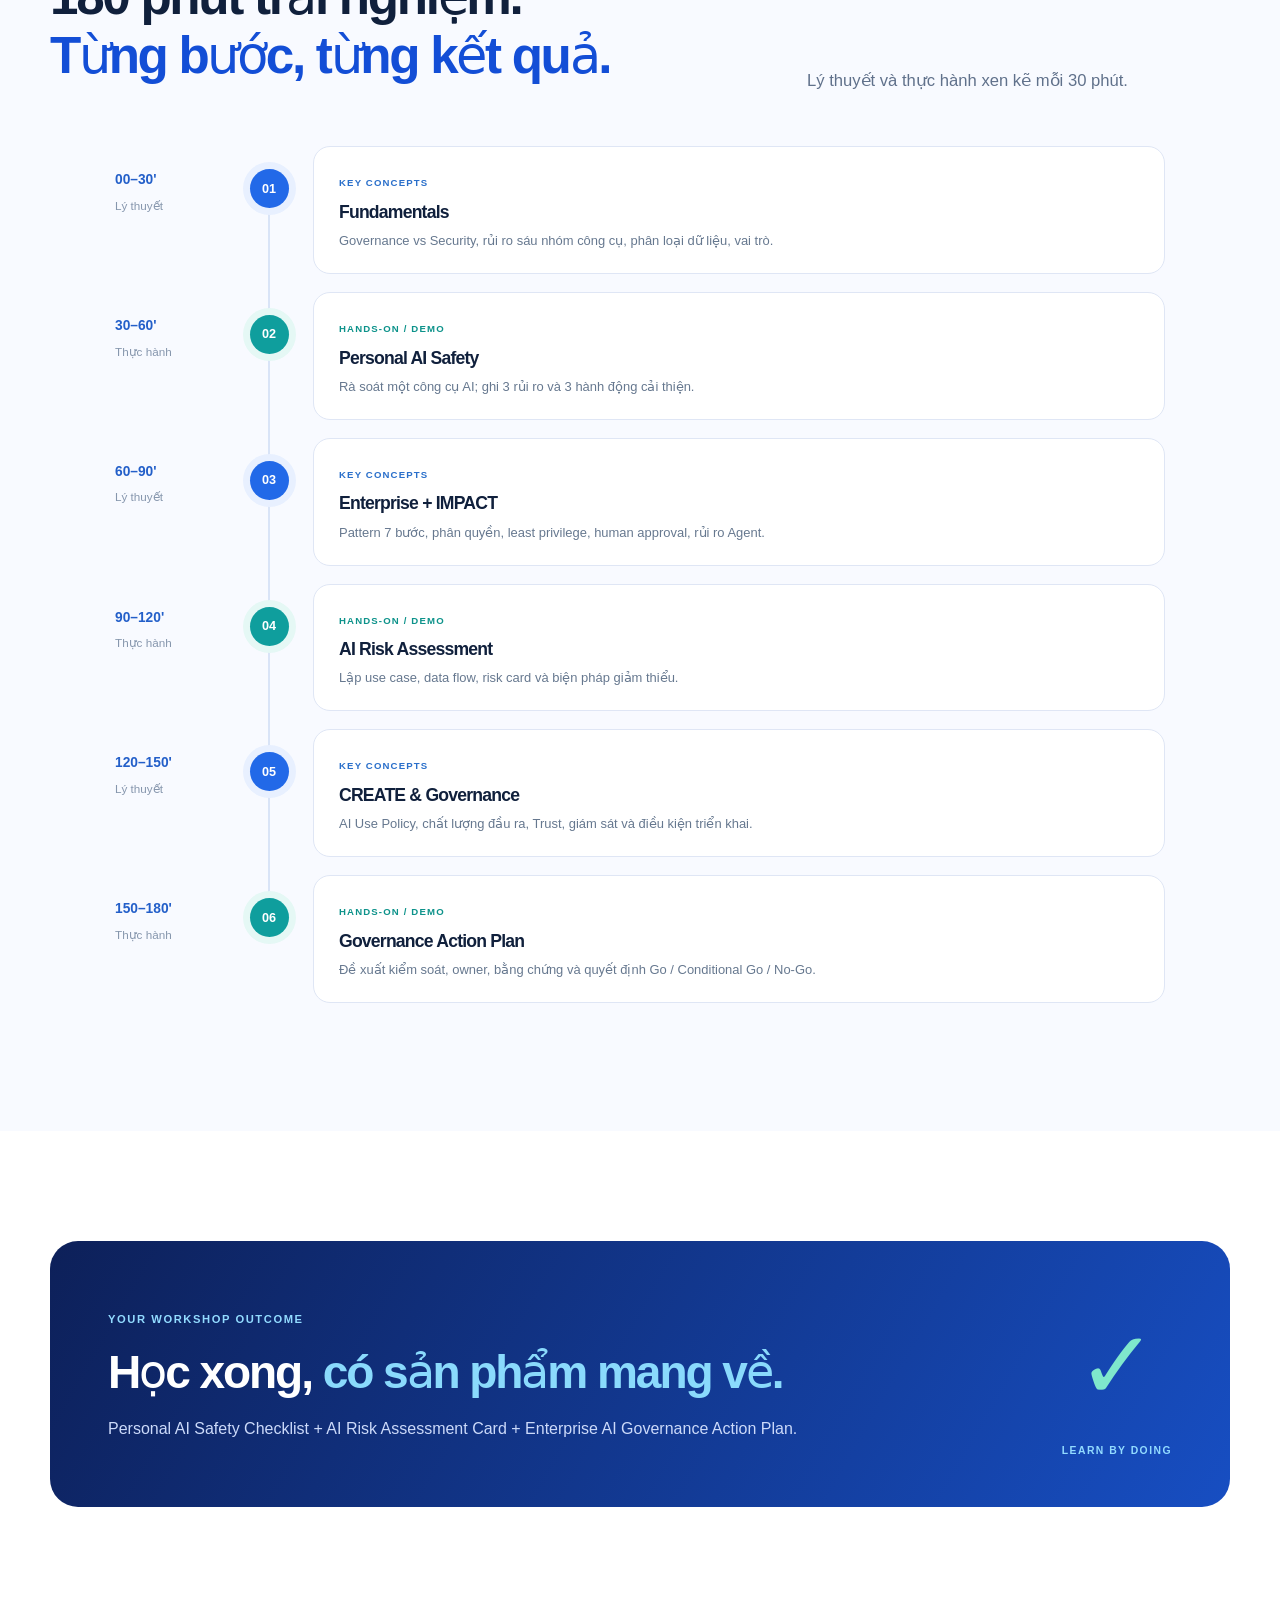
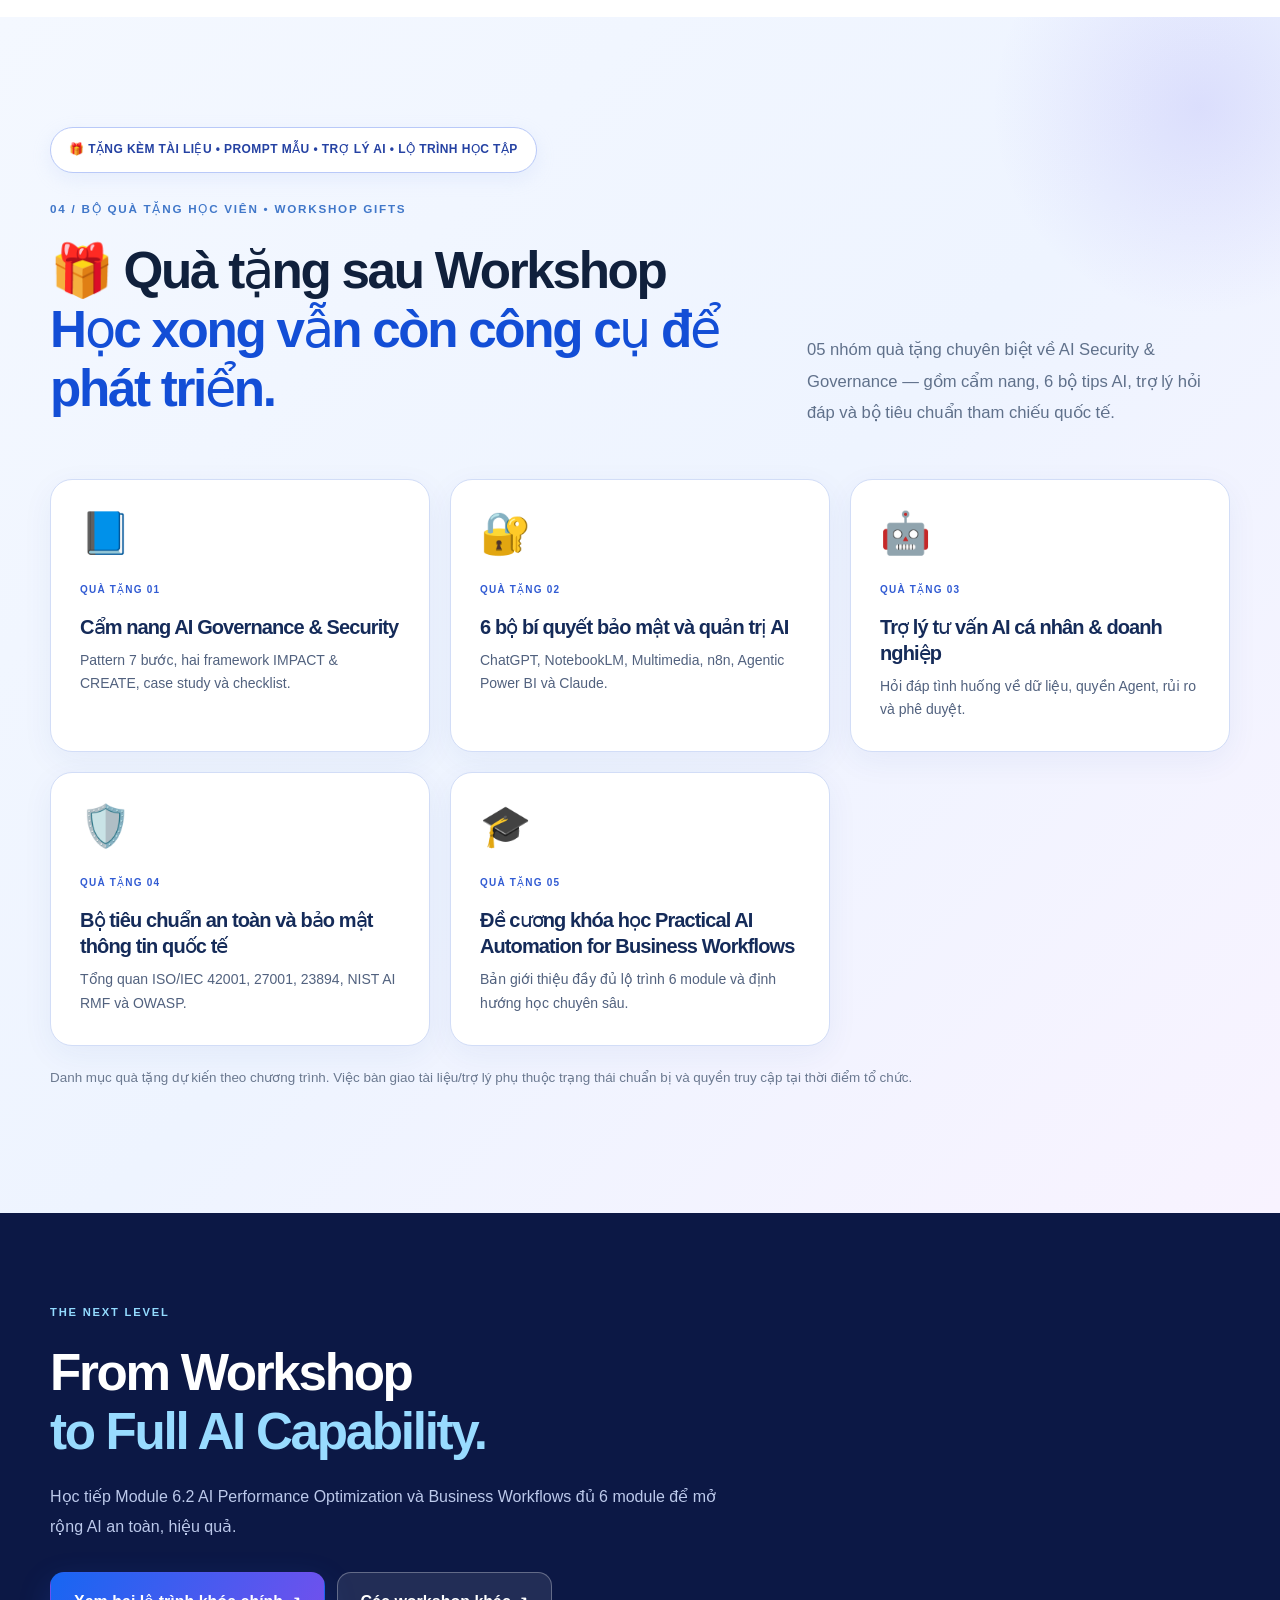
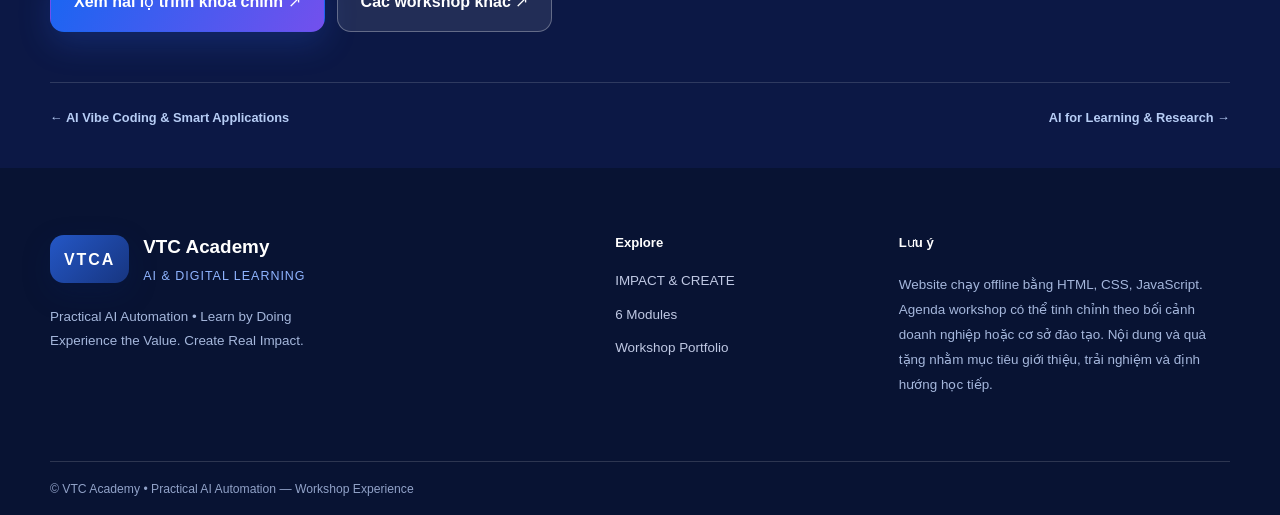
<file: workshop-security.html>
<!DOCTYPE html>

<html lang="vi">
<head>
<meta charset="utf-8"/>
<meta content="width=device-width,initial-scale=1" name="viewport"/>
<meta content="light" name="color-scheme"/>
<meta content="Nhận diện rủi ro, quản trị quyền và dữ liệu, quyết định khi nào AI được phép triển khai." name="description"/>
<title>
   AI Security &amp; Governance | VTC Academy
  </title>
<link href="styles.css" rel="stylesheet"/>
</head>
<body>
<header class="site-header">
<div class="container header-inner">
<a aria-label="VTC Academy Home" class="logo" href="index.html">
<img alt="VTC Academy" src="assets/vtca-wordmark.png"/>
</a>
<nav class="desktop-nav">
<a href="index.html#frameworks">
      IMPACT &amp; CREATE
     </a>
<a href="index.html#modules">
      Modules
     </a>
<a href="index.html#workshops">
      Workshops
     </a>
<a href="index.html#pathways">
      Lộ trình
     </a>
</nav>
<a class="header-cta" href="index.html#workshops">
     Khám phá workshop
     <span>
      ↗
     </span>
</a>
<button aria-expanded="false" aria-label="Mở menu" class="menu-toggle">
     ☰
    </button>
</div>
<nav class="mobile-nav">
<a href="index.html">
     Trang chủ
    </a>
<a href="index.html#frameworks">
     IMPACT &amp; CREATE
    </a>
<a href="index.html#modules">
     Modules
    </a>
<a href="index.html#workshops">
     Workshops
    </a>
</nav>
</header>
<main>
<section class="workshop-hero security-theme">
<div class="hero-glow-a">
</div>
<div class="hero-glow-b">
</div>
<div class="container">
<a class="back-link" href="index.html#workshops">
      ← Trở về danh sách workshop
     </a>
<div class="workshop-hero-inner">
<div class="workshop-hero-copy">
<span class="eyebrow">
<span class="pulse-dot">
</span>
        W05 • MODULE 06.1 • 3 giờ
       </span>
<h1>
        AI Security &amp; Governance
       </h1>
<h2>
        Quản trị và Bảo mật AI trong Doanh nghiệp
       </h2>
<p>
        Đưa AI vào doanh nghiệp một cách an toàn và có trách nhiệm: từ tư duy, kiểm soát đến quyết định Go / No-Go.
       </p>
<div class="hero-chips">
<span>
         ◷ 3 giờ
        </span>
<span>
         ✧ IMPACT + CREATE
        </span>
<span>◎ Case study chính: ChatGPT • n8n | Bộ quà tặng mở rộng: 6 nhóm công cụ</span>
</div>
<div class="button-row">
<a class="btn btn-primary" href="#agenda">
         Xem agenda chi tiết
         <span>
          ↓
         </span>
</a>
<a class="btn btn-glass" href="#gifts">
         Quà tặng workshop
         <span>
          ↗
         </span>
</a>
</div>
</div>
<div class="workshop-visual">
<div class="hero-shield">
<span>
         TRUSTED AI
        </span>
<div class="shield-face">
         ✓
        </div>
<strong>
         GOVERN • PROTECT • SCALE
        </strong>
<p>
         Every tool. Every user. Every decision.
        </p>
</div>
</div>
</div>
<div class="workshop-highlights">
<div>
<strong>
        3 giờ
       </strong>
<span>
        Trải nghiệm tập trung
       </span>
</div>
<div>
<strong>
        06.1
       </strong>
<span>
        Module kết nối
       </span>
</div>
<div>
<strong>
        5 nhóm
       </strong>
<span>
        Tài liệu / quà tặng
       </span>
</div>
<div>
<strong>
        IMPACT + CREATE
       </strong>
<span>
        Framework
       </span>
</div>
</div>
</div>
</section>
<nav aria-label="Điều hướng workshop" class="page-subnav">
<div class="container">
<a href="#overview">
      Tổng quan
     </a>
<a href="#contents">
      Nội dung
     </a>
<a href="#pattern">
      Pattern 7 bước
     </a>
<a href="#applications">
      Ứng dụng thực tế
     </a>
<a href="#agenda">
      Agenda
     </a>
<a href="#outcomes">
      Sản phẩm
     </a>
<a href="#gifts">
      Quà tặng
     </a>
<a href="#next">
      Học tiếp
     </a>
</div>
</nav>
<div class="workshop-editorial-banner container"><img alt="Minh họa trải nghiệm AI thực tế của học viên" loading="lazy" src="assets/workshop-security-illustration.webp"/><div class="editorial-caption">HỌC QUA TÌNH HUỐNG THỰC TẾ  •  THINK → PRACTICE → CREATE</div></div><section class="section overview-section" id="overview">
<div class="container">
<div class="section-heading split">
<div>
<div class="kicker"><span class="kicker-line"></span> 01 / WORKSHOP OVERVIEW</div>
<h2>Không chỉ nghe.<br/><em>Trải nghiệm và tạo sản phẩm.</em></h2>
</div>
<p>Workshop tập trung vào AI Governance đi kèm các lớp kiểm soát Security thiết yếu. IMPACT giúp người học nhìn ra rủi ro, dữ liệu và quyền truy cập; CREATE giúp thiết kế kiểm soát, phê duyệt và cải tiến.</p>
</div>
<div class="overview-feature-grid">
<article class="overview-feature">
<span>WORKSHOP FOCUS</span>
<strong>AI Governance là trọng tâm • Security là lớp bảo vệ đi kèm</strong>
<p>Hiểu rõ AI được phép làm gì, dữ liệu nào được phép đưa vào, ai phê duyệt và ai chịu trách nhiệm trong doanh nghiệp.</p>
</article>
<article class="overview-feature">
<span>PRIMARY CASE STUDIES</span>
<strong>2 case study chính: ChatGPT và n8n AI Agent</strong>
<p>Workshop đi sâu hai tình huống tiêu biểu. Các công cụ còn lại được mở rộng trong bộ quà tặng và khung tư duy chung để người học tự áp dụng.</p>
</article>
<article class="overview-feature">
<span>THE TAKEAWAY</span>
<strong>Sản phẩm mang về sau workshop</strong>
<p>Personal AI Safety Checklist, AI Risk Assessment Card và bản nháp AI Governance Action Plan dùng được ngay cho cá nhân hoặc đội nhóm.</p>
</article>
</div>
</div>
</section>
<section class="section content-section" id="contents">
<div class="container">
<div class="kicker">
<span class="kicker-line">
</span>
      02 / WHAT YOU WILL LEARN
     </div>
<div class="section-heading split">
<h2>
       Kiến thức cốt lõi.
       <br/>
<em>
        Thực hành có định hướng.
       </em>
</h2>
<p>
       Những nội dung quan trọng của workshop được sắp xếp từ tư duy tới thao tác và kiểm chứng đầu ra.
      </p>
</div>
<div class="security-knowledge-grid">
<article class="knowledge-card purple">
<div class="knowledge-badge">
        01 / GOVERN
       </div>
<div class="knowledge-symbol">
        ⚖
       </div>
<h3>
        Ai được phép dùng AI?
       </h3>
<p>
        Quy tắc, phạm vi, vai trò, quyền ra quyết định và trách nhiệm giải trình.
       </p>
<div class="knowledge-tags">
<span>
         POLICY
        </span>
<span>
         OWNER
        </span>
<span>
         APPROVAL
        </span>
</div>
</article>
<article class="knowledge-card teal">
<div class="knowledge-badge">
        02 / PROTECT
       </div>
<div class="knowledge-symbol">
        ⬡
       </div>
<h3>
        Dữ liệu được bảo vệ ra sao?
       </h3>
<p>
        Phân loại nguồn, bảo mật danh tính, least privilege, kiểm soát chia sẻ và kết nối.
       </p>
<div class="knowledge-tags">
<span>
         DATA
        </span>
<span>
         ACCESS
        </span>
<span>
         SECRETS
        </span>
</div>
</article>
<article class="knowledge-card blue">
<div class="knowledge-badge">
        03 / VERIFY
       </div>
<div class="knowledge-symbol">
        ✓
       </div>
<h3>
        Ai kiểm chứng đầu ra AI?
       </h3>
<p>
        Đối chiếu nguồn, chất lượng, bản quyền, giới hạn hành động và Human Approval.
       </p>
<div class="knowledge-tags">
<span>
         QUALITY
        </span>
<span>
         REVIEW
        </span>
<span>
         TRUST
        </span>
</div>
</article>
<article class="knowledge-card amber">
<div class="knowledge-badge">
        04 / SCALE
       </div>
<div class="knowledge-symbol">
        ↗
       </div>
<h3>
        Khi nào được triển khai?
       </h3>
<p>
        Có bằng chứng, log, giám sát và điều kiện Go / Conditional Go / No-Go.
       </p>
<div class="knowledge-tags">
<span>
         RISK
        </span>
<span>
         AUDIT
        </span>
<span>
         GO / NO-GO
        </span>
</div>
</article>
</div>
</div>
</section><div class="container two-demo-banner"><span>CASE STUDY 01</span><strong>ChatGPT • Nhân viên sử dụng AI an toàn</strong><span>CASE STUDY 02</span><strong>n8n • AI Agent và quyền tự động hóa</strong></div>
<section class="section security-special" id="pattern">
<div class="container">
<div class="kicker">
<span class="kicker-line">
</span>
      SIGNATURE CONTENT / ONE PATTERN. EVERY AI TOOL.
     </div>
<div class="section-heading split">
<h2>
       7 bước kiểm soát.
       <br/>
<em>
        Áp dụng cho mọi AI tool.
       </em>
</h2>
<p>
       Thay vì học rời rạc, bạn nắm một pattern thống nhất để hỏi đúng câu hỏi quản trị và triển khai các biện pháp bảo vệ thiết thực.
      </p>
</div>
<div class="pattern-grid">
<div class="pattern-card">
<b>
        01
       </b>
<strong>
        Use Case
       </strong>
<span>
        AI được dùng cho mục đích gì?
       </span>
</div>
<div class="pattern-card">
<b>
        02
       </b>
<strong>
        Data
       </strong>
<span>
        Dữ liệu nào được phép đưa vào?
       </span>
</div>
<div class="pattern-card">
<b>
        03
       </b>
<strong>
        Access
       </strong>
<span>
        Ai được xem, sửa và thực thi?
       </span>
</div>
<div class="pattern-card">
<b>
        04
       </b>
<strong>
        Policy
       </strong>
<span>
        Quy tắc nào áp dụng?
       </span>
</div>
<div class="pattern-card">
<b>
        05
       </b>
<strong>
        Validate
       </strong>
<span>
        Ai kiểm tra và phê duyệt?
       </span>
</div>
<div class="pattern-card">
<b>
        06
       </b>
<strong>
        Monitor
       </strong>
<span>
        Theo dõi thế nào?
       </span>
</div>
<div class="pattern-card">
<b>
        07
       </b>
<strong>
        Improve
       </strong>
<span>
        Cải tiến và mở rộng ra sao?
       </span>
</div>
</div>
<div class="versus-grid">
<div class="versus-card gov">
<span>
        GOVERNANCE
       </span>
<h3>
        AI được phép làm gì?
       </h3>
<p>
        Chính sách, mục đích, phân quyền, trách nhiệm, phê duyệt và giải trình.
       </p>
</div>
<div class="versus-card sec">
<span>
        SECURITY
       </span>
<h3>
        Làm sao dùng AI an toàn?
       </h3>
<p>
        Bảo vệ dữ liệu, tài khoản, quyền truy cập, API, log và ứng phó sự cố.
       </p>
</div>
</div>
</div>
</section>
<section class="section security-showcase" id="applications">
<div class="container">
<div class="kicker">
<span class="kicker-line">
</span>
      03 / FROM AI USER TO AI CONTROLLER
     </div>
<div class="section-heading split">
<h2>Tư duy quản trị.<br/><em>Chuyển thành hành động.</em></h2>
<p>Hai infographic cốt lõi được giữ lại làm điểm nhấn. Workshop đi sâu 2 case study chính; 6 nhóm công cụ đầy đủ nằm trong bộ quà tặng để học viên tiếp tục tự triển khai.</p>
</div>
<div class="security-feature-visual">
<div class="feature-heading">
<div>
<span>
         VISUAL 01 / THE BIG PICTURE
        </span>
<h3>
         Governance, Security &amp; IMPACT–CREATE
        </h3>
<p>
         Phân biệt tư duy quản trị và kiểm soát bảo mật, nhìn rõ vai trò hai framework và nơi AI được dùng hằng ngày.
        </p>
</div>
<button aria-label="Phóng to infographic tổng quan" class="visual-expand" data-showcase-img="assets/security-core-visual.webp" data-showcase-title="AI Security &amp; Governance — Tổng quan">
        ⤢ Xem lớn
       </button>
</div>
<button class="visual-frame" data-showcase-img="assets/security-core-visual.webp" data-showcase-title="AI Security &amp; Governance — Tổng quan">
<img alt="Infographic: Governance vs Security, IMPACT CREATE và ứng dụng AI hằng ngày" loading="lazy" src="assets/security-core-visual.webp"/>
</button>
</div>
<div class="control-layers">
<div class="control-layer">
<b>
        01
       </b>
<h3>
        SAFE AI USAGE
       </h3>
<p>
        Đưa đúng dữ liệu vào đúng công cụ, dùng đúng phạm vi và đúng quyền.
       </p>
</div>
<div class="control-layer">
<b>
        02
       </b>
<h3>
        AI RISK CONTROL
       </h3>
<p>
        Nhận diện rủi ro, hạn chế tác động, kiểm chứng trước khi thực thi.
       </p>
</div>
<div class="control-layer">
<b>
        03
       </b>
<h3>
        RESPONSIBLE DECISION
       </h3>
<p>
        Giải trình được: ai quyết định, dựa vào dữ liệu và bằng chứng nào.
       </p>
</div>
</div>
<div class="section-heading split security-application-heading">
<h2>6 nhóm công cụ AI trong bộ quà tặng.<br/><em>Workshop đi sâu 2 case study chính.</em></h2>
<p>ChatGPT và n8n AI Agent là hai tình huống phân tích chuyên sâu trong workshop. Các công cụ còn lại được giới thiệu ở mức định hướng và được mở rộng trong bộ quà tặng sau buổi học.</p>
</div>
<div class="two-demo-banner tool-coverage-band"><span>TOOL COVERAGE</span><strong>Workshop đi sâu 2 case study chính: <u>ChatGPT</u> và <u>n8n AI Agent</u></strong><span>EXTENDED TAKEAWAYS</span><strong>Đầy đủ <u>6 nhóm công cụ AI</u> được mở rộng trong bộ quà tặng, tips và trợ lý hỏi đáp.</strong></div><div class="tool-control-grid"><article class="tool-control"><span>TOOL GROUP</span><h3>ChatGPT</h3><p class="tool-control-sub">Soạn thảo, hỏi đáp và tổng hợp nội dung</p><p>Case study chính dùng để minh họa AI Use Policy, kiểm soát dữ liệu, kiểm chứng đầu ra và trách nhiệm phê duyệt.</p><strong>KEY CONTROLS / Kiểm soát trọng tâm</strong><ul><li>Dữ liệu được phép</li><li>Human review</li><li>Output verification</li></ul></article><article class="tool-control"><span>TOOL GROUP</span><h3>n8n AI Agent</h3><p class="tool-control-sub">Tự động hoá quy trình và hành động với AI</p><p>Case study chính về workflow, quyền hành động, API key, audit log, phân quyền và điều kiện Go / No-Go.</p><strong>KEY CONTROLS / Kiểm soát trọng tâm</strong><ul><li>Least privilege</li><li>Approval gate</li><li>Monitoring</li></ul></article><article class="tool-control"><span>TOOL GROUP</span><h3>NotebookLM</h3><p class="tool-control-sub">Kho tri thức nội bộ có kiểm soát</p><p>Mở rộng trong bộ quà tặng: nguồn tri thức, quyền truy cập, chia sẻ nội bộ, chính sách dữ liệu và tuân thủ.</p><strong>KEY CONTROLS / Kiểm soát trọng tâm</strong><ul><li>Source policy</li><li>Access control</li><li>Data handling</li></ul></article><article class="tool-control"><span>TOOL GROUP</span><h3>AI Multimedia</h3><p class="tool-control-sub">Tạo hình ảnh, video, slide và media</p><p>Mở rộng trong bộ quà tặng: bản quyền, phê duyệt nội dung, dữ liệu thương hiệu và quy tắc xuất bản an toàn.</p><strong>KEY CONTROLS / Kiểm soát trọng tâm</strong><ul><li>Brand review</li><li>Copyright</li><li>Publishing workflow</li></ul></article><article class="tool-control"><span>TOOL GROUP</span><h3>Power BI + AI Agent</h3><p class="tool-control-sub">Phân tích dữ liệu và báo cáo hỗ trợ ra quyết định</p><p>Mở rộng trong bộ quà tặng: phân loại dữ liệu, quyền dashboard, kiểm soát agent và giám sát insight do AI tạo ra.</p><strong>KEY CONTROLS / Kiểm soát trọng tâm</strong><ul><li>Data classification</li><li>RLS / RBAC</li><li>Review</li></ul></article><article class="tool-control"><span>TOOL GROUP</span><h3>Claude / Vibe Coding</h3><p class="tool-control-sub">Thiết kế giải pháp và hỗ trợ phát triển ứng dụng</p><p>Mở rộng trong bộ quà tặng: quản trị mã nguồn, bí mật hệ thống, prompt cho code và kiểm chứng trước triển khai.</p><strong>KEY CONTROLS / Kiểm soát trọng tâm</strong><ul><li>Secret management</li><li>Code review</li><li>Change approval</li></ul></article></div>
<div class="security-feature-visual roadmap-visual">
<div class="feature-heading">
<div>
<span>
         VISUAL 02 / MANAGEMENT MINDSET
        </span>
<h3>
         Lộ trình nhận thức &amp; tư duy nhà quản lý
        </h3>
<p>
         Nâng cấp từ người dùng AI → người kiểm soát AI → người quyết định triển khai AI có trách nhiệm.
        </p>
</div>
<button aria-label="Phóng to lộ trình" class="visual-expand" data-showcase-img="assets/security-management-roadmap.webp" data-showcase-title="Lộ trình nhận thức &amp; tư duy nhà quản lý">
        ⤢ Xem lớn
       </button>
</div>
<button class="visual-frame" data-showcase-img="assets/security-management-roadmap.webp" data-showcase-title="Lộ trình nhận thức &amp; tư duy nhà quản lý">
<img alt="Lộ trình nhận thức quản trị và bảo mật AI từ cấp độ 1 đến 5" loading="lazy" src="assets/security-management-roadmap.webp"/>
</button>
</div>
<div class="decision-panel">
<div>
<span>
        THE MANAGEMENT TEST
       </span>
<h3>
        Đừng chỉ hỏi:
        <em>
         AI làm được gì?
        </em>
</h3>
<p>
        Hãy hỏi:
        <strong>
         AI được phép làm gì — với dữ liệu nào — ai phê duyệt — và hệ thống có thể chứng minh điều đó như thế nào?
        </strong>
</p>
</div>
<div class="decision-questions">
<span>
        ✓ Dữ liệu được phép?
       </span>
<span>
        ✓ Quyền đúng phạm vi?
       </span>
<span>
        ✓ Output đã kiểm chứng?
       </span>
<span>
        ✓ Có approval?
       </span>
<span>
        ✓ Có log và kế hoạch xử lý lỗi?
       </span>
</div>
</div>
</div>
</section>
<section class="section risk-focus-section" id="ai-risks">
<div class="container">
<div class="section-heading split">
<div>
<div class="kicker"><span class="kicker-line"></span> TRỌNG TÂM BẢO MẬT AI • SECURITY DEEP DIVE</div>
<h2>6 rủi ro AI đặc thù.<br/><em>Hiểu đúng để kiểm soát thực tế.</em></h2>
</div>
<p>4 rủi ro đầu là các góp ý trọng tâm cần nhấn mạnh: Prompt Injection, Data Leakage, Shadow AI và phân quyền AI Agent. Bổ sung thêm 2 rủi ro thường gặp để người học nhìn bức tranh quản trị đầy đủ hơn.</p>
</div>
<div class="risk-four-grid risk-six-grid">
<article class="risk-tile">
<div class="risk-tag">SECURITY</div>
<span>⚠️</span>
<h3>Prompt Injection</h3>
<p class="risk-subline">Chèn lệnh độc hại qua nguồn vào</p>
<p>Hướng dẫn độc hại ẩn trong email, tài liệu hoặc website khiến AI hiểu sai vai trò và làm sai nhiệm vụ.</p>
<strong>Kiểm soát: nguồn không tin cậy • giới hạn quyền • kiểm tra ngữ cảnh</strong>
</article>
<article class="risk-tile">
<div class="risk-tag">SECURITY</div>
<span>🔓</span>
<h3>Data Leakage</h3>
<p class="risk-subline">Rò rỉ dữ liệu, bí mật và thông tin cá nhân</p>
<p>Dữ liệu khách hàng, nhân sự hoặc bí mật kinh doanh bị đưa vào prompt, output hoặc luồng tích hợp ngoài phạm vi cho phép.</p>
<strong>Kiểm soát: phân loại dữ liệu • ẩn danh • phân quyền • DLP cơ bản</strong>
</article>
<article class="risk-tile">
<div class="risk-tag">GOVERNANCE</div>
<span>👁️</span>
<h3>Shadow AI</h3>
<p class="risk-subline">Dùng AI ngoài chính sách và danh mục cho phép</p>
<p>Nhân viên tự mang công cụ AI vào công việc khi chưa được phê duyệt, tạo điểm mù về dữ liệu, trách nhiệm và tuân thủ.</p>
<strong>Kiểm soát: danh mục công cụ được phép • AI Use Policy • đào tạo nhận thức</strong>
</article>
<article class="risk-tile">
<div class="risk-tag">GOVERNANCE + SECURITY</div>
<span>🗝️</span>
<h3>AI Agent Permissions</h3>
<p class="risk-subline">Phân quyền AI Agent quá mức cần thiết</p>
<p>Agent được quyền đọc, sửa, gửi, xoá hoặc kết nối hệ thống vượt quá nhu cầu công việc, làm tăng tác động nếu sai sót xảy ra.</p>
<strong>Kiểm soát: Least Privilege • human approval • phân tách quyền • audit log</strong>
</article>
<article class="risk-tile">
<div class="risk-tag">GOVERNANCE</div>
<span>🧠</span>
<h3>Hallucination &amp; Unverified Output</h3>
<p class="risk-subline">Kết quả bịa đặt hoặc chưa kiểm chứng</p>
<p>AI có thể tạo thông tin nghe hợp lý nhưng sai nguồn, sai số liệu hoặc sai kết luận nếu không có bước xác minh.</p>
<strong>Kiểm soát: source check • review checklist • human sign-off trước khi dùng</strong>
</article>
<article class="risk-tile">
<div class="risk-tag">SECURITY + COMPLIANCE</div>
<span>🔌</span>
<h3>Third-party &amp; Integration Risk</h3>
<p class="risk-subline">Rủi ro từ plugin, API và bên thứ ba</p>
<p>Tích hợp AI với ứng dụng, plugin hoặc dịch vụ ngoài có thể mở rộng bề mặt tấn công và làm phát sinh nghĩa vụ tuân thủ.</p>
<strong>Kiểm soát: vendor review • secret management • log &amp; monitoring • hợp đồng dữ liệu</strong>
</article>
</div>
<div class="framework-summary-grid">
<article class="framework-summary-card impact">
<span>IMPACT</span>
<h3>Nhận diện và đánh giá rủi ro</h3>
<p><strong>IMPACT:</strong> Nhận diện rủi ro, lập bản đồ quyền và dữ liệu, đánh giá mức độ ảnh hưởng.</p>
</article>
<article class="framework-summary-card create">
<span>CREATE</span>
<h3>Thiết kế kiểm soát và cải tiến</h3>
<p><strong>CREATE:</strong> Thiết kế kiến trúc kiểm soát, quy trình phê duyệt, tính tin cậy và cải tiến.</p>
</article>
</div>
<div class="risk-law">
<div>
<b>Pháp lý &amp; quy định tại Việt Nam</b>
<p>Workshop nhấn mạnh nguyên tắc bảo vệ dữ liệu cá nhân tại Việt Nam: không đưa dữ liệu nhạy cảm lên AI bừa bãi, cần có mục đích sử dụng rõ ràng, phân quyền và kiểm soát chia sẻ.</p>
</div>
<div>
<b>Tiêu chuẩn &amp; tham chiếu quốc tế</b>
<p>ISO/IEC 42001, NIST AI RMF, OWASP Top 10 for LLM Applications và ISO/IEC 27001 được dùng làm khung tham chiếu; đồng thời được tặng kèm trong bộ quà tặng sau workshop.</p>
</div>
</div>
</div>
</section><section class="section agenda-section" id="agenda">
<div class="container">
<div class="kicker">
<span class="kicker-line">
</span>
      03 / WORKSHOP AGENDA
     </div>
<div class="section-heading split">
<h2>
       180 phút trải nghiệm.
       <br/>
<em>
        Từng bước, từng kết quả.
       </em>
</h2>
<p>
       Lý thuyết và thực hành xen kẽ mỗi 30 phút.
      </p>
</div>
<div class="agenda-timeline">
<div class="agenda-item theory">
<div class="agenda-time">
<span>
         00–30'
        </span>
<small>
         Lý thuyết
        </small>
</div>
<div class="agenda-track">
<span>
         01
        </span>
</div>
<div class="agenda-content">
<span class="agenda-chip">
         KEY CONCEPTS
        </span>
<h3>
         Fundamentals
        </h3>
<p>
         Governance vs Security, rủi ro sáu nhóm công cụ, phân loại dữ liệu, vai trò.
        </p>
</div>
</div>
<div class="agenda-item practice">
<div class="agenda-time">
<span>
         30–60'
        </span>
<small>
         Thực hành
        </small>
</div>
<div class="agenda-track">
<span>
         02
        </span>
</div>
<div class="agenda-content">
<span class="agenda-chip">
         HANDS-ON / DEMO
        </span>
<h3>
         Personal AI Safety
        </h3>
<p>
         Rà soát một công cụ AI; ghi 3 rủi ro và 3 hành động cải thiện.
        </p>
</div>
</div>
<div class="agenda-item theory">
<div class="agenda-time">
<span>
         60–90'
        </span>
<small>
         Lý thuyết
        </small>
</div>
<div class="agenda-track">
<span>
         03
        </span>
</div>
<div class="agenda-content">
<span class="agenda-chip">
         KEY CONCEPTS
        </span>
<h3>
         Enterprise + IMPACT
        </h3>
<p>
         Pattern 7 bước, phân quyền, least privilege, human approval, rủi ro Agent.
        </p>
</div>
</div>
<div class="agenda-item practice">
<div class="agenda-time">
<span>
         90–120'
        </span>
<small>
         Thực hành
        </small>
</div>
<div class="agenda-track">
<span>
         04
        </span>
</div>
<div class="agenda-content">
<span class="agenda-chip">
         HANDS-ON / DEMO
        </span>
<h3>
         AI Risk Assessment
        </h3>
<p>
         Lập use case, data flow, risk card và biện pháp giảm thiểu.
        </p>
</div>
</div>
<div class="agenda-item theory">
<div class="agenda-time">
<span>
         120–150'
        </span>
<small>
         Lý thuyết
        </small>
</div>
<div class="agenda-track">
<span>
         05
        </span>
</div>
<div class="agenda-content">
<span class="agenda-chip">
         KEY CONCEPTS
        </span>
<h3>
         CREATE &amp; Governance
        </h3>
<p>
         AI Use Policy, chất lượng đầu ra, Trust, giám sát và điều kiện triển khai.
        </p>
</div>
</div>
<div class="agenda-item practice">
<div class="agenda-time">
<span>
         150–180'
        </span>
<small>
         Thực hành
        </small>
</div>
<div class="agenda-track">
<span>
         06
        </span>
</div>
<div class="agenda-content">
<span class="agenda-chip">
         HANDS-ON / DEMO
        </span>
<h3>
         Governance Action Plan
        </h3>
<p>
         Đề xuất kiểm soát, owner, bằng chứng và quyết định Go / Conditional Go / No-Go.
        </p>
</div>
</div>
</div>
</div>
</section>
<section class="section outcome-section" id="outcomes">
<div class="container">
<div class="outcome-box">
<div>
<span>
        YOUR WORKSHOP OUTCOME
       </span>
<h2>
        Học xong,
        <em>
         có sản phẩm mang về.
        </em>
</h2>
<p>
        Personal AI Safety Checklist + AI Risk Assessment Card + Enterprise AI Governance Action Plan.
       </p>
</div>
<div class="outcome-figure">
       ✓
       <span>
        LEARN BY DOING
       </span>
</div>
</div>
</div>
</section>
<section class="gifts-premium gifts-section section" id="gifts">
<div class="container"><div class="gift-ribbon">🎁  TẶNG KÈM TÀI LIỆU • PROMPT MẪU • TRỢ LÝ AI • LỘ TRÌNH HỌC TẬP</div>
<div class="kicker">04 / BỘ QUÀ TẶNG HỌC VIÊN  •  WORKSHOP GIFTS</div>
<div class="section-heading split">
<h2>🎁 Quà tặng sau Workshop<br/><em>Học xong vẫn còn công cụ để phát triển.</em></h2>
<p>05 nhóm quà tặng chuyên biệt về AI Security &amp; Governance — gồm cẩm nang, 6 bộ tips AI, trợ lý hỏi đáp và bộ tiêu chuẩn tham chiếu quốc tế.</p>
</div>
<div class="gift-grid"><article class="gift-card gift-card-wow"><div class="gift-icon">📘</div><span class="gift-num">QUÀ TẶNG 01</span><h3>Cẩm nang AI Governance &amp; Security</h3><p>Pattern 7 bước, hai framework IMPACT &amp; CREATE, case study và checklist.</p></article><article class="gift-card gift-card-wow"><div class="gift-icon">🔐</div><span class="gift-num">QUÀ TẶNG 02</span><h3>6 bộ bí quyết bảo mật và quản trị AI</h3><p>ChatGPT, NotebookLM, Multimedia, n8n, Agentic Power BI và Claude.</p></article><article class="gift-card gift-card-wow"><div class="gift-icon">🤖</div><span class="gift-num">QUÀ TẶNG 03</span><h3>Trợ lý tư vấn AI cá nhân &amp; doanh nghiệp</h3><p>Hỏi đáp tình huống về dữ liệu, quyền Agent, rủi ro và phê duyệt.</p></article><article class="gift-card gift-card-wow"><div class="gift-icon">🛡️</div><span class="gift-num">QUÀ TẶNG 04</span><h3>Bộ tiêu chuẩn an toàn và bảo mật thông tin quốc tế</h3><p>Tổng quan ISO/IEC 42001, 27001, 23894, NIST AI RMF và OWASP.</p></article><article class="gift-card gift-card-wow"><div class="gift-icon">🎓</div><span class="gift-num">QUÀ TẶNG 05</span><h3>Đề cương khóa học Practical AI Automation for Business Workflows</h3><p>Bản giới thiệu đầy đủ lộ trình 6 module và định hướng học chuyên sâu.</p></article></div>
<p class="section-note">
      Danh mục quà tặng dự kiến theo chương trình. Việc bàn giao tài liệu/trợ lý phụ thuộc trạng thái chuẩn bị và quyền truy cập tại thời điểm tổ chức.
     </p>
</div>
</section>
<section class="section next-section" id="next">
<div class="container">
<div class="next-box">
<span>
       THE NEXT LEVEL
      </span>
<h2>
       From Workshop
       <br/>
<em>
        to Full AI Capability.
       </em>
</h2>
<p>
       Học tiếp Module 6.2 AI Performance Optimization và Business Workflows đủ 6 module để mở rộng AI an toàn, hiệu quả.
      </p>
<div class="next-actions">
<a class="btn btn-primary" href="index.html#pathways">
        Xem hai lộ trình khóa chính ↗
       </a>
<a class="btn btn-light" href="index.html#workshops">
        Các workshop khác ↗
       </a>
</div>
</div>
<div class="page-pagination">
<a href="workshop-vibe.html">
       ← AI Vibe Coding &amp; Smart Applications
      </a>
<a href="workshop-learning.html">
       AI for Learning &amp; Research →
      </a>
</div>
</div>
</section>
</main>
<footer class="site-footer">
<div class="container footer-main">
<div>
<div class="footer-brand">
<span class="footer-brand-chip">VTCA</span>
<div class="footer-brand-meta">
<strong>VTC Academy</strong>
<small>AI &amp; Digital Learning</small>
</div>
</div>
<p>Practical AI Automation • Learn by Doing<br/>Experience the Value. Create Real Impact.</p>
</div>
<div>
<strong>Explore</strong>
<a href="index.html#frameworks">IMPACT &amp; CREATE</a>
<a href="index.html#modules">6 Modules</a>
<a href="index.html#workshops">Workshop Portfolio</a>
</div>
<div>
<strong>Lưu ý</strong>
<p>Website chạy offline bằng HTML, CSS, JavaScript. Agenda workshop có thể tinh chỉnh theo bối cảnh doanh nghiệp hoặc cơ sở đào tạo. Nội dung và quà tặng nhằm mục tiêu giới thiệu, trải nghiệm và định hướng học tiếp.</p>
</div>
</div>
<div class="container footer-bottom">© VTC Academy • Practical AI Automation — Workshop Experience</div>
</footer>
<div aria-hidden="true" aria-label="Infographic phóng to" aria-modal="true" class="security-modal" id="securityVisualModal" role="dialog">
<div class="security-modal-header">
<strong id="securityModalTitle">
     Infographic
    </strong>
<button aria-label="Đóng hình" class="security-modal-close">
     ✕
    </button>
</div>
<img alt="Infographic phóng to" id="securityModalImage"/>
<p>
    Nhấn ESC hoặc nút × để đóng hình.
   </p>
</div>
<script src="script.js">
</script>
</body>
</html>
</file>
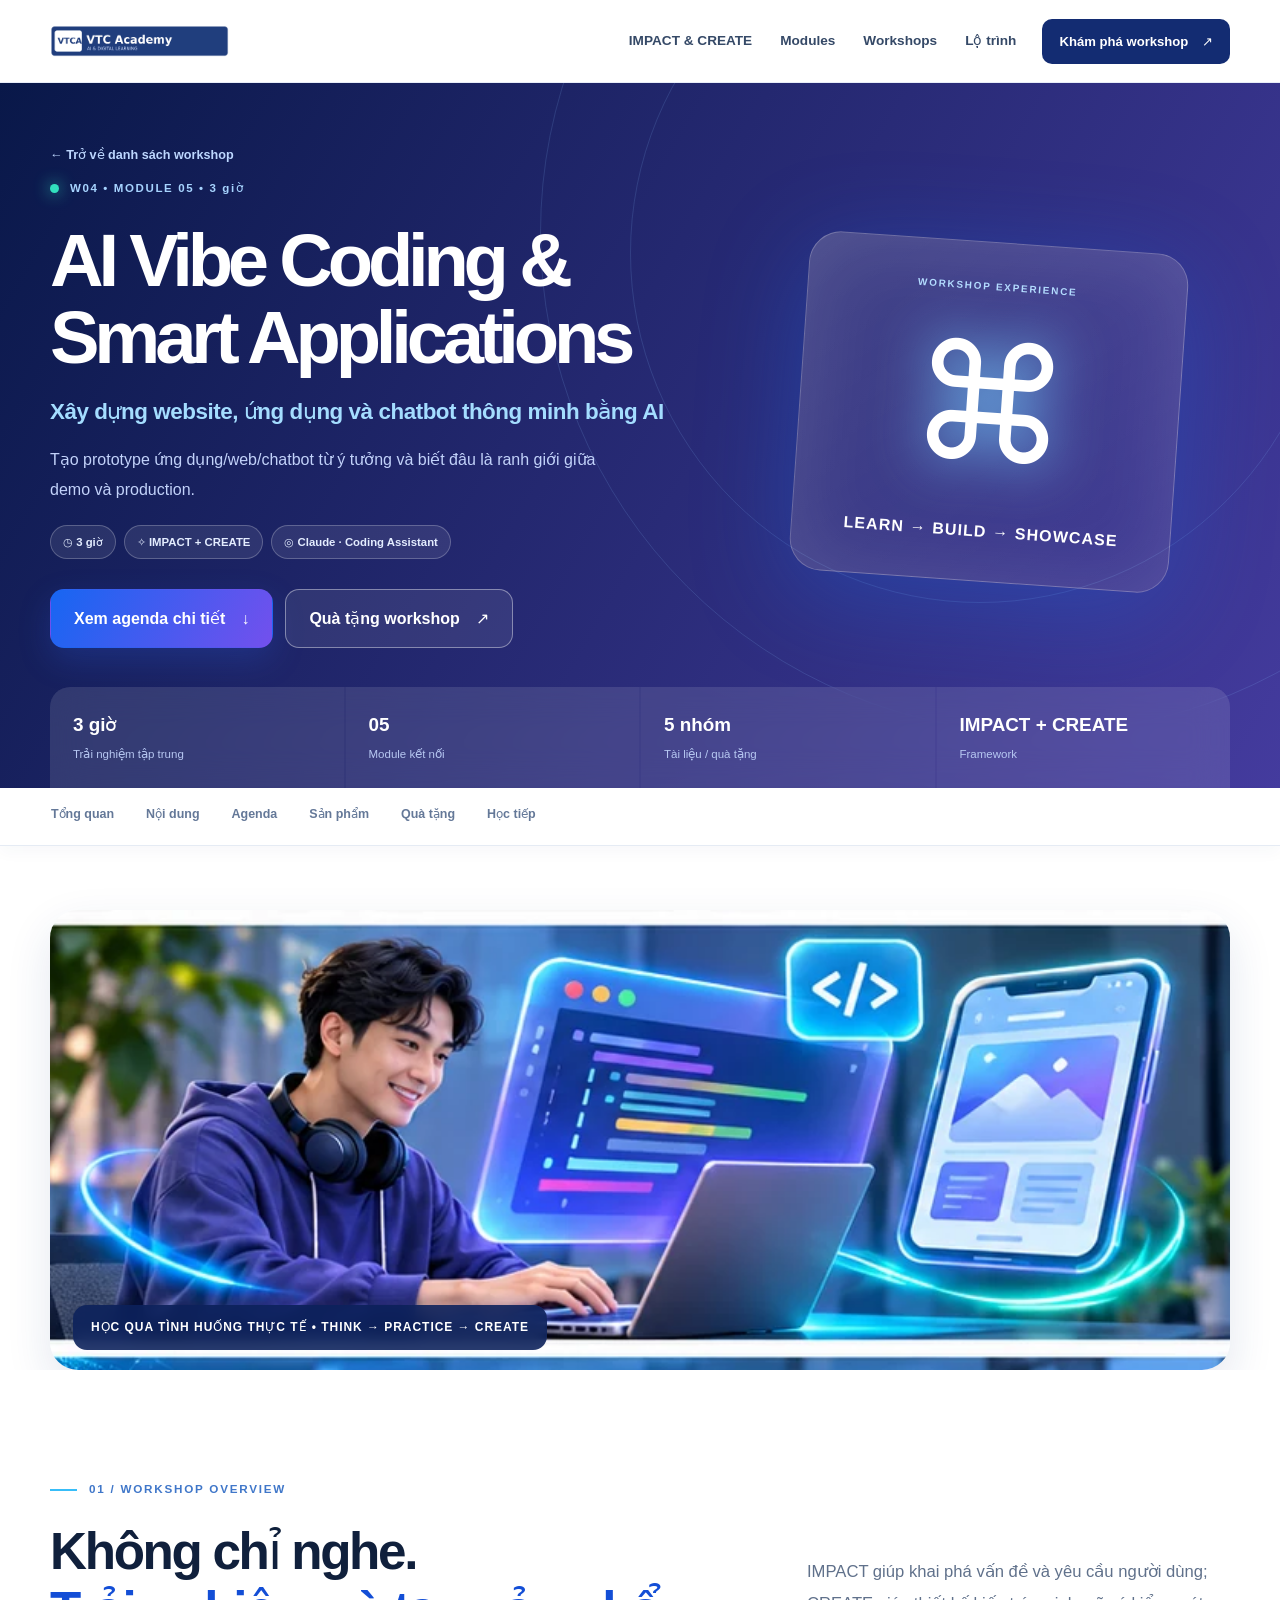
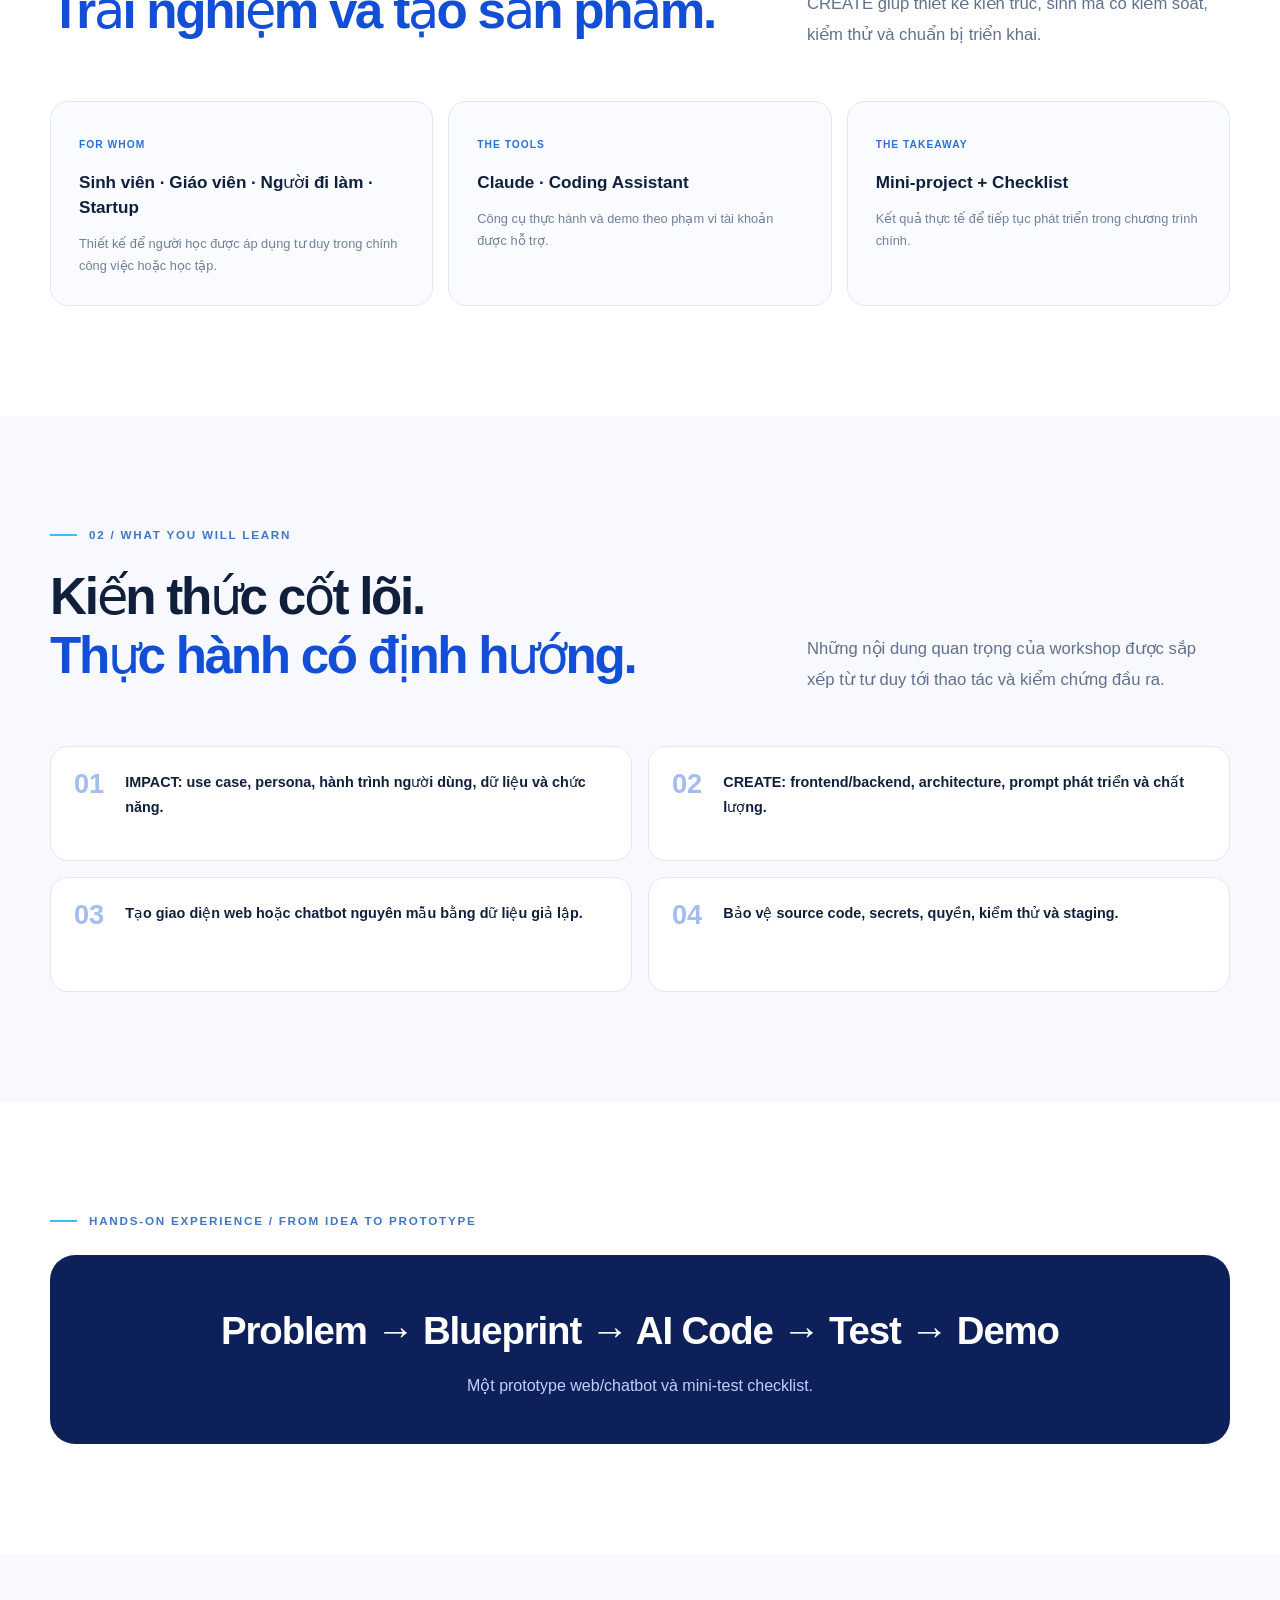
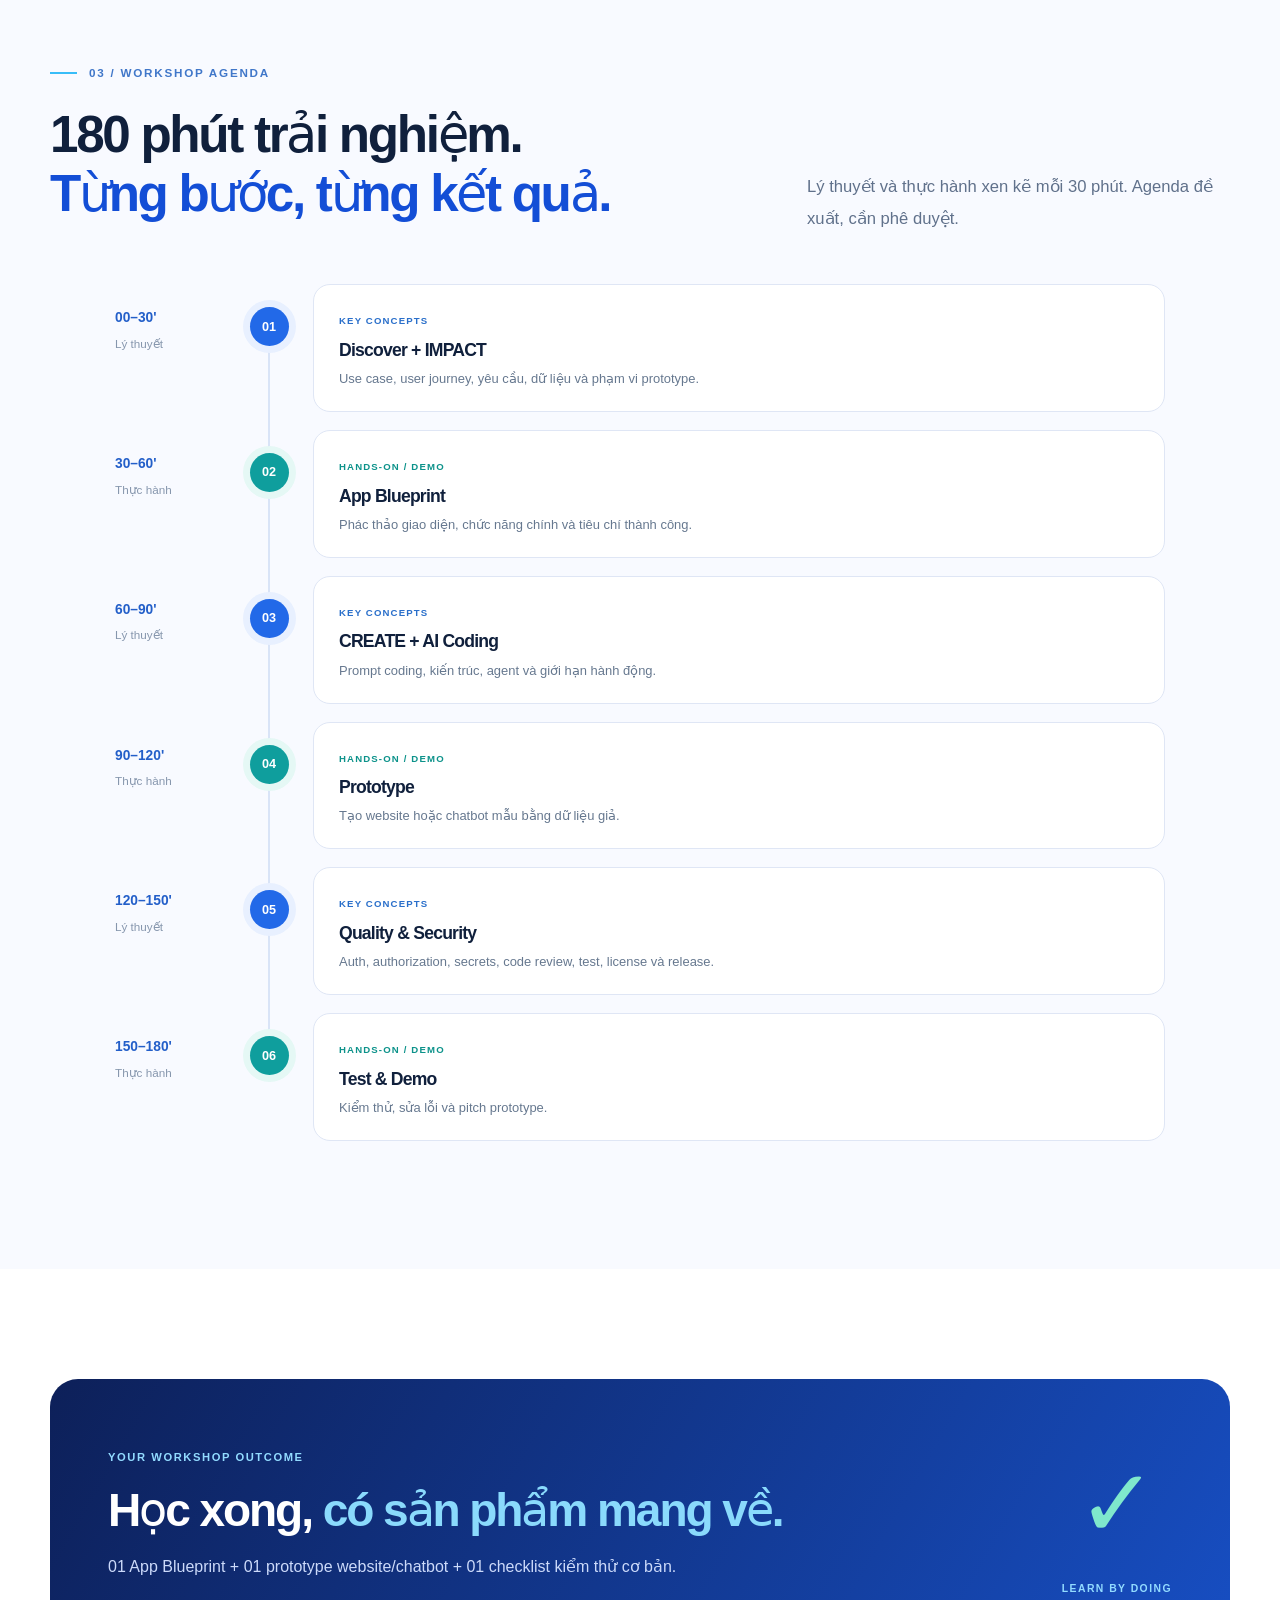
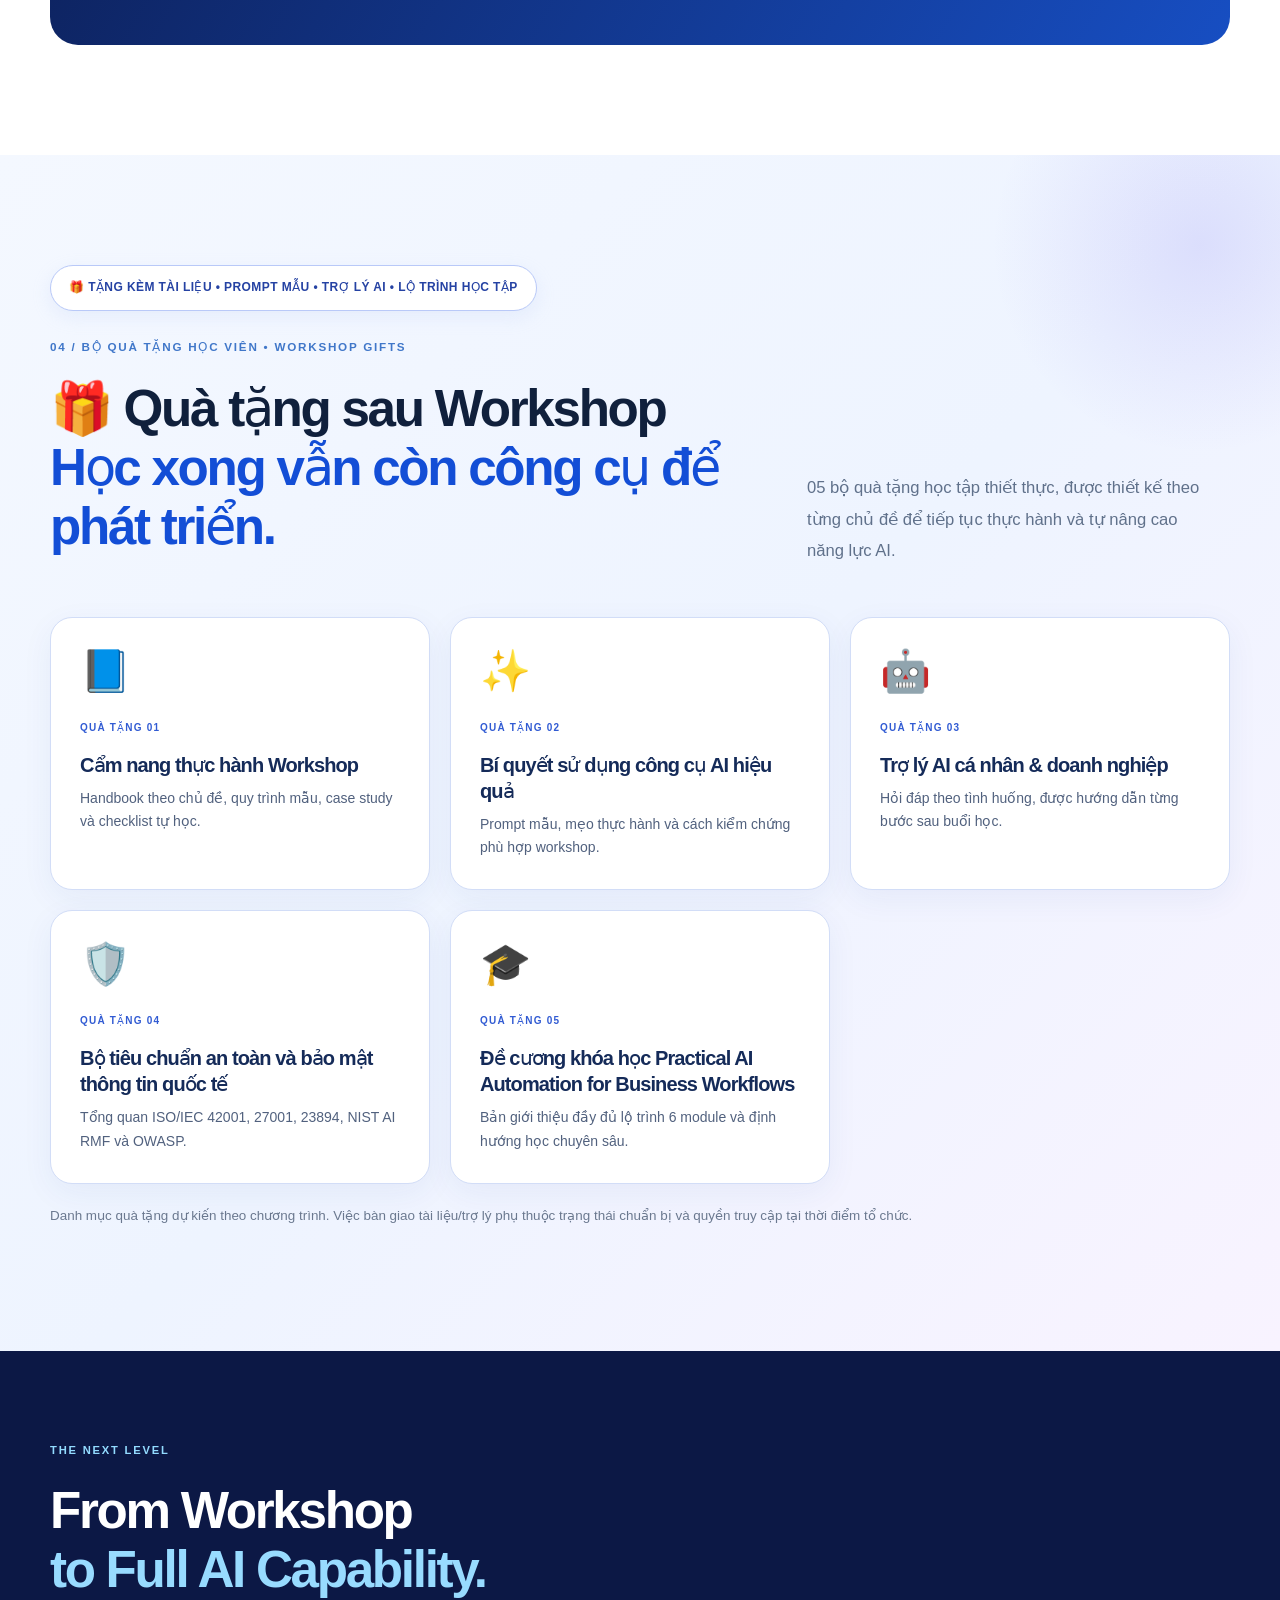
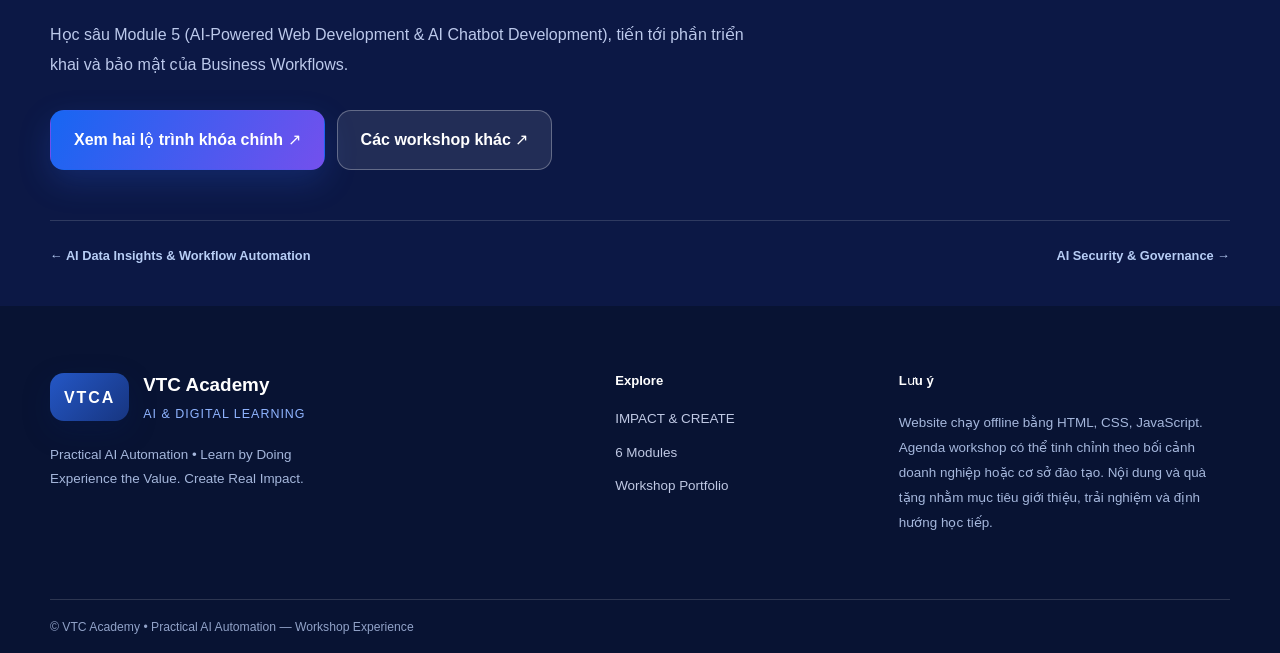
<file: workshop-vibe.html>
<!DOCTYPE html>

<html lang="vi"><head><meta charset="utf-8"/><meta content="width=device-width,initial-scale=1" name="viewport"/><meta content="light" name="color-scheme"/><meta content="Tạo prototype ứng dụng/web/chatbot từ ý tưởng và biết đâu là ranh giới giữa demo và production." name="description"/><title>AI Vibe Coding &amp; Smart Applications | VTC Academy</title><link href="styles.css" rel="stylesheet"/></head><body><header class="site-header"><div class="container header-inner"><a aria-label="VTC Academy Home" class="logo" href="index.html"><img alt="VTC Academy" src="assets/vtca-wordmark.png"/></a><nav class="desktop-nav"><a href="index.html#frameworks">IMPACT &amp; CREATE</a><a href="index.html#modules">Modules</a><a href="index.html#workshops">Workshops</a><a href="index.html#pathways">Lộ trình</a></nav><a class="header-cta" href="index.html#workshops">Khám phá workshop <span>↗</span></a><button aria-expanded="false" aria-label="Mở menu" class="menu-toggle">☰</button></div><nav class="mobile-nav"><a href="index.html">Trang chủ</a><a href="index.html#frameworks">IMPACT &amp; CREATE</a><a href="index.html#modules">Modules</a><a href="index.html#workshops">Workshops</a></nav></header><main><section class="workshop-hero vibe-theme"><div class="hero-glow-a"></div><div class="hero-glow-b"></div><div class="container"><a class="back-link" href="index.html#workshops">← Trở về danh sách workshop</a><div class="workshop-hero-inner"><div class="workshop-hero-copy"><span class="eyebrow"><span class="pulse-dot"></span>W04 • MODULE 05 • 3 giờ</span><h1>AI Vibe Coding &amp; Smart Applications</h1><h2>Xây dựng website, ứng dụng và chatbot thông minh bằng AI</h2><p>Tạo prototype ứng dụng/web/chatbot từ ý tưởng và biết đâu là ranh giới giữa demo và production.</p><div class="hero-chips"><span>◷ 3 giờ</span><span>✧ IMPACT + CREATE</span><span>◎ Claude · Coding Assistant</span></div><div class="button-row"><a class="btn btn-primary" href="#agenda">Xem agenda chi tiết <span>↓</span></a><a class="btn btn-glass" href="#gifts">Quà tặng workshop <span>↗</span></a></div></div><div class="workshop-visual"><div class="hero-generic"><span>WORKSHOP EXPERIENCE</span><div>⌘</div><strong>LEARN → BUILD → SHOWCASE</strong></div></div></div><div class="workshop-highlights"><div><strong>3 giờ</strong><span>Trải nghiệm tập trung</span></div><div><strong>05</strong><span>Module kết nối</span></div><div><strong>5 nhóm</strong><span>Tài liệu / quà tặng</span></div><div><strong>IMPACT + CREATE</strong><span>Framework</span></div></div></div></section><nav aria-label="Điều hướng workshop" class="page-subnav"><div class="container"><a href="#overview">Tổng quan</a><a href="#contents">Nội dung</a><a href="#agenda">Agenda</a><a href="#outcomes">Sản phẩm</a><a href="#gifts">Quà tặng</a><a href="#next">Học tiếp</a></div></nav><div class="workshop-editorial-banner container"><img alt="Minh họa trải nghiệm AI thực tế của học viên" loading="lazy" src="assets/workshop-vibe-illustration.webp"/><div class="editorial-caption">HỌC QUA TÌNH HUỐNG THỰC TẾ  •  THINK → PRACTICE → CREATE</div></div><section class="section overview-section" id="overview"><div class="container"><div class="kicker"><span class="kicker-line"></span> 01 / WORKSHOP OVERVIEW</div><div class="section-heading split"><h2>Không chỉ nghe.<br/><em>Trải nghiệm và tạo sản phẩm.</em></h2><p>IMPACT giúp khai phá vấn đề và yêu cầu người dùng; CREATE giúp thiết kế kiến trúc, sinh mã có kiểm soát, kiểm thử và chuẩn bị triển khai.</p></div><div class="overview-feature-grid"><div class="overview-feature"><span>FOR WHOM</span><strong>Sinh viên · Giáo viên · Người đi làm · Startup</strong><p>Thiết kế để người học được áp dụng tư duy trong chính công việc hoặc học tập.</p></div><div class="overview-feature"><span>THE TOOLS</span><strong>Claude · Coding Assistant</strong><p>Công cụ thực hành và demo theo phạm vi tài khoản được hỗ trợ.</p></div><div class="overview-feature"><span>THE TAKEAWAY</span><strong>Mini-project + Checklist</strong><p>Kết quả thực tế để tiếp tục phát triển trong chương trình chính.</p></div></div></div></section><section class="section content-section" id="contents"><div class="container"><div class="kicker"><span class="kicker-line"></span> 02 / WHAT YOU WILL LEARN</div><div class="section-heading split"><h2>Kiến thức cốt lõi.<br/><em>Thực hành có định hướng.</em></h2><p>Những nội dung quan trọng của workshop được sắp xếp từ tư duy tới thao tác và kiểm chứng đầu ra.</p></div><div class="topic-grid"><article class="topic-card"><span>01</span><p>IMPACT: use case, persona, hành trình người dùng, dữ liệu và chức năng.</p></article><article class="topic-card"><span>02</span><p>CREATE: frontend/backend, architecture, prompt phát triển và chất lượng.</p></article><article class="topic-card"><span>03</span><p>Tạo giao diện web hoặc chatbot nguyên mẫu bằng dữ liệu giả lập.</p></article><article class="topic-card"><span>04</span><p>Bảo vệ source code, secrets, quyền, kiểm thử và staging.</p></article></div></div></section><section class="section mini-experience"><div class="container"><div class="kicker"><span class="kicker-line"></span> HANDS-ON EXPERIENCE / FROM IDEA TO PROTOTYPE</div><div class="mini-flow"><strong>Problem → Blueprint → AI Code → Test → Demo</strong><p>Một prototype web/chatbot và mini-test checklist.</p></div></div></section><section class="section agenda-section" id="agenda"><div class="container"><div class="kicker"><span class="kicker-line"></span> 03 / WORKSHOP AGENDA</div><div class="section-heading split"><h2>180 phút trải nghiệm.<br/><em>Từng bước, từng kết quả.</em></h2><p>Lý thuyết và thực hành xen kẽ mỗi 30 phút. Agenda đề xuất, cần phê duyệt.</p></div><div class="agenda-timeline"><div class="agenda-item theory"><div class="agenda-time"><span>00–30'</span><small>Lý thuyết</small></div><div class="agenda-track"><span>01</span></div><div class="agenda-content"><span class="agenda-chip">KEY CONCEPTS</span><h3>Discover + IMPACT</h3><p>Use case, user journey, yêu cầu, dữ liệu và phạm vi prototype.</p></div></div><div class="agenda-item practice"><div class="agenda-time"><span>30–60'</span><small>Thực hành</small></div><div class="agenda-track"><span>02</span></div><div class="agenda-content"><span class="agenda-chip">HANDS-ON / DEMO</span><h3>App Blueprint</h3><p>Phác thảo giao diện, chức năng chính và tiêu chí thành công.</p></div></div><div class="agenda-item theory"><div class="agenda-time"><span>60–90'</span><small>Lý thuyết</small></div><div class="agenda-track"><span>03</span></div><div class="agenda-content"><span class="agenda-chip">KEY CONCEPTS</span><h3>CREATE + AI Coding</h3><p>Prompt coding, kiến trúc, agent và giới hạn hành động.</p></div></div><div class="agenda-item practice"><div class="agenda-time"><span>90–120'</span><small>Thực hành</small></div><div class="agenda-track"><span>04</span></div><div class="agenda-content"><span class="agenda-chip">HANDS-ON / DEMO</span><h3>Prototype</h3><p>Tạo website hoặc chatbot mẫu bằng dữ liệu giả.</p></div></div><div class="agenda-item theory"><div class="agenda-time"><span>120–150'</span><small>Lý thuyết</small></div><div class="agenda-track"><span>05</span></div><div class="agenda-content"><span class="agenda-chip">KEY CONCEPTS</span><h3>Quality &amp; Security</h3><p>Auth, authorization, secrets, code review, test, license và release.</p></div></div><div class="agenda-item practice"><div class="agenda-time"><span>150–180'</span><small>Thực hành</small></div><div class="agenda-track"><span>06</span></div><div class="agenda-content"><span class="agenda-chip">HANDS-ON / DEMO</span><h3>Test &amp; Demo</h3><p>Kiểm thử, sửa lỗi và pitch prototype.</p></div></div></div></div></section><section class="section outcome-section" id="outcomes"><div class="container"><div class="outcome-box"><div><span>YOUR WORKSHOP OUTCOME</span><h2>Học xong, <em>có sản phẩm mang về.</em></h2><p>01 App Blueprint + 01 prototype website/chatbot + 01 checklist kiểm thử cơ bản.</p></div><div class="outcome-figure">✓<span>LEARN BY DOING</span></div></div></div></section><section class="gifts-premium gifts-section section" id="gifts"><div class="container"><div class="gift-ribbon">🎁  TẶNG KÈM TÀI LIỆU • PROMPT MẪU • TRỢ LÝ AI • LỘ TRÌNH HỌC TẬP</div><div class="kicker">04 / BỘ QUÀ TẶNG HỌC VIÊN  •  WORKSHOP GIFTS</div><div class="section-heading split"><h2>🎁 Quà tặng sau Workshop<br/><em>Học xong vẫn còn công cụ để phát triển.</em></h2><p>05 bộ quà tặng học tập thiết thực, được thiết kế theo từng chủ đề để tiếp tục thực hành và tự nâng cao năng lực AI.</p></div><div class="gift-grid"><article class="gift-card gift-card-wow"><div class="gift-icon">📘</div><span class="gift-num">QUÀ TẶNG 01</span><h3>Cẩm nang thực hành Workshop</h3><p>Handbook theo chủ đề, quy trình mẫu, case study và checklist tự học.</p></article><article class="gift-card gift-card-wow"><div class="gift-icon">✨</div><span class="gift-num">QUÀ TẶNG 02</span><h3>Bí quyết sử dụng công cụ AI hiệu quả</h3><p>Prompt mẫu, mẹo thực hành và cách kiểm chứng phù hợp workshop.</p></article><article class="gift-card gift-card-wow"><div class="gift-icon">🤖</div><span class="gift-num">QUÀ TẶNG 03</span><h3>Trợ lý AI cá nhân &amp; doanh nghiệp</h3><p>Hỏi đáp theo tình huống, được hướng dẫn từng bước sau buổi học.</p></article><article class="gift-card gift-card-wow"><div class="gift-icon">🛡️</div><span class="gift-num">QUÀ TẶNG 04</span><h3>Bộ tiêu chuẩn an toàn và bảo mật thông tin quốc tế</h3><p>Tổng quan ISO/IEC 42001, 27001, 23894, NIST AI RMF và OWASP.</p></article><article class="gift-card gift-card-wow"><div class="gift-icon">🎓</div><span class="gift-num">QUÀ TẶNG 05</span><h3>Đề cương khóa học Practical AI Automation for Business Workflows</h3><p>Bản giới thiệu đầy đủ lộ trình 6 module và định hướng học chuyên sâu.</p></article></div><p class="section-note">Danh mục quà tặng dự kiến theo chương trình. Việc bàn giao tài liệu/trợ lý phụ thuộc trạng thái chuẩn bị và quyền truy cập tại thời điểm tổ chức.</p></div></section><section class="section next-section" id="next"><div class="container"><div class="next-box"><span>THE NEXT LEVEL</span><h2>From Workshop<br/><em>to Full AI Capability.</em></h2><p>Học sâu Module 5 (AI-Powered Web Development &amp; AI Chatbot Development), tiến tới phần triển khai và bảo mật của Business Workflows.</p><div class="next-actions"><a class="btn btn-primary" href="index.html#pathways">Xem hai lộ trình khóa chính ↗</a><a class="btn btn-light" href="index.html#workshops">Các workshop khác ↗</a></div></div><div class="page-pagination"><a href="workshop-data.html">← AI Data Insights &amp; Workflow Automation</a><a href="workshop-security.html">AI Security &amp; Governance →</a></div></div></section></main><footer class="site-footer">
<div class="container footer-main">
<div>
<div class="footer-brand">
<span class="footer-brand-chip">VTCA</span>
<div class="footer-brand-meta">
<strong>VTC Academy</strong>
<small>AI &amp; Digital Learning</small>
</div>
</div>
<p>Practical AI Automation • Learn by Doing<br/>Experience the Value. Create Real Impact.</p>
</div>
<div>
<strong>Explore</strong>
<a href="index.html#frameworks">IMPACT &amp; CREATE</a>
<a href="index.html#modules">6 Modules</a>
<a href="index.html#workshops">Workshop Portfolio</a>
</div>
<div>
<strong>Lưu ý</strong>
<p>Website chạy offline bằng HTML, CSS, JavaScript. Agenda workshop có thể tinh chỉnh theo bối cảnh doanh nghiệp hoặc cơ sở đào tạo. Nội dung và quà tặng nhằm mục tiêu giới thiệu, trải nghiệm và định hướng học tiếp.</p>
</div>
</div>
<div class="container footer-bottom">© VTC Academy • Practical AI Automation — Workshop Experience</div>
</footer><div aria-hidden="true" aria-label="Xem ảnh lớn" class="lightbox" id="lightbox" role="dialog"><button aria-label="Đóng ảnh" class="lb-close">✕</button><button aria-label="Ảnh trước" class="lb-prev">‹</button><figure><img alt="Ảnh minh họa phóng to" id="lightboxImage"/><figcaption id="lightboxCaption"></figcaption></figure><button aria-label="Ảnh tiếp" class="lb-next">›</button></div><script src="script.js"></script></body></html>
</file>
<file: styles.css>
:root{--navy:#081437;--blue:#134ed6;--sky:#4acbff;--ink:#10203c;--muted:#60718b;--bg:#f7f9ff;--border:#e5ebf5;--violet:#7844e8;--teal:#06a8aa;--shadow:0 22px 65px rgba(18,38,93,.095);font-family:Inter,Arial,'Helvetica Neue',sans-serif;font-synthesis:none}*{box-sizing:border-box}html{scroll-behavior:smooth;scroll-padding-top:105px}body{margin:0;color:var(--ink);background:#fff;line-height:1.6;-webkit-font-smoothing:antialiased}a{text-decoration:none;color:inherit}button{font:inherit;cursor:pointer}img{max-width:100%}.container{width:min(1180px,calc(100% - 48px));margin:0 auto}h1,h2,h3,p{margin-top:0}h1,h2,h3{line-height:1.15;letter-spacing:-.045em}h2{font-size:clamp(2rem,4vw,3.65rem);margin:0 0 18px;font-weight:850}h2 em{font-style:normal;color:var(--blue)}.section{padding:110px 0;position:relative}.kicker{font-size:.73rem;font-weight:850;letter-spacing:.15em;color:#4077c9;text-transform:uppercase;margin-bottom:24px;display:flex;align-items:center;gap:12px}.kicker-line{width:27px;height:2px;background:#38bdf8;display:inline-block}.section-heading{margin-bottom:42px}.section-heading.split{display:grid;grid-template-columns:1.15fr .7fr;gap:62px;align-items:end}.section-heading p{max-width:410px;color:var(--muted);font-size:1.04rem;line-height:1.9;margin-bottom:8px}.section-note{font-size:.84rem;color:#6b7990;margin-top:20px;line-height:1.8}.btn{border:1px solid transparent;border-radius:14px;display:inline-flex;align-items:center;justify-content:center;gap:16px;padding:16px 23px;font-weight:800;transition:transform .2s,background .2s,box-shadow .2s}.btn:hover{transform:translateY(-3px)}.btn-primary{color:white;background:linear-gradient(120deg,#1766f2,#7350ed);box-shadow:0 12px 32px rgba(44,95,228,.23)}.btn-outline{color:var(--blue);background:white;border-color:#d4def2}.btn-light{background:#ffffff18;color:white;border-color:#ffffff4b}.btn-glass{background:#ffffff15;color:white;border-color:#ffffff66}.button-row{display:flex;flex-wrap:wrap;gap:12px}.site-header{position:sticky;top:0;z-index:50;background:rgba(255,255,255,.94);border-bottom:1px solid #e8edf8;backdrop-filter:blur(20px)}.header-inner{height:82px;display:flex;align-items:center;gap:26px}.logo{display:inline-flex;align-items:center;flex-shrink:0}.logo img{width:179px;display:block;max-height:53px;object-fit:contain}.desktop-nav{display:flex;gap:28px;align-items:center;margin-left:auto}.desktop-nav a{font-size:.85rem;font-weight:720;color:#354967;transition:color .2s}.desktop-nav a:hover{color:#1766f2}.header-cta{font-size:.82rem;font-weight:850;color:white;padding:12px 17px;background:#132c72;border-radius:10px;white-space:nowrap}.header-cta span{margin-left:10px}.menu-toggle{display:none;background:transparent;border:0;font-size:1.6rem}.mobile-nav{display:none}.site-footer{background:#081333;color:#c0c9e4;padding:64px 0 15px}.footer-main{display:grid;grid-template-columns:1.45fr .6fr 1fr;gap:85px}.footer-main .logo img{filter:brightness(0) invert(1)}.footer-main p{font-size:.84rem;line-height:1.85;max-width:350px;color:#a5b7dc;margin-top:20px}.footer-main strong{display:block;color:#fff;font-size:.82rem;margin-bottom:17px}.footer-main a:not(.logo){font-size:.84rem;display:block;margin-bottom:12px}.footer-bottom{border-top:1px solid #ffffff26;margin-top:50px;padding-top:18px;font-size:.76rem;color:#91a2c8}
/* HOME */
.home-hero{color:#fff;background:radial-gradient(ellipse at 82% 36%,#2845b6 0%,transparent 40%),radial-gradient(circle at 23% 86%,#14297f 0%,transparent 35%),linear-gradient(125deg,#050f32,#0a1850 65%,#0a123c);position:relative;overflow:hidden;padding:100px 0 26px}.hero-aura{border:1px solid #72abff3a;border-radius:50%;width:750px;height:750px;position:absolute;right:-230px;top:-160px;pointer-events:none}.aura-two{width:1050px;height:1050px;right:-350px;top:-310px}.home-hero-grid{min-height:635px;display:grid;grid-template-columns:1.09fr .91fr;align-items:center;gap:50px;position:relative}.hero-label,.eyebrow{font-size:.72rem;letter-spacing:.14em;font-weight:850;color:#a7d4ff;display:inline-flex;align-items:center;gap:11px}.hero-label i,.pulse-dot{width:9px;height:9px;border-radius:100%;background:#32e0be;box-shadow:0 0 16px #32e0be}.home-hero h1{font-size:clamp(4.4rem,7vw,7.2rem);margin:27px 0 22px;letter-spacing:-.07em;line-height:1.02}.home-hero h1 em{font-style:normal;background:linear-gradient(90deg,#6fe2ff,#a597ff);background-clip:text;color:transparent}.home-hero h1 em span{color:#f8bb61}.hero-big{font-size:1.52rem;font-weight:470;margin-bottom:19px}.hero-big b{color:#82d7ff}.hero-summary{color:#b7c7ee;font-size:1.03rem;max-width:540px;line-height:1.9;margin-bottom:29px}.metric-row{display:flex;gap:43px;margin-top:55px}.metric-row div{display:flex;flex-direction:column;border-right:1px solid #ffffff35;padding-right:40px}.metric-row div:last-child{border-right:0}.metric-row strong{font-size:2.25rem;line-height:1.1}.metric-row span{font-size:.74rem;color:#a5b8e5;margin-top:9px}.hero-experience{position:relative;min-height:550px;display:flex;align-items:center;justify-content:center}.hero-orb{width:min(470px,100%);aspect-ratio:1;border-radius:50%;background:radial-gradient(circle,#4299f955 0%,#273d9b44 44%,transparent 74%);display:grid;place-items:center;box-shadow:0 0 110px #2a7dff38}.orb-rim{width:77%;aspect-ratio:1;border:2px solid #91d7ff7a;border-radius:50%;display:grid;place-items:center;box-shadow:0 0 85px #499cff59,inset 0 0 75px #438bff43;transform:rotate(-12deg)}.orb-inner{width:80%;height:80%;display:flex;flex-direction:column;align-items:center;justify-content:center;border-radius:50%;border:1px solid #ffffff46;background:linear-gradient(145deg,#142884d1,#0b155ad9);transform:rotate(12deg)}.orb-inner small{font-size:.57rem;letter-spacing:.16em;color:#9fceff}.orb-inner strong{font-size:9rem;line-height:1.05;letter-spacing:-.1em;text-shadow:0 0 32px #79cbff}.orb-inner span{font-size:.8rem;font-weight:850;letter-spacing:.12em}.orb-inner i{font-style:normal;color:#82deff;padding:0 12px}.floating-note{position:absolute;padding:15px 21px;background:#ffffff13;border:1px solid #ffffff5b;box-shadow:0 10px 40px #0713438c;backdrop-filter:blur(8px);border-radius:16px;font-size:.68rem;letter-spacing:.12em;color:#91c7ff}.floating-note strong{font-size:1.25rem;letter-spacing:0;color:white}.note-one{left:0;top:95px}.note-two{right:0;bottom:116px}.orb-caption{position:absolute;bottom:3px;letter-spacing:.2em;font-size:.62rem;color:#a2bff9}.hero-bottom{display:flex;align-items:center;gap:20px;color:#98b4ed;font-weight:850;letter-spacing:.18em;font-size:.66rem;padding-top:30px;position:relative}.hero-bottom div{height:1px;flex:1;background:#ffffff2a}.section-framework{background:#f8faff}.framework-grid{display:grid;grid-template-columns:1fr 1fr;gap:22px}.framework-panel{background:white;border:1px solid #dce6fb;border-radius:25px;padding:33px;box-shadow:var(--shadow)}.framework-panel.impact{border-top:5px solid #1471e8}.framework-panel.create{border-top:5px solid #8d57ec}.framework-heading{display:flex;align-items:center;gap:20px;margin-bottom:25px}.framework-glyph{width:70px;height:70px;display:grid;place-items:center;border-radius:22px;font-size:2.5rem;background:#eaf4ff;color:#1859dc}.create .framework-glyph{background:#f2eaff;color:#8d4aec}.framework-heading h3{font-size:2.5rem;margin:0}.framework-heading small{color:var(--muted);font-size:.81rem}.framework-step-list{display:grid;grid-template-columns:1fr 1fr;gap:11px}.framework-step{border:1px solid #e8ebf5;border-radius:15px;padding:13px;display:flex;gap:12px;align-items:start}.framework-step b{width:29px;height:29px;flex-shrink:0;background:#e8f2ff;color:#1766ee;display:grid;place-items:center;border-radius:9px}.create .framework-step b{color:#7c46ed;background:#f1e9ff}.framework-step strong{display:block;font-size:.85rem}.framework-step span{display:block;font-size:.71rem;color:var(--muted);line-height:1.5;margin-top:4px}.insight-ribbon{margin-top:25px;border-radius:18px;background:#0d225d;color:white;display:flex;gap:20px;align-items:center;padding:24px 30px}.insight-ribbon span{font-size:2.5rem;color:#73d9ff}.insight-ribbon p{margin:0;line-height:1.8}.module-section{background:#fff}.module-list{display:grid;grid-template-columns:repeat(2,1fr);gap:15px}.module-card{border:1px solid #e1e8f4;background:#fbfcff;border-radius:19px;padding:24px;display:flex;gap:19px;transition:transform .2s,box-shadow .2s}.module-card:hover{transform:translateY(-3px);box-shadow:var(--shadow)}.module-no{font-size:2rem;color:#125dd4;font-weight:900}.module-body{flex:1}.module-index{font-size:.62rem;letter-spacing:.1em;color:#8494ae;font-weight:850}.module-card h3{font-size:1.14rem;letter-spacing:-.026em;margin:8px 0}.module-card p{font-size:.81rem;color:#6b7990;line-height:1.8}.module-right{color:#a3b6d3}.inline-link{font-size:.8rem;color:#175dd8;font-weight:850}.module-foundation{color:#7844e8;font-size:.75rem;font-weight:850}.workshop-section{background:linear-gradient(180deg,#f7f9ff,#eef3ff)}.workshop-grid{display:grid;grid-template-columns:repeat(3,1fr);gap:18px}.workshop-card{min-height:385px;background:#fff;border:1px solid #dce5f7;border-radius:23px;padding:28px;display:flex;flex-direction:column;transition:transform .25s,box-shadow .25s,border-color .25s}.workshop-card:hover{transform:translateY(-7px);box-shadow:0 24px 44px #244e9630;border-color:#7fbaff}.feature-card{background:linear-gradient(150deg,#ffffff 65%,#e5efff)}.workshop-card-head,.card-foot{display:flex;justify-content:space-between;gap:12px;align-items:center}.workshop-index{font-size:.65rem;letter-spacing:.1em;color:#6481b6;font-weight:850}.workshop-length{background:#e9f0ff;padding:5px 9px;border-radius:8px;color:#2256ad;font-size:.7rem;font-weight:850;white-space:nowrap}.workshop-symbol{font-size:3rem;color:#235ed4;margin:22px 0 12px}.feature-card .workshop-symbol{color:#8a51ec}.workshop-card h3{font-size:1.37rem;margin-bottom:9px}.workshop-sub{font-weight:730;font-size:.84rem;color:#2771c2}.workshop-card-desc{font-size:.83rem;color:#697b95;line-height:1.75}.card-foot{margin-top:auto;padding-top:22px;border-top:1px solid #e7ebf6;font-size:.73rem}.card-foot span{color:#8b9bb5}.card-foot b{color:#145fe0}.pathways{background:#fff}.path-grid{display:grid;grid-template-columns:1fr 1fr;gap:22px}.path-card{padding:35px;border-radius:25px;border:1px solid #dae6f9;background:#f8faff}.path-card.business-path{background:#0c225d;border-color:#0c225d;color:white}.path-mini{font-size:.68rem;letter-spacing:.12em;color:#3783d7;font-weight:850}.business-path .path-mini{color:#85d7ff}.path-card h3{font-size:1.8rem;margin:24px 0}.path-card h3 em{font-style:normal;color:#2567cc}.business-path h3 em{color:#72d9ff}.path-numbers{display:flex;gap:12px}.path-numbers b{background:#e4eefe;color:#174da5;border-radius:8px;padding:8px 13px;font-size:.75rem}.business-path .path-numbers b{background:#ffffff20;color:white}.path-card p{line-height:1.85;font-size:.87rem;color:#526789;margin:26px 0}.business-path p{color:#c4d4f4}.path-card>a{font-weight:850;color:#145cde;font-size:.81rem}.business-path>a{color:#9bdfff}.bottom-cta{background:#071437;text-align:center;color:white;padding:100px 0}.bottom-cta span{color:#7fd9ff;font-size:.7rem;letter-spacing:.18em;font-weight:850}.bottom-cta h2{margin:25px 0}.bottom-cta h2 em{color:#7dd8ff}.bottom-cta p{color:#abc1e6;max-width:600px;margin:0 auto 28px}
/* WORKSHOP HERO */
.workshop-hero{background:linear-gradient(120deg,#0c1643,#142568);position:relative;color:#fff;overflow:hidden;padding:58px 0 0}.workshop-hero.learning-theme{background:radial-gradient(circle at 80% 50%,#2b6ddd75,transparent 43%),linear-gradient(120deg,#081942,#112a80)}.workshop-hero.security-theme{background:radial-gradient(circle at 78% 40%,#6d45e46e,transparent 41%),linear-gradient(120deg,#070d32,#12265f)}.workshop-hero.creative-theme{background:linear-gradient(120deg,#081c58,#6b2e99)}.workshop-hero.data-theme{background:linear-gradient(120deg,#08194a,#076e91)}.workshop-hero.vibe-theme{background:linear-gradient(120deg,#091849,#443b9e)}.hero-glow-a,.hero-glow-b{position:absolute;border-radius:50%;border:1px solid #8cc6ff27;pointer-events:none}.hero-glow-a{width:700px;height:700px;top:-180px;right:-50px}.hero-glow-b{width:1000px;height:1000px;top:-350px;right:-260px}.back-link{color:#bdd7ff;font-size:.79rem;font-weight:750;position:relative}.workshop-hero-inner{display:grid;grid-template-columns:1.15fr .85fr;gap:45px;align-items:center;min-height:490px;position:relative}.workshop-hero-copy .eyebrow{margin-bottom:24px}.workshop-hero h1{font-size:clamp(3.3rem,5.8vw,5.9rem);line-height:1.04;letter-spacing:-.07em;margin-bottom:20px;max-width:760px}.workshop-hero h2{color:#a4ddff;font-size:1.4rem;line-height:1.4;letter-spacing:-.02em;margin-bottom:18px}.workshop-hero-copy>p{color:#c2d2fa;max-width:585px;font-size:1rem;line-height:1.85;margin-bottom:20px}.hero-chips{display:flex;flex-wrap:wrap;gap:8px;margin-bottom:30px}.hero-chips span{border:1px solid #ffffff3b;background:#ffffff16;border-radius:100px;padding:7px 12px;font-size:.71rem;font-weight:790;color:#e4edff}.workshop-visual{min-height:400px;display:grid;place-items:center;position:relative}.hero-research,.hero-shield,.hero-generic{width:min(380px,100%);min-height:340px;border:1px solid #ffffff46;border-radius:32px;box-shadow:0 20px 100px #1769e755,inset 0 0 80px #ffffff1f;background:linear-gradient(145deg,#ffffff1e,#ffffff06);display:flex;flex-direction:column;align-items:center;justify-content:center;text-align:center;transform:rotate(4deg);padding:25px}.hero-research>span,.hero-shield>span,.hero-generic>span{letter-spacing:.18em;font-size:.62rem;color:#b4dcff;font-weight:850}.research-orb{font-size:7rem;color:#95dcff;text-shadow:0 0 40px #6cbeff}.hero-research strong,.hero-shield strong,.hero-generic strong{font-size:1rem;letter-spacing:.07em}.hero-research p,.hero-shield p{margin:10px 0;color:#bcd6ff;font-size:.78rem}.shield-face{width:160px;height:170px;display:grid;place-items:center;margin:20px;border:7px solid #7ccfff;border-radius:55% 55% 45% 45%;color:#a7e6ff;font-size:7rem;box-shadow:0 0 75px #69b9ff90}.hero-generic>div{font-size:10rem;line-height:1.4;text-shadow:0 0 55px #76cfff}.workshop-highlights{display:grid;grid-template-columns:repeat(4,1fr);gap:2px;background:#ffffff16;backdrop-filter:blur(18px);position:relative;margin-top:30px;border-radius:20px 20px 0 0;overflow:hidden}.workshop-highlights>div{padding:23px;background:#ffffff08}.workshop-highlights strong{display:block;font-size:1.18rem}.workshop-highlights span{font-size:.72rem;color:#b7c8f2}.page-subnav{background:#fff;border-bottom:1px solid #e5ebf4;position:sticky;top:82px;z-index:40;box-shadow:0 7px 14px #1a326608}.page-subnav .container{display:flex;gap:30px;overflow-x:auto;white-space:nowrap;scrollbar-width:none}.page-subnav a{padding:17px 1px;font-size:.78rem;color:#647898;font-weight:790;border-bottom:3px solid transparent;transition:color .2s}.page-subnav a:hover,.page-subnav a:focus{color:#125ddc;border-color:#2866dc}.overview-section{background:#fff}.overview-feature-grid{display:grid;grid-template-columns:repeat(3,1fr);gap:15px}.overview-feature{padding:28px;border:1px solid #e0e8f6;border-radius:18px;background:#f9fbff}.overview-feature>span{font-size:.64rem;color:#2872d3;font-weight:850;letter-spacing:.1em}.overview-feature strong{display:block;font-size:1.07rem;margin:16px 0 12px}.overview-feature p{font-size:.8rem;color:#70809a;margin:0;line-height:1.7}.content-section{background:#f7f9ff}.topic-grid{display:grid;grid-template-columns:repeat(2,1fr);gap:16px}.topic-card{background:#fff;border:1px solid #e0e7f5;display:flex;gap:21px;border-radius:18px;padding:23px;min-height:115px}.topic-card span{color:#a3bdf0;font-size:1.7rem;font-weight:900;line-height:1}.topic-card p{margin:0;font-size:.9rem;font-weight:650;line-height:1.75}.learning-story{background:#fff}.learning-journey{display:flex;gap:15px;align-items:center}.learning-journey article{padding:30px;flex:1;border-radius:22px;background:linear-gradient(145deg,#f0f6ff,#fff);border:1px solid #dfe8fa;min-height:330px}.journey-icon{font-size:3rem;color:#7448df}.notebook-icon{color:#159dca}.capstone-icon{color:#159c79}.learning-journey article>span{display:block;font-size:.65rem;color:#7592c9;font-weight:850;letter-spacing:.1em;margin:13px 0}.learning-journey h3{font-size:1.75rem;margin-bottom:8px}.learning-journey strong{font-size:.7rem;color:#2269d4}.learning-journey p{font-size:.84rem;color:#65788d;margin-top:16px;line-height:1.85}.journey-arrow{font-size:2rem;color:#6388cd}.experience-panel{display:grid;grid-template-columns:1.2fr .8fr;gap:25px;align-items:center;background:#0b1d59;border-radius:26px;margin-top:32px;padding:35px;color:white}.label-pill{font-size:.65rem;font-weight:850;color:#89d8ff;letter-spacing:.14em}.experience-panel h3{font-size:1.65rem;margin:15px 0}.experience-panel p{font-size:.84rem;color:#b8cbf3}.scenario-choices{display:flex;gap:8px;flex-wrap:wrap;margin:22px 0}.scenario-btn{border-radius:100px;padding:9px 13px;border:1px solid #ffffff55;background:#ffffff12;color:white;font-size:.72rem}.scenario-btn.active{background:#7dd5ff;color:#082153;border-color:#7dd5ff;font-weight:850}.scenario-result{border-left:3px solid #8bdcfc;padding-left:15px;min-height:46px}.research-card{background:#ffffff14;border:1px solid #ffffff45;border-radius:19px;padding:25px}.research-card>span{font-size:.68rem;letter-spacing:.15em;color:#90d7f9}.research-card>div{border-bottom:1px solid #ffffff28;padding:12px 0;font-size:.85rem}.research-card>div strong{color:#8bd7fb;margin-right:17px}.research-card .research-footer{border:0;color:#8dd9fb;font-size:.72rem;font-weight:850}.security-special{background:linear-gradient(180deg,#f5f8ff,#fff)}.pattern-grid{display:grid;grid-template-columns:repeat(7,1fr);gap:9px}.pattern-card{border:1px solid #dce5f4;padding:19px 12px;border-radius:16px;background:#fff;box-shadow:0 9px 30px #1d4b9920;min-height:190px}.pattern-card:nth-child(even){border-top:4px solid #9051ea}.pattern-card:nth-child(odd){border-top:4px solid #2a80df}.pattern-card b{font-size:1.8rem;color:#b2c9e9;display:block}.pattern-card strong{font-size:.91rem;display:block;margin:8px 0}.pattern-card span{font-size:.73rem;color:#667a95;line-height:1.65;display:block}.versus-grid{display:grid;grid-template-columns:1fr 1fr;gap:18px;margin-top:35px}.versus-card{padding:31px;border-radius:20px;color:white}.versus-card.gov{background:linear-gradient(135deg,#4933aa,#9255e8)}.versus-card.sec{background:linear-gradient(135deg,#0d6fae,#0ca8b1)}.versus-card span{font-size:.68rem;font-weight:850;letter-spacing:.12em}.versus-card h3{font-size:1.8rem;margin:12px 0}.versus-card p{font-size:.86rem;max-width:440px;opacity:.91;margin-bottom:0}.case-gallery{background:#fff}.gallery-feature{display:grid;grid-template-columns:1.35fr .65fr;gap:19px;margin-bottom:25px}.gallery-hero{position:relative;padding:0;background:#081a44;border:0;overflow:hidden;border-radius:24px;display:block;min-height:270px}.gallery-hero img{width:100%;height:100%;object-fit:cover;display:block;aspect-ratio:16/8.4}.gallery-hero span{position:absolute;bottom:18px;left:20px;color:white;background:#0c215ec9;border:1px solid #ffffff88;backdrop-filter:blur(10px);border-radius:100px;padding:10px 18px;font-weight:800;font-size:.78rem}.gallery-quote{background:#f1f5ff;border:1px solid #dae7fb;border-radius:24px;padding:30px;display:flex;flex-direction:column;justify-content:center}.gallery-quote>span{font-size:.69rem;letter-spacing:.1em;color:#3178cd;font-weight:850}.gallery-quote h3{font-size:1.7rem;margin:12px 0}.gallery-quote p{font-size:.85rem;color:#6b7b94}.gallery-quote .btn{align-self:start;font-size:.75rem;padding:11px 14px}.gallery-grid{display:grid;grid-template-columns:repeat(3,1fr);gap:15px}.gallery-thumb{border:1px solid #dfe7f5;background:#fff;border-radius:17px;overflow:hidden;text-align:left;position:relative;padding:0;transition:transform .2s,box-shadow .2s}.gallery-thumb:hover{transform:translateY(-5px);box-shadow:var(--shadow)}.gallery-thumb img{width:100%;aspect-ratio:16/9;object-fit:cover;display:block}.gallery-thumb span{display:block;font-size:.8rem;font-weight:760;padding:13px 35px 13px 14px}.gallery-thumb i{position:absolute;right:13px;bottom:12px;color:#3778d4;font-style:normal}.mini-experience{background:#fff}.mini-flow{padding:45px;background:#0e2059;border-radius:25px;color:white;text-align:center}.mini-flow strong{font-size:clamp(1.4rem,3vw,2.5rem);letter-spacing:-.03em}.mini-flow p{color:#bfd0f9;margin:12px 0 0}.agenda-section{background:#f8faff}.agenda-timeline{max-width:1050px;margin:auto}.agenda-item{display:grid;grid-template-columns:110px 44px 1fr;gap:22px;align-items:stretch;min-height:130px}.agenda-time{padding-top:20px}.agenda-time span{font-size:.86rem;font-weight:900;color:#235fc9}.agenda-time small{display:block;color:#8696ad;font-size:.73rem;margin-top:5px}.agenda-track{display:flex;align-items:center;flex-direction:column;padding-top:23px;position:relative}.agenda-track::after{content:'';position:absolute;z-index:0;top:55px;bottom:-23px;width:2px;background:#d9e4f7}.agenda-item:last-child .agenda-track::after{display:none}.agenda-track span{width:39px;height:39px;border-radius:50%;background:#2269e8;color:white;font-size:.79rem;font-weight:900;display:grid;place-items:center;z-index:1;box-shadow:0 0 0 7px #e8f0ff}.agenda-item.practice .agenda-track span{background:#0f9e9d;box-shadow:0 0 0 7px #e5f8f5}.agenda-content{padding:21px 25px;margin-bottom:18px;background:white;border:1px solid #dfe6f5;border-radius:17px}.agenda-chip{font-size:.6rem;font-weight:850;letter-spacing:.12em;color:#2a6fca}.agenda-item.practice .agenda-chip{color:#0c928a}.agenda-content h3{font-size:1.1rem;margin:8px 0}.agenda-content p{font-size:.81rem;color:#66788f;line-height:1.7;margin:0}.outcome-section{background:#fff}.outcome-box{background:linear-gradient(120deg,#0d2059,#174ec2);border-radius:28px;color:white;padding:48px 58px;display:flex;gap:40px;align-items:center;justify-content:space-between}.outcome-box>div:first-child{max-width:700px}.outcome-box span{font-size:.7rem;letter-spacing:.14em;color:#92dbff;font-weight:850}.outcome-box h2{font-size:clamp(1.7rem,3.6vw,3.1rem);margin:15px 0}.outcome-box h2 em{color:#8adafc}.outcome-box p{color:#ccdafa;margin:0;line-height:1.85}.outcome-figure{font-size:6rem;color:#7fe8cc;font-weight:900;display:flex;flex-direction:column;align-items:center}.outcome-figure span{font-size:.65rem;text-align:center;white-space:nowrap}.gifts-section{background:#f5f8ff}.gift-grid{display:grid;grid-template-columns:repeat(3,1fr);gap:16px}.gift-card{padding:26px;background:#fff;border:1px solid #dee8f6;border-radius:18px;min-height:185px}.gift-card>span{color:#a6bce2;font-weight:900;font-size:1.5rem}.gift-card h3{font-size:1.1rem;margin:14px 0 8px}.gift-card p{color:#647992;font-size:.81rem;margin:0}.next-section{padding:0;background:#0c1845;color:white}.next-box{padding:85px 0 50px}.next-box>span{font-size:.7rem;letter-spacing:.16em;font-weight:850;color:#93dbff}.next-box h2{margin:20px 0}.next-box h2 em{color:#98dbff}.next-box p{max-width:700px;color:#bcc9eb;line-height:1.9}.next-actions{display:flex;gap:12px;flex-wrap:wrap;margin-top:30px}.page-pagination{border-top:1px solid #ffffff25;padding:25px 0 40px;display:flex;justify-content:space-between;gap:25px;font-size:.8rem;font-weight:850;color:#b7cdf5}.page-pagination a:hover{color:#fff}
/* lightbox */
.lightbox{position:fixed;inset:0;z-index:100;background:#020a1bef;display:none;align-items:center;justify-content:center;color:white}.lightbox.open{display:flex}.lightbox figure{width:min(88vw,1500px);margin:0;text-align:center}.lightbox img{max-width:100%;max-height:83vh;object-fit:contain;border-radius:10px;box-shadow:0 15px 75px #000b}.lightbox figcaption{padding:12px;font-size:.86rem;color:#cce5ff}.lightbox button{position:absolute;border:1px solid #ffffff55;background:#102751;color:#fff;border-radius:50%;width:44px;height:44px;font-size:1.5rem;z-index:2}.lb-close{right:25px;top:21px}.lb-prev{left:24px;top:50%}.lb-next{right:24px;top:50%}
@media(max-width:1050px){.desktop-nav{gap:13px}.header-cta{display:none}.home-hero-grid{grid-template-columns:1fr 0.8fr}.pattern-grid{grid-template-columns:repeat(4,1fr)}.workshop-grid{grid-template-columns:repeat(2,1fr)}.framework-step-list{grid-template-columns:1fr}.module-card h3{font-size:1rem}}@media(max-width:760px){html{scroll-padding-top:75px}.container{width:min(100% - 32px,1180px)}.section{padding:72px 0}.site-header .header-inner{height:70px}.logo img{width:150px}.desktop-nav{display:none}.menu-toggle{display:block;margin-left:auto;color:#143472}.mobile-nav.open{display:flex;flex-direction:column;padding:16px 24px;gap:15px}.mobile-nav a{font-weight:800;color:#244b8e}.page-subnav{top:70px}.page-subnav .container{gap:22px}.home-hero{padding-top:70px}.home-hero-grid,.workshop-hero-inner,.section-heading.split,.framework-grid,.path-grid,.gallery-feature,.experience-panel{grid-template-columns:1fr}.home-hero-grid{gap:10px}.home-hero h1{font-size:clamp(3.5rem,13vw,5rem)}.hero-experience{min-height:345px}.hero-orb{width:310px}.orb-inner strong{font-size:5.8rem}.floating-note{padding:9px;font-size:.5rem}.floating-note strong{font-size:.9rem}.note-one{top:25px}.note-two{bottom:25px}.hero-bottom{font-size:.53rem;gap:8px}.metric-row{gap:15px;margin-top:35px}.metric-row div{padding-right:15px}.metric-row strong{font-size:1.6rem}.metric-row span{font-size:.6rem}.section-heading.split{gap:8px}.section-heading p{max-width:none}.framework-step-list{grid-template-columns:repeat(2,1fr)}.module-list,.workshop-grid,.topic-grid,.overview-feature-grid,.gift-grid,.versus-grid{grid-template-columns:1fr}.footer-main{grid-template-columns:1fr;gap:25px}.workshop-hero{padding-top:28px}.workshop-hero-inner{gap:12px}.workshop-hero h1{font-size:clamp(2.8rem,10vw,4.2rem)}.workshop-visual{min-height:280px}.hero-research,.hero-shield,.hero-generic{min-height:230px;width:270px}.research-orb{font-size:4.6rem}.shield-face{width:110px;height:110px;font-size:4.5rem;margin:14px}.hero-generic>div{font-size:5rem}.workshop-highlights{grid-template-columns:repeat(2,1fr)}.pattern-grid{grid-template-columns:repeat(2,1fr)}.pattern-card{min-height:155px}.gallery-grid{grid-template-columns:repeat(2,1fr)}.learning-journey{flex-direction:column}.learning-journey article{width:100%;min-height:auto}.journey-arrow{transform:rotate(90deg)}.agenda-item{grid-template-columns:67px 27px 1fr;gap:9px}.agenda-time span{font-size:.7rem}.agenda-time small{font-size:.6rem}.agenda-track span{width:27px;height:27px;font-size:.64rem}.agenda-track::after{top:47px}.agenda-content{padding:17px}.agenda-content h3{font-size:.98rem}.outcome-box{padding:27px;gap:5px}.outcome-figure{display:none}.next-section .next-box{padding:65px 0 40px}.page-pagination{flex-direction:column}.section h2{font-size:clamp(2.05rem,8vw,3rem)}}@media(max-width:400px){.framework-step-list{grid-template-columns:1fr}.gallery-grid{grid-template-columns:1fr}.pattern-grid{grid-template-columns:1fr 1fr}.btn{width:100%;font-size:.83rem}.hero-chips span{font-size:.62rem}}
@media(prefers-reduced-motion:reduce){*,*::before,*::after{scroll-behavior:auto!important;transition:none!important}}

/* Security & Governance showcase v3: structured highlights, two visuals */
.security-audience-grid{display:grid;grid-template-columns:repeat(3,1fr);gap:20px;margin-top:34px}.audience-spotlight{background:linear-gradient(150deg,#f8faff,#eef4ff);border:1px solid #dce7fc;border-radius:28px;padding:30px;min-height:290px;box-shadow:0 18px 45px rgba(20,57,120,.06);display:flex;flex-direction:column}.audience-spotlight:nth-child(2){background:linear-gradient(155deg,#f3f0ff,#f8fbff)}.audience-spotlight:nth-child(3){background:linear-gradient(155deg,#edfffa,#f9fcff)}.spotlight-icon{font-size:32px;color:#1b69ce;margin-bottom:22px}.audience-spotlight>span,.knowledge-badge{font-size:12px;font-weight:800;letter-spacing:.16em;color:#347bd6}.audience-spotlight h3{font-size:25px;letter-spacing:-.03em;margin:13px 0}.audience-spotlight p{font-size:15px;color:#62738f;line-height:1.7;margin:0}.spotlight-footer{font-size:13px;color:#1b65ba;font-weight:800;padding-top:22px;margin-top:auto}.security-knowledge-grid{display:grid;grid-template-columns:repeat(4,1fr);gap:18px}.knowledge-card{border-radius:26px;padding:25px;min-height:310px;display:flex;flex-direction:column;border:1px solid rgba(255,255,255,.3);box-shadow:0 18px 40px rgba(15,36,90,.08);background:linear-gradient(135deg,#f2edff,#fff)}.knowledge-card.teal{background:linear-gradient(135deg,#e5fbf6,#fff)}.knowledge-card.blue{background:linear-gradient(135deg,#e6f3ff,#fff)}.knowledge-card.amber{background:linear-gradient(135deg,#fff3db,#fff)}.knowledge-card.purple .knowledge-symbol{color:#7844dc}.knowledge-card.teal .knowledge-symbol{color:#008d80}.knowledge-card.blue .knowledge-symbol{color:#137ee6}.knowledge-card.amber .knowledge-symbol{color:#d48a10}.knowledge-symbol{font-size:52px;line-height:1.3;margin:18px 0 9px}.knowledge-card h3{font-size:22px;line-height:1.25;letter-spacing:-.03em;margin:0 0 12px;color:#14264b}.knowledge-card p{font-size:14px;line-height:1.7;color:#596b87;margin:0}.knowledge-tags{display:flex;flex-wrap:wrap;gap:7px;margin-top:auto;padding-top:22px}.knowledge-tags span{font-size:10px;font-weight:800;letter-spacing:.08em;border:1px solid #bed0ea;background:rgba(255,255,255,.7);padding:7px 9px;border-radius:30px}.security-showcase{background:linear-gradient(#f8fbff,#fff)}.security-feature-visual{margin:34px 0 46px;padding:24px;border:1px solid #d7e4f6;background:white;border-radius:28px;box-shadow:0 24px 60px rgba(22,59,110,.07)}.feature-heading{display:flex;align-items:center;justify-content:space-between;gap:20px;margin:0 0 18px}.feature-heading span,.decision-panel>div>span{font-size:11px;font-weight:900;letter-spacing:.17em;color:#347bd6}.feature-heading h3{font-size:25px;line-height:1.2;letter-spacing:-.03em;margin:8px 0}.feature-heading p{color:#64748b;line-height:1.5;margin:0;font-size:14px}.visual-expand{background:#102d69;border:0;border-radius:40px;color:white;padding:13px 22px;font-weight:800;cursor:pointer;flex-shrink:0}.visual-frame{width:100%;display:block;cursor:zoom-in;border:0;padding:0;background:#eaf4ff;border-radius:17px;overflow:hidden}.visual-frame img{width:100%;height:auto;display:block}.control-layers{display:grid;grid-template-columns:repeat(3,1fr);gap:15px;margin:34px 0 90px}.control-layer{padding:26px;border-radius:24px;background:#0d285d;color:white;position:relative;overflow:hidden}.control-layer:nth-child(2){background:#105c85}.control-layer:nth-child(3){background:#492a92}.control-layer b{font-size:13px;color:#75dffc}.control-layer h3{font-size:22px;margin:14px 0 8px;color:white}.control-layer p{font-size:14px;line-height:1.6;color:#dfebff;margin:0}.security-application-heading{margin-top:38px}.tool-control-grid{display:grid;grid-template-columns:repeat(3,1fr);gap:18px;margin:35px 0 70px}.tool-control{padding:28px;border:1px solid #d8e5fb;border-radius:24px;background:#fff;box-shadow:0 15px 30px rgba(14,44,96,.04);transition:transform .2s,border-color .2s}.tool-control:hover{transform:translateY(-5px);border-color:#5496fa}.tool-control>span{font-size:11px;font-weight:900;letter-spacing:.13em;color:#3181da}.tool-control h3{font-size:25px;margin:12px 0 8px}.tool-control p{color:#667793;font-size:14px}.tool-control strong{display:block;color:#143a76;font-size:13px;margin:18px 0 10px}.tool-control ul{margin:0;padding-left:19px;color:#506583;font-size:14px;line-height:1.9}.roadmap-visual{margin-top:40px}.decision-panel{display:grid;grid-template-columns:1.3fr 1fr;gap:26px;padding:34px;border-radius:26px;background:linear-gradient(125deg,#0b2155,#173d8a);color:white}.decision-panel h3{font-size:30px;margin:12px 0;letter-spacing:-.025em;color:#fff}.decision-panel h3 em{color:#84dbff}.decision-panel p{font-size:17px;line-height:1.6;color:#e4edff}.decision-questions{display:grid;gap:10px;align-content:center}.decision-questions span{padding:12px 16px;border:1px solid rgba(180,219,255,.3);background:rgba(255,255,255,.08);border-radius:12px;font-weight:700;font-size:14px}.security-modal{position:fixed;inset:0;z-index:2000;background:rgba(5,12,34,.96);display:none;align-items:center;justify-content:center;flex-direction:column;padding:20px;color:white}.security-modal.open{display:flex}.security-modal-header{display:flex;align-items:center;justify-content:space-between;width:min(96vw,1600px);margin:0 0 12px;gap:20px}.security-modal-close{background:white;color:#102650;border:0;border-radius:10px;width:46px;height:46px;font-size:24px;cursor:pointer}.security-modal img{max-width:min(96vw,1600px);max-height:78vh;object-fit:contain;border-radius:12px}.security-modal p{font-size:12px;color:#9eb3d5}@media(max-width:1024px){.security-knowledge-grid{grid-template-columns:repeat(2,1fr)}.tool-control-grid{grid-template-columns:repeat(2,1fr)}}@media(max-width:720px){.security-audience-grid,.security-knowledge-grid,.tool-control-grid,.control-layers,.decision-panel{grid-template-columns:1fr}.audience-spotlight{min-height:240px}.knowledge-card{min-height:270px}.feature-heading{align-items:flex-start;flex-direction:column}.security-feature-visual{padding:12px}.feature-heading{padding:10px}.visual-expand{width:100%}.decision-panel{padding:24px}.decision-panel h3{font-size:26px}}


/* VTCA WOW v4: scalable portfolio, image showcases and premium gifts */
.workshop-card-visual{height:188px;border-radius:17px;overflow:hidden;margin:14px 0 21px;position:relative;background:#dce9fd}
.workshop-card-visual::after{content:"";position:absolute;inset:0;background:linear-gradient(0deg,rgba(13,35,91,.13),transparent 70%);pointer-events:none}
.workshop-card-visual img{width:100%;height:100%;display:block;object-fit:cover;transition:transform .5s ease}
.workshop-card:hover .workshop-card-visual img{transform:scale(1.055)}
.workshop-card{display:flex;flex-direction:column;min-width:0}.workshop-card h3{line-height:1.21;font-size:clamp(20px,2vw,27px)}
.workshop-card .card-foot{margin-top:auto;padding-top:18px}
.workshop-growth-note{text-align:center;margin:28px auto 0;color:#46618c;font-size:15px;font-weight:650}
.workshop-editorial-banner{margin:64px auto 0;position:relative;overflow:hidden;border-radius:28px;box-shadow:0 18px 45px rgba(24,60,120,.12);padding:0!important}
.workshop-editorial-banner img{width:100%;height:clamp(290px,37vw,460px);object-fit:cover;display:block}
.editorial-caption{position:absolute;left:23px;bottom:20px;background:rgba(12,34,92,.88);backdrop-filter:blur(8px);padding:13px 18px;color:#fff;font-size:12px;border-radius:14px;letter-spacing:.08em;font-weight:750;max-width:calc(100% - 46px)}
.gifts-premium{background:linear-gradient(135deg,#f4f8ff,#eef4ff 52%,#f8f3ff);position:relative;overflow:hidden}
.gifts-premium:before{content:"";position:absolute;right:-130px;top:-120px;width:420px;height:420px;border-radius:50%;background:radial-gradient(circle,rgba(104,89,237,.14),transparent 70%);pointer-events:none}
.gift-ribbon{display:inline-block;margin-bottom:27px;padding:12px 18px;border:1px solid #b9c9f8;border-radius:999px;background:#fff;color:#2542a3;font-weight:850;letter-spacing:.035em;font-size:12px;box-shadow:0 6px 18px #bbcaf33b}
.gifts-premium .section-heading h2{max-width:740px}
.gifts-premium .gift-grid{grid-template-columns:repeat(3,minmax(0,1fr));align-items:stretch;gap:20px}
.gift-card-wow{position:relative;background:#fff!important;border:1px solid #d2ddf7!important;border-radius:22px!important;padding:29px!important;box-shadow:0 9px 32px rgba(29,69,148,.06);min-height:245px;transition:transform .25s,box-shadow .25s}
.gift-card-wow:hover{transform:translateY(-5px);box-shadow:0 18px 35px rgba(29,69,148,.14)}
.gift-card-wow .gift-icon{font-size:41px;line-height:1.2;margin:0 0 17px}
.gift-card-wow .gift-num{font-size:10px!important;color:#315bd3!important;letter-spacing:.12em;font-weight:850!important}
.gift-card-wow h3{font-size:20px!important;margin:13px 0 9px!important;color:#152b59!important;line-height:1.3!important}
.gift-card-wow p{font-size:14px!important;line-height:1.7!important;color:#51617e!important}
.focus-banner{margin:28px 0 0;background:#eef6ff;border:1px solid #b9dcfb;border-radius:16px;padding:18px;color:#183d85;font-size:15px;font-weight:700;line-height:1.65}
.risk-focus-section{background:#f5f8ff}
.risk-four-grid{display:grid;grid-template-columns:repeat(4,minmax(0,1fr));gap:17px;margin:38px 0 30px}
.risk-tile{background:white;border:1px solid #d6e3fc;border-radius:21px;padding:23px;box-shadow:0 12px 25px #1e438612;min-width:0}
.risk-tile>span{font-size:37px;display:block;margin:19px 0 15px}.risk-tile h3{font-size:20px;color:#132b64}.risk-tile p{line-height:1.7;color:#4b6187;font-size:14px}.risk-tile strong{color:#2147a4;font-size:12px;line-height:1.6;display:block;margin-top:14px}
.risk-tag{font-size:10px;font-weight:850;letter-spacing:.11em;color:#1e56b5}
.risk-law{display:grid;grid-template-columns:repeat(2,minmax(0,1fr));gap:20px;background:#102a68;border-radius:25px;padding:28px;color:#fff}
.risk-law b{font-size:19px}.risk-law p{font-size:14px;line-height:1.75;color:#dce7ff}
.two-demo-banner{display:grid;grid-template-columns:auto 1fr auto 1fr;gap:16px;align-items:center;background:#e5eeff;border-radius:20px;margin:35px auto 0;padding:21px 25px!important;color:#193b8c}
.two-demo-banner span{font-size:10px;font-weight:850;letter-spacing:.1em;color:#4d68bc}.two-demo-banner strong{font-size:15px}
@media(max-width:1000px){.risk-four-grid{grid-template-columns:repeat(2,minmax(0,1fr))}.gifts-premium .gift-grid{grid-template-columns:repeat(2,minmax(0,1fr))}.two-demo-banner{grid-template-columns:1fr 2fr}}
@media(max-width:620px){.risk-four-grid,.risk-law,.gifts-premium .gift-grid,.two-demo-banner{grid-template-columns:1fr}.workshop-card-visual{height:205px}.workshop-editorial-banner img{height:255px}.editorial-caption{font-size:10px;left:12px;bottom:12px}.gift-ribbon{border-radius:15px;line-height:1.5}.gift-card-wow{min-height:auto}.risk-law{padding:22px}}


/* VTCA WOW v5 refinements */
.footer-brand{display:flex;align-items:center;gap:14px}.footer-brand-chip{display:inline-flex;align-items:center;justify-content:center;min-width:72px;height:48px;padding:0 14px;border-radius:14px;background:linear-gradient(135deg,#2457c6,#173580);color:#fff;font-weight:900;letter-spacing:.12em;box-shadow:0 10px 28px rgba(8,31,90,.25)}.footer-brand-meta strong{display:block!important;margin:0!important;font-size:1.18rem!important;color:#fff}.footer-brand-meta small{display:block;color:#8fb4ff;font-size:.78rem;letter-spacing:.08em;text-transform:uppercase;margin-top:4px}.footer-main .footer-brand + p{margin-top:18px;max-width:440px}.footer-main .logo img{filter:none}
.tool-control-sub,.risk-subline{margin-top:-2px;color:#255ed0!important;font-weight:760;font-size:14px!important;line-height:1.55}
.tool-coverage-band{margin:35px 0 22px;background:#edf4ff;border:1px solid #c9dbfb}
.tool-control-grid{margin-top:18px}
.risk-six-grid{grid-template-columns:repeat(3,minmax(0,1fr))}
.framework-summary-grid{display:grid;grid-template-columns:repeat(2,minmax(0,1fr));gap:18px;margin:22px 0 22px}.framework-summary-card{border-radius:22px;padding:28px;background:#fff;border:1px solid #d5e2fb;box-shadow:0 10px 28px rgba(26,66,132,.06)}.framework-summary-card span{display:inline-block;font-size:11px;font-weight:900;letter-spacing:.13em;color:#2f67d4;margin-bottom:10px}.framework-summary-card h3{font-size:24px;line-height:1.2;margin:0 0 12px;color:#12295a}.framework-summary-card p{font-size:15px;line-height:1.7;color:#4f6587;margin:0}.framework-summary-card.impact{background:linear-gradient(135deg,#f5f8ff,#ffffff)}.framework-summary-card.create{background:linear-gradient(135deg,#f8f3ff,#ffffff)}
.overview-feature strong{line-height:1.45}
@media(max-width:1000px){.risk-six-grid{grid-template-columns:repeat(2,minmax(0,1fr))}.framework-summary-grid{grid-template-columns:1fr}}
@media(max-width:620px){.risk-six-grid,.framework-summary-grid{grid-template-columns:1fr}}
</file>
